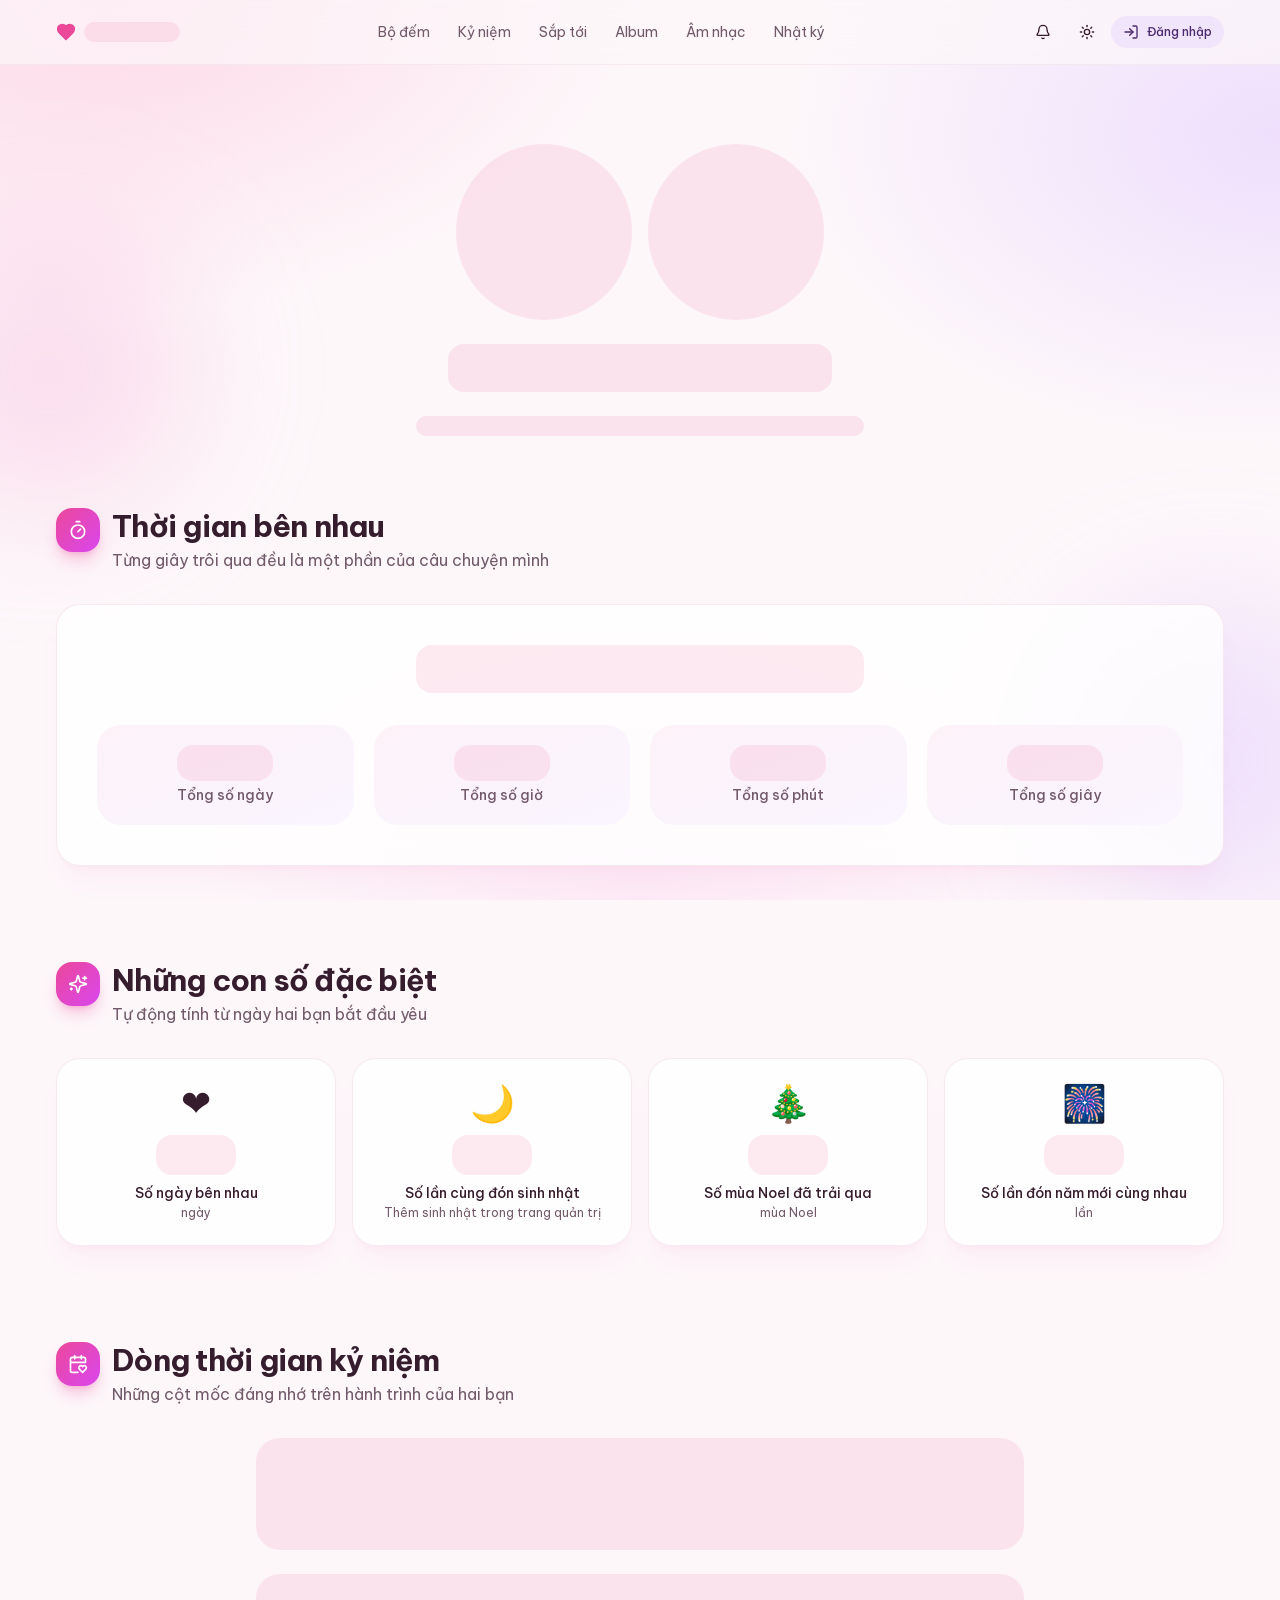
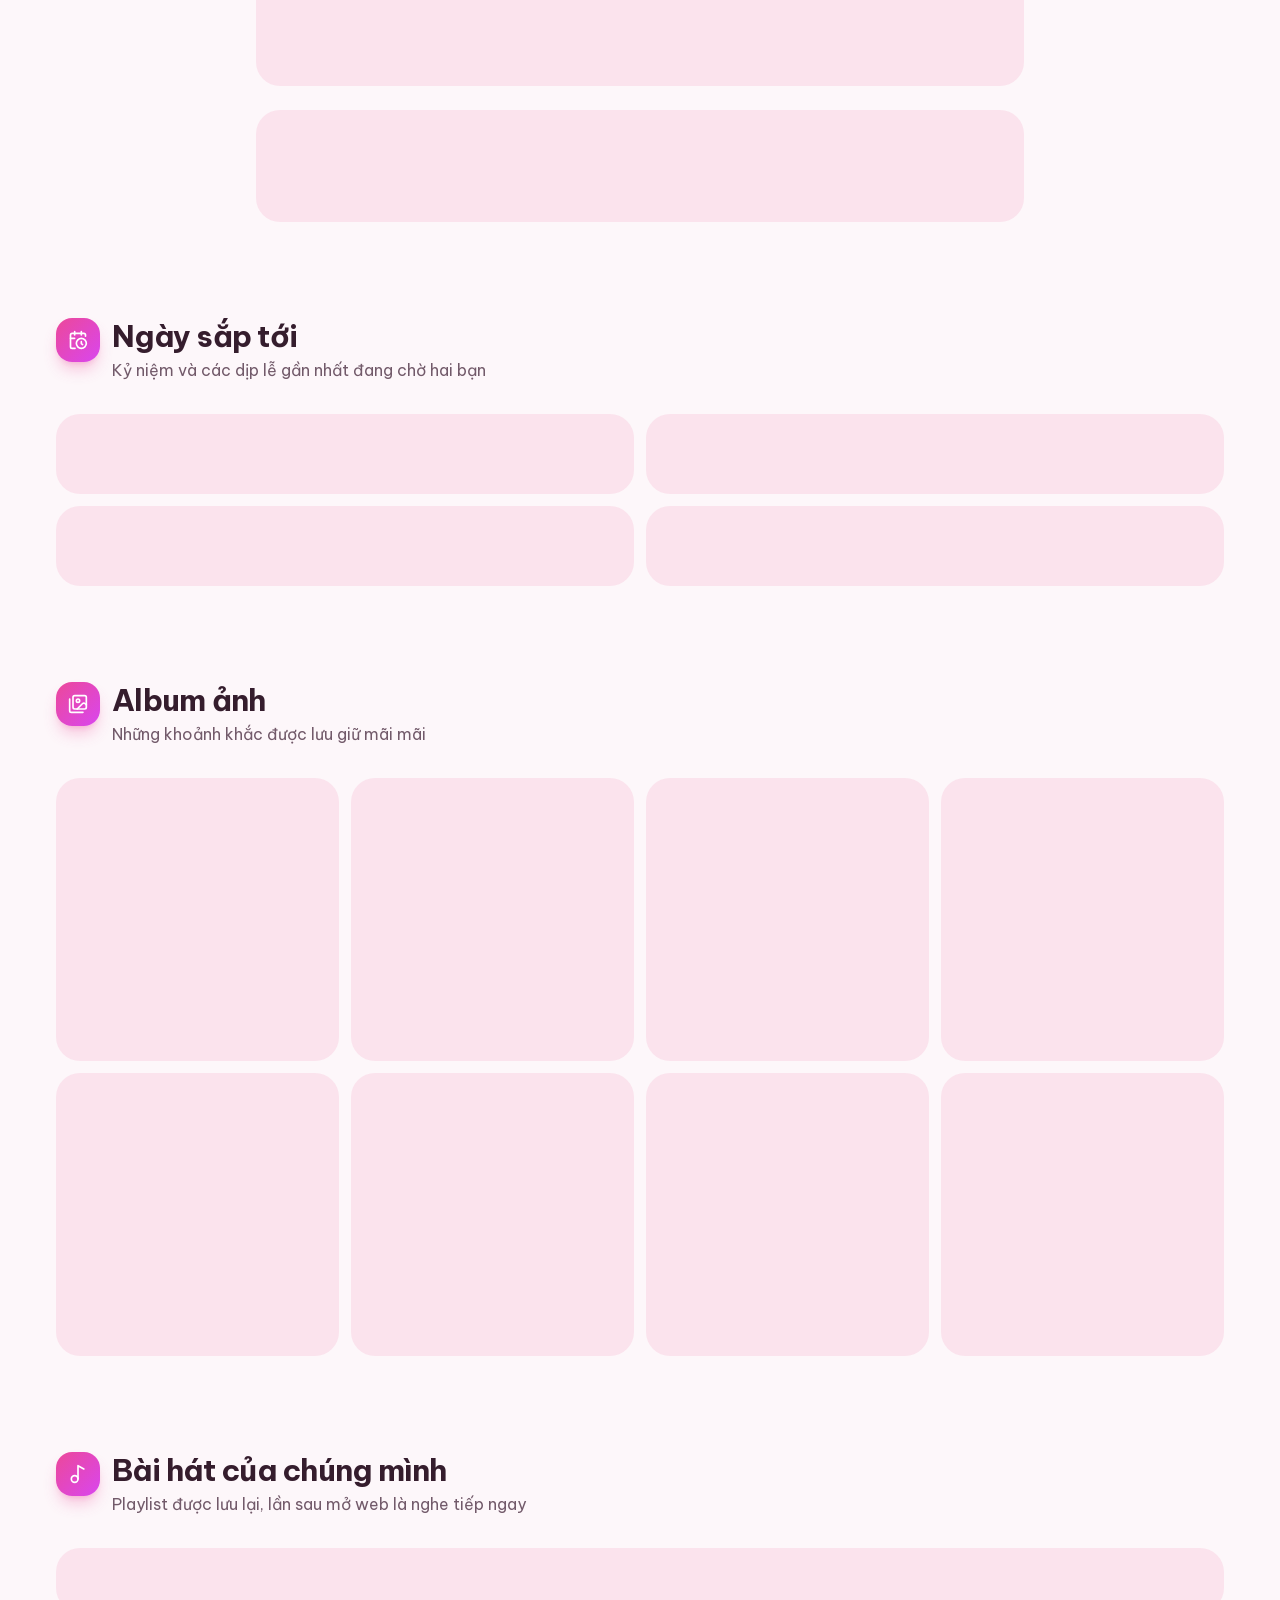
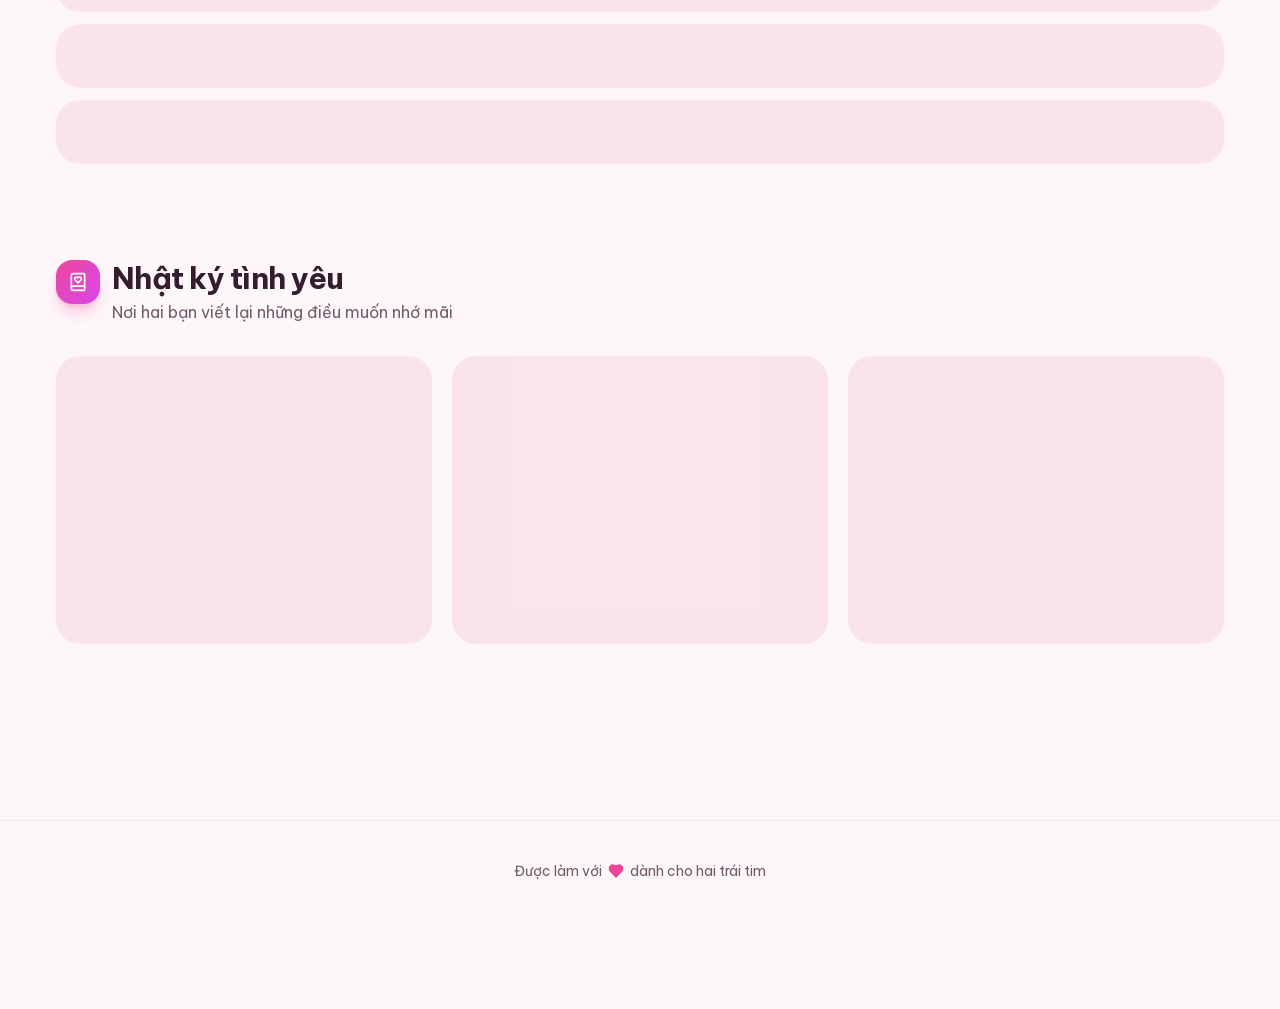
<file: index.html>
<!DOCTYPE html><!--uoDob_ZvRdjpAeoH_KGPc--><html lang="vi" class="__variable_6d0faf __variable_8149aa"><head><meta charSet="utf-8"/><meta name="viewport" content="width=device-width, initial-scale=1"/><link rel="stylesheet" href="/_next/static/css/051e83f7795ea4bc.css" data-precedence="next"/><link rel="preload" as="script" fetchPriority="low" href="/_next/static/chunks/webpack-a908bea2ae0d6012.js"/><script src="/_next/static/chunks/4bd1b696-c023c6e3521b1417.js" async=""></script><script src="/_next/static/chunks/255-09fb0d129bb12f51.js" async=""></script><script src="/_next/static/chunks/main-app-3d567fc9f764b488.js" async=""></script><script src="/_next/static/chunks/44530001-6a14ce924906b4cd.js" async=""></script><script src="/_next/static/chunks/545-3b29d9e974eccf56.js" async=""></script><script src="/_next/static/chunks/82-1ed20d29b1942eb7.js" async=""></script><script src="/_next/static/chunks/146-676a3ccfbc1ae2bc.js" async=""></script><script src="/_next/static/chunks/619-9168df9c2a29b74b.js" async=""></script><script src="/_next/static/chunks/848-14072fbcd5449dd8.js" async=""></script><script src="/_next/static/chunks/577-89d31c0e419f32e5.js" async=""></script><script src="/_next/static/chunks/531-cd89e9d6afe585ce.js" async=""></script><script src="/_next/static/chunks/app/layout-2a44fe46a2966924.js" async=""></script><script src="/_next/static/chunks/app/error-6f0ba57e7aeb6a8e.js" async=""></script><script src="/_next/static/chunks/app/not-found-c13239a4c99b8b50.js" async=""></script><script src="/_next/static/chunks/269-0a876ef532975222.js" async=""></script><script src="/_next/static/chunks/583-d622b06c8421e267.js" async=""></script><script src="/_next/static/chunks/app/page-93a877b13f9a6d4b.js" async=""></script><meta name="theme-color" media="(prefers-color-scheme: light)" content="#fdf2f8"/><meta name="theme-color" media="(prefers-color-scheme: dark)" content="#14101c"/><title>Couple Love Counter - Đếm ngày yêu nhau</title><meta name="description" content="Website dành cho các cặp đôi: đếm ngày yêu nhau theo thời gian thực, lưu giữ kỷ niệm, album ảnh, playlist và nhật ký tình yêu."/><meta name="application-name" content="Couple Love Counter"/><meta name="keywords" content="đếm ngày yêu nhau,love counter,kỷ niệm tình yêu,album ảnh cặp đôi,nhật ký tình yêu"/><meta name="robots" content="index, follow"/><link rel="canonical" href="https://khaitrang.click/"/><meta property="og:title" content="Couple Love Counter - Đếm ngày yêu nhau"/><meta property="og:description" content="Website dành cho các cặp đôi: đếm ngày yêu nhau theo thời gian thực, lưu giữ kỷ niệm, album ảnh, playlist và nhật ký tình yêu."/><meta property="og:url" content="https://khaitrang.click/"/><meta property="og:site_name" content="Couple Love Counter"/><meta property="og:locale" content="vi_VN"/><meta property="og:type" content="website"/><meta name="twitter:card" content="summary"/><meta name="twitter:title" content="Couple Love Counter - Đếm ngày yêu nhau"/><meta name="twitter:description" content="Website dành cho các cặp đôi: đếm ngày yêu nhau theo thời gian thực, lưu giữ kỷ niệm, album ảnh, playlist và nhật ký tình yêu."/><link rel="icon" href="/icon.svg?c6a1fd4ae6cc5571" type="image/svg+xml" sizes="any"/><script src="/_next/static/chunks/polyfills-42372ed130431b0a.js" noModule=""></script></head><body class="min-h-screen font-sans antialiased"><div hidden=""><!--$--><!--/$--></div><script>((a,b,c,d,e,f,g,h)=>{let i=document.documentElement,j=["light","dark"];function k(b){var c;(Array.isArray(a)?a:[a]).forEach(a=>{let c="class"===a,d=c&&f?e.map(a=>f[a]||a):e;c?(i.classList.remove(...d),i.classList.add(f&&f[b]?f[b]:b)):i.setAttribute(a,b)}),c=b,h&&j.includes(c)&&(i.style.colorScheme=c)}if(d)k(d);else try{let a=localStorage.getItem(b)||c,d=g&&"system"===a?window.matchMedia("(prefers-color-scheme: dark)").matches?"dark":"light":a;k(d)}catch(a){}})("class","theme","system",null,["light","dark"],null,true,true)</script><div class="app-bg" aria-hidden="true"></div><div class="pointer-events-none fixed inset-0 -z-10 overflow-hidden" aria-hidden="true"><div class="absolute -left-24 top-1/4 size-72 animate-float rounded-full bg-pink-300/30 blur-3xl dark:bg-pink-600/15"></div><div class="absolute -right-24 top-2/3 size-80 animate-float-slow rounded-full bg-purple-300/30 blur-3xl dark:bg-purple-600/15"></div></div><header class="fixed inset-x-0 top-0 z-50 border-b border-border/50 bg-background/70 backdrop-blur-xl"><div class="container flex h-16 items-center justify-between gap-4"><a class="flex items-center gap-2 font-semibold" aria-label="Trang chủ" href="/"><svg xmlns="http://www.w3.org/2000/svg" width="24" height="24" viewBox="0 0 24 24" fill="none" stroke="currentColor" stroke-width="2" stroke-linecap="round" stroke-linejoin="round" class="lucide lucide-heart size-5 animate-heartbeat fill-pink-500 text-pink-500"><path d="M19 14c1.49-1.46 3-3.21 3-5.5A5.5 5.5 0 0 0 16.5 3c-1.76 0-3 .5-4.5 2-1.5-1.5-2.74-2-4.5-2A5.5 5.5 0 0 0 2 8.5c0 2.3 1.5 4.05 3 5.5l7 7Z"></path></svg><div aria-hidden="true" class="animate-pulse rounded-2xl bg-primary/10 dark:bg-white/10 h-5 w-24"></div></a><nav class="hidden items-center gap-1 lg:flex" aria-label="Điều hướng chính"><a class="rounded-full px-3 py-1.5 text-sm text-muted-foreground transition-colors hover:bg-accent hover:text-accent-foreground" href="/#counter">Bộ đếm</a><a class="rounded-full px-3 py-1.5 text-sm text-muted-foreground transition-colors hover:bg-accent hover:text-accent-foreground" href="/#timeline">Kỷ niệm</a><a class="rounded-full px-3 py-1.5 text-sm text-muted-foreground transition-colors hover:bg-accent hover:text-accent-foreground" href="/#upcoming">Sắp tới</a><a class="rounded-full px-3 py-1.5 text-sm text-muted-foreground transition-colors hover:bg-accent hover:text-accent-foreground" href="/#album">Album</a><a class="rounded-full px-3 py-1.5 text-sm text-muted-foreground transition-colors hover:bg-accent hover:text-accent-foreground" href="/#music">Âm nhạc</a><a class="rounded-full px-3 py-1.5 text-sm text-muted-foreground transition-colors hover:bg-accent hover:text-accent-foreground" href="/#diary">Nhật ký</a></nav><div class="flex items-center gap-1"><button class="inline-flex items-center justify-center gap-2 whitespace-nowrap rounded-full text-sm font-medium transition-all focus-visible:outline-none focus-visible:ring-2 focus-visible:ring-ring focus-visible:ring-offset-2 focus-visible:ring-offset-background disabled:pointer-events-none disabled:opacity-50 [&amp;_svg]:pointer-events-none [&amp;_svg]:size-4 [&amp;_svg]:shrink-0 hover:bg-accent hover:text-accent-foreground size-10" aria-label="Tắt thông báo" title="Tắt thông báo"><svg xmlns="http://www.w3.org/2000/svg" width="24" height="24" viewBox="0 0 24 24" fill="none" stroke="currentColor" stroke-width="2" stroke-linecap="round" stroke-linejoin="round" class="lucide lucide-bell"><path d="M10.268 21a2 2 0 0 0 3.464 0"></path><path d="M3.262 15.326A1 1 0 0 0 4 17h16a1 1 0 0 0 .74-1.673C19.41 13.956 18 12.499 18 8A6 6 0 0 0 6 8c0 4.499-1.411 5.956-2.738 7.326"></path></svg></button><button class="inline-flex items-center justify-center gap-2 whitespace-nowrap rounded-full text-sm font-medium transition-all focus-visible:outline-none focus-visible:ring-2 focus-visible:ring-ring focus-visible:ring-offset-2 focus-visible:ring-offset-background disabled:pointer-events-none disabled:opacity-50 [&amp;_svg]:pointer-events-none [&amp;_svg]:size-4 [&amp;_svg]:shrink-0 hover:bg-accent hover:text-accent-foreground size-10" aria-label="Đổi giao diện sáng/tối" title="Đổi giao diện sáng/tối"><svg xmlns="http://www.w3.org/2000/svg" width="24" height="24" viewBox="0 0 24 24" fill="none" stroke="currentColor" stroke-width="2" stroke-linecap="round" stroke-linejoin="round" class="lucide lucide-sun dark:hidden"><circle cx="12" cy="12" r="4"></circle><path d="M12 2v2"></path><path d="M12 20v2"></path><path d="m4.93 4.93 1.41 1.41"></path><path d="m17.66 17.66 1.41 1.41"></path><path d="M2 12h2"></path><path d="M20 12h2"></path><path d="m6.34 17.66-1.41 1.41"></path><path d="m19.07 4.93-1.41 1.41"></path></svg><svg xmlns="http://www.w3.org/2000/svg" width="24" height="24" viewBox="0 0 24 24" fill="none" stroke="currentColor" stroke-width="2" stroke-linecap="round" stroke-linejoin="round" class="lucide lucide-moon hidden dark:block"><path d="M12 3a6 6 0 0 0 9 9 9 9 0 1 1-9-9Z"></path></svg></button><a class="items-center justify-center gap-2 whitespace-nowrap rounded-full font-medium transition-all focus-visible:outline-none focus-visible:ring-2 focus-visible:ring-ring focus-visible:ring-offset-2 focus-visible:ring-offset-background disabled:pointer-events-none disabled:opacity-50 [&amp;_svg]:pointer-events-none [&amp;_svg]:size-4 [&amp;_svg]:shrink-0 bg-secondary text-secondary-foreground hover:bg-secondary/70 h-8 px-3 text-xs hidden sm:inline-flex" href="/login/"><svg xmlns="http://www.w3.org/2000/svg" width="24" height="24" viewBox="0 0 24 24" fill="none" stroke="currentColor" stroke-width="2" stroke-linecap="round" stroke-linejoin="round" class="lucide lucide-log-in"><path d="M15 3h4a2 2 0 0 1 2 2v14a2 2 0 0 1-2 2h-4"></path><polyline points="10 17 15 12 10 7"></polyline><line x1="15" x2="3" y1="12" y2="12"></line></svg> Đăng nhập</a><button class="inline-flex items-center justify-center gap-2 whitespace-nowrap rounded-full text-sm font-medium transition-all focus-visible:outline-none focus-visible:ring-2 focus-visible:ring-ring focus-visible:ring-offset-2 focus-visible:ring-offset-background disabled:pointer-events-none disabled:opacity-50 [&amp;_svg]:pointer-events-none [&amp;_svg]:size-4 [&amp;_svg]:shrink-0 hover:bg-accent hover:text-accent-foreground size-10 lg:hidden" aria-label="Mở menu" aria-expanded="false"><svg xmlns="http://www.w3.org/2000/svg" width="24" height="24" viewBox="0 0 24 24" fill="none" stroke="currentColor" stroke-width="2" stroke-linecap="round" stroke-linejoin="round" class="lucide lucide-menu"><line x1="4" x2="20" y1="12" y2="12"></line><line x1="4" x2="20" y1="6" y2="6"></line><line x1="4" x2="20" y1="18" y2="18"></line></svg></button></div></div></header><main><script type="application/ld+json">{"@context":"https://schema.org","@type":"WebSite","name":"Couple Love Counter","url":"https://khaitrang.click","inLanguage":"vi-VN","description":"Đếm ngày yêu nhau, lưu giữ kỷ niệm, album ảnh và nhật ký tình yêu dành cho các cặp đôi."}</script><div class="container pb-32"><section class="relative overflow-hidden pb-6 pt-28 text-center md:pt-36" aria-labelledby="hero-title"><div class="pointer-events-none absolute inset-0" aria-hidden="true"><span class="absolute bottom-0 text-pink-400/70" style="left:8%;opacity:0;transform:none"><svg xmlns="http://www.w3.org/2000/svg" width="24" height="24" viewBox="0 0 24 24" fill="none" stroke="currentColor" stroke-width="2" stroke-linecap="round" stroke-linejoin="round" class="lucide lucide-heart fill-current" style="width:14px;height:14px"><path d="M19 14c1.49-1.46 3-3.21 3-5.5A5.5 5.5 0 0 0 16.5 3c-1.76 0-3 .5-4.5 2-1.5-1.5-2.74-2-4.5-2A5.5 5.5 0 0 0 2 8.5c0 2.3 1.5 4.05 3 5.5l7 7Z"></path></svg></span><span class="absolute bottom-0 text-pink-400/70" style="left:45%;opacity:0;transform:none"><svg xmlns="http://www.w3.org/2000/svg" width="24" height="24" viewBox="0 0 24 24" fill="none" stroke="currentColor" stroke-width="2" stroke-linecap="round" stroke-linejoin="round" class="lucide lucide-heart fill-current" style="width:20px;height:20px"><path d="M19 14c1.49-1.46 3-3.21 3-5.5A5.5 5.5 0 0 0 16.5 3c-1.76 0-3 .5-4.5 2-1.5-1.5-2.74-2-4.5-2A5.5 5.5 0 0 0 2 8.5c0 2.3 1.5 4.05 3 5.5l7 7Z"></path></svg></span><span class="absolute bottom-0 text-pink-400/70" style="left:82%;opacity:0;transform:none"><svg xmlns="http://www.w3.org/2000/svg" width="24" height="24" viewBox="0 0 24 24" fill="none" stroke="currentColor" stroke-width="2" stroke-linecap="round" stroke-linejoin="round" class="lucide lucide-heart fill-current" style="width:26px;height:26px"><path d="M19 14c1.49-1.46 3-3.21 3-5.5A5.5 5.5 0 0 0 16.5 3c-1.76 0-3 .5-4.5 2-1.5-1.5-2.74-2-4.5-2A5.5 5.5 0 0 0 2 8.5c0 2.3 1.5 4.05 3 5.5l7 7Z"></path></svg></span><span class="absolute bottom-0 text-pink-400/70" style="left:23%;opacity:0;transform:none"><svg xmlns="http://www.w3.org/2000/svg" width="24" height="24" viewBox="0 0 24 24" fill="none" stroke="currentColor" stroke-width="2" stroke-linecap="round" stroke-linejoin="round" class="lucide lucide-heart fill-current" style="width:32px;height:32px"><path d="M19 14c1.49-1.46 3-3.21 3-5.5A5.5 5.5 0 0 0 16.5 3c-1.76 0-3 .5-4.5 2-1.5-1.5-2.74-2-4.5-2A5.5 5.5 0 0 0 2 8.5c0 2.3 1.5 4.05 3 5.5l7 7Z"></path></svg></span><span class="absolute bottom-0 text-pink-400/70" style="left:60%;opacity:0;transform:none"><svg xmlns="http://www.w3.org/2000/svg" width="24" height="24" viewBox="0 0 24 24" fill="none" stroke="currentColor" stroke-width="2" stroke-linecap="round" stroke-linejoin="round" class="lucide lucide-heart fill-current" style="width:14px;height:14px"><path d="M19 14c1.49-1.46 3-3.21 3-5.5A5.5 5.5 0 0 0 16.5 3c-1.76 0-3 .5-4.5 2-1.5-1.5-2.74-2-4.5-2A5.5 5.5 0 0 0 2 8.5c0 2.3 1.5 4.05 3 5.5l7 7Z"></path></svg></span><span class="absolute bottom-0 text-pink-400/70" style="left:1%;opacity:0;transform:none"><svg xmlns="http://www.w3.org/2000/svg" width="24" height="24" viewBox="0 0 24 24" fill="none" stroke="currentColor" stroke-width="2" stroke-linecap="round" stroke-linejoin="round" class="lucide lucide-heart fill-current" style="width:20px;height:20px"><path d="M19 14c1.49-1.46 3-3.21 3-5.5A5.5 5.5 0 0 0 16.5 3c-1.76 0-3 .5-4.5 2-1.5-1.5-2.74-2-4.5-2A5.5 5.5 0 0 0 2 8.5c0 2.3 1.5 4.05 3 5.5l7 7Z"></path></svg></span><span class="absolute bottom-0 text-pink-400/70" style="left:38%;opacity:0;transform:none"><svg xmlns="http://www.w3.org/2000/svg" width="24" height="24" viewBox="0 0 24 24" fill="none" stroke="currentColor" stroke-width="2" stroke-linecap="round" stroke-linejoin="round" class="lucide lucide-heart fill-current" style="width:26px;height:26px"><path d="M19 14c1.49-1.46 3-3.21 3-5.5A5.5 5.5 0 0 0 16.5 3c-1.76 0-3 .5-4.5 2-1.5-1.5-2.74-2-4.5-2A5.5 5.5 0 0 0 2 8.5c0 2.3 1.5 4.05 3 5.5l7 7Z"></path></svg></span><span class="absolute bottom-0 text-pink-400/70" style="left:75%;opacity:0;transform:none"><svg xmlns="http://www.w3.org/2000/svg" width="24" height="24" viewBox="0 0 24 24" fill="none" stroke="currentColor" stroke-width="2" stroke-linecap="round" stroke-linejoin="round" class="lucide lucide-heart fill-current" style="width:32px;height:32px"><path d="M19 14c1.49-1.46 3-3.21 3-5.5A5.5 5.5 0 0 0 16.5 3c-1.76 0-3 .5-4.5 2-1.5-1.5-2.74-2-4.5-2A5.5 5.5 0 0 0 2 8.5c0 2.3 1.5 4.05 3 5.5l7 7Z"></path></svg></span><span class="absolute bottom-0 text-pink-400/70" style="left:16%;opacity:0;transform:none"><svg xmlns="http://www.w3.org/2000/svg" width="24" height="24" viewBox="0 0 24 24" fill="none" stroke="currentColor" stroke-width="2" stroke-linecap="round" stroke-linejoin="round" class="lucide lucide-heart fill-current" style="width:14px;height:14px"><path d="M19 14c1.49-1.46 3-3.21 3-5.5A5.5 5.5 0 0 0 16.5 3c-1.76 0-3 .5-4.5 2-1.5-1.5-2.74-2-4.5-2A5.5 5.5 0 0 0 2 8.5c0 2.3 1.5 4.05 3 5.5l7 7Z"></path></svg></span><span class="absolute bottom-0 text-pink-400/70" style="left:53%;opacity:0;transform:none"><svg xmlns="http://www.w3.org/2000/svg" width="24" height="24" viewBox="0 0 24 24" fill="none" stroke="currentColor" stroke-width="2" stroke-linecap="round" stroke-linejoin="round" class="lucide lucide-heart fill-current" style="width:20px;height:20px"><path d="M19 14c1.49-1.46 3-3.21 3-5.5A5.5 5.5 0 0 0 16.5 3c-1.76 0-3 .5-4.5 2-1.5-1.5-2.74-2-4.5-2A5.5 5.5 0 0 0 2 8.5c0 2.3 1.5 4.05 3 5.5l7 7Z"></path></svg></span></div><div class="relative"><div class="flex flex-col items-center gap-6"><div class="flex items-center gap-4"><div aria-hidden="true" class="animate-pulse bg-primary/10 dark:bg-white/10 size-32 rounded-full sm:size-44"></div><div aria-hidden="true" class="animate-pulse bg-primary/10 dark:bg-white/10 size-32 rounded-full sm:size-44"></div></div><div aria-hidden="true" class="animate-pulse rounded-2xl bg-primary/10 dark:bg-white/10 h-12 w-64 sm:w-96"></div><div aria-hidden="true" class="animate-pulse rounded-2xl bg-primary/10 dark:bg-white/10 h-5 w-72 sm:w-[28rem]"></div></div></div></section><section id="counter" class="scroll-mt-24 py-8 md:py-12" style="opacity:0;transform:translateY(24px)"><div class="mb-8 flex flex-col gap-4 sm:flex-row sm:items-end sm:justify-between"><div class="flex items-start gap-3"><span class="grid size-11 shrink-0 place-items-center rounded-2xl bg-gradient-to-br from-pink-500 to-fuchsia-500 text-white shadow-lg shadow-pink-500/30"><svg xmlns="http://www.w3.org/2000/svg" width="24" height="24" viewBox="0 0 24 24" fill="none" stroke="currentColor" stroke-width="2" stroke-linecap="round" stroke-linejoin="round" class="lucide lucide-timer size-5"><line x1="10" x2="14" y1="2" y2="2"></line><line x1="12" x2="15" y1="14" y2="11"></line><circle cx="12" cy="14" r="8"></circle></svg></span><div><h2 class="text-2xl font-bold tracking-tight md:text-3xl">Thời gian bên nhau</h2><p class="mt-1 text-sm text-muted-foreground md:text-base">Từng giây trôi qua đều là một phần của câu chuyện mình</p></div></div></div><div class="rounded-3xl border border-border/60 bg-card/80 text-card-foreground shadow-xl shadow-pink-500/5 backdrop-blur-md p-6 md:p-10"><div class="text-center"><div aria-hidden="true" class="animate-pulse rounded-2xl bg-primary/10 dark:bg-white/10 mx-auto h-12 w-72 md:w-[28rem]"></div></div><dl class="mt-8 grid grid-cols-2 gap-3 md:grid-cols-4 md:gap-5"><div class="rounded-3xl bg-gradient-to-br from-pink-50 to-purple-50 p-5 text-center dark:from-pink-950/40 dark:to-purple-950/40"><dd class="text-3xl font-bold tabular-nums text-primary md:text-4xl"><div aria-hidden="true" class="animate-pulse rounded-2xl bg-primary/10 dark:bg-white/10 mx-auto h-9 w-24"></div></dd><dt class="mt-1 text-sm font-medium text-muted-foreground">Tổng số <!-- -->ngày</dt></div><div class="rounded-3xl bg-gradient-to-br from-pink-50 to-purple-50 p-5 text-center dark:from-pink-950/40 dark:to-purple-950/40"><dd class="text-3xl font-bold tabular-nums text-primary md:text-4xl"><div aria-hidden="true" class="animate-pulse rounded-2xl bg-primary/10 dark:bg-white/10 mx-auto h-9 w-24"></div></dd><dt class="mt-1 text-sm font-medium text-muted-foreground">Tổng số <!-- -->giờ</dt></div><div class="rounded-3xl bg-gradient-to-br from-pink-50 to-purple-50 p-5 text-center dark:from-pink-950/40 dark:to-purple-950/40"><dd class="text-3xl font-bold tabular-nums text-primary md:text-4xl"><div aria-hidden="true" class="animate-pulse rounded-2xl bg-primary/10 dark:bg-white/10 mx-auto h-9 w-24"></div></dd><dt class="mt-1 text-sm font-medium text-muted-foreground">Tổng số <!-- -->phút</dt></div><div class="rounded-3xl bg-gradient-to-br from-pink-50 to-purple-50 p-5 text-center dark:from-pink-950/40 dark:to-purple-950/40"><dd class="text-3xl font-bold tabular-nums text-primary md:text-4xl"><div aria-hidden="true" class="animate-pulse rounded-2xl bg-primary/10 dark:bg-white/10 mx-auto h-9 w-24"></div></dd><dt class="mt-1 text-sm font-medium text-muted-foreground">Tổng số <!-- -->giây</dt></div></dl></div></section><section class="scroll-mt-24 py-8 md:py-12" style="opacity:0;transform:translateY(24px)"><div class="mb-8 flex flex-col gap-4 sm:flex-row sm:items-end sm:justify-between"><div class="flex items-start gap-3"><span class="grid size-11 shrink-0 place-items-center rounded-2xl bg-gradient-to-br from-pink-500 to-fuchsia-500 text-white shadow-lg shadow-pink-500/30"><svg xmlns="http://www.w3.org/2000/svg" width="24" height="24" viewBox="0 0 24 24" fill="none" stroke="currentColor" stroke-width="2" stroke-linecap="round" stroke-linejoin="round" class="lucide lucide-sparkles size-5"><path d="M9.937 15.5A2 2 0 0 0 8.5 14.063l-6.135-1.582a.5.5 0 0 1 0-.962L8.5 9.936A2 2 0 0 0 9.937 8.5l1.582-6.135a.5.5 0 0 1 .963 0L14.063 8.5A2 2 0 0 0 15.5 9.937l6.135 1.581a.5.5 0 0 1 0 .964L15.5 14.063a2 2 0 0 0-1.437 1.437l-1.582 6.135a.5.5 0 0 1-.963 0z"></path><path d="M20 3v4"></path><path d="M22 5h-4"></path><path d="M4 17v2"></path><path d="M5 18H3"></path></svg></span><div><h2 class="text-2xl font-bold tracking-tight md:text-3xl">Những con số đặc biệt</h2><p class="mt-1 text-sm text-muted-foreground md:text-base">Tự động tính từ ngày hai bạn bắt đầu yêu</p></div></div></div><div class="grid grid-cols-1 gap-4 sm:grid-cols-2 lg:grid-cols-4"><div class="rounded-3xl border border-border/60 bg-card/80 text-card-foreground shadow-xl shadow-pink-500/5 backdrop-blur-md p-6 text-center transition-transform hover:-translate-y-1"><div class="text-4xl" aria-hidden="true">❤️</div><div class="mt-3 text-4xl font-bold tabular-nums text-primary"><div aria-hidden="true" class="animate-pulse rounded-2xl bg-primary/10 dark:bg-white/10 mx-auto h-10 w-20"></div></div><p class="mt-2 text-sm font-medium">Số ngày bên nhau</p><p class="mt-0.5 text-xs text-muted-foreground">ngày</p></div><div class="rounded-3xl border border-border/60 bg-card/80 text-card-foreground shadow-xl shadow-pink-500/5 backdrop-blur-md p-6 text-center transition-transform hover:-translate-y-1"><div class="text-4xl" aria-hidden="true">🌙</div><div class="mt-3 text-4xl font-bold tabular-nums text-primary"><div aria-hidden="true" class="animate-pulse rounded-2xl bg-primary/10 dark:bg-white/10 mx-auto h-10 w-20"></div></div><p class="mt-2 text-sm font-medium">Số lần cùng đón sinh nhật</p><p class="mt-0.5 text-xs text-muted-foreground">Thêm sinh nhật trong trang quản trị</p></div><div class="rounded-3xl border border-border/60 bg-card/80 text-card-foreground shadow-xl shadow-pink-500/5 backdrop-blur-md p-6 text-center transition-transform hover:-translate-y-1"><div class="text-4xl" aria-hidden="true">🎄</div><div class="mt-3 text-4xl font-bold tabular-nums text-primary"><div aria-hidden="true" class="animate-pulse rounded-2xl bg-primary/10 dark:bg-white/10 mx-auto h-10 w-20"></div></div><p class="mt-2 text-sm font-medium">Số mùa Noel đã trải qua</p><p class="mt-0.5 text-xs text-muted-foreground">mùa Noel</p></div><div class="rounded-3xl border border-border/60 bg-card/80 text-card-foreground shadow-xl shadow-pink-500/5 backdrop-blur-md p-6 text-center transition-transform hover:-translate-y-1"><div class="text-4xl" aria-hidden="true">🎆</div><div class="mt-3 text-4xl font-bold tabular-nums text-primary"><div aria-hidden="true" class="animate-pulse rounded-2xl bg-primary/10 dark:bg-white/10 mx-auto h-10 w-20"></div></div><p class="mt-2 text-sm font-medium">Số lần đón năm mới cùng nhau</p><p class="mt-0.5 text-xs text-muted-foreground">lần</p></div></div></section><section id="timeline" class="scroll-mt-24 py-8 md:py-12" style="opacity:0;transform:translateY(24px)"><div class="mb-8 flex flex-col gap-4 sm:flex-row sm:items-end sm:justify-between"><div class="flex items-start gap-3"><span class="grid size-11 shrink-0 place-items-center rounded-2xl bg-gradient-to-br from-pink-500 to-fuchsia-500 text-white shadow-lg shadow-pink-500/30"><svg xmlns="http://www.w3.org/2000/svg" width="24" height="24" viewBox="0 0 24 24" fill="none" stroke="currentColor" stroke-width="2" stroke-linecap="round" stroke-linejoin="round" class="lucide lucide-calendar-heart size-5"><path d="M3 10h18V6a2 2 0 0 0-2-2H5a2 2 0 0 0-2 2v14a2 2 0 0 0 2 2h7"></path><path d="M8 2v4"></path><path d="M16 2v4"></path><path d="M21.29 14.7a2.43 2.43 0 0 0-2.65-.52c-.3.12-.57.3-.8.53l-.34.34-.35-.34a2.43 2.43 0 0 0-2.65-.53c-.3.12-.56.3-.79.53-.95.94-1 2.53.2 3.74L17.5 22l3.6-3.55c1.2-1.21 1.14-2.8.19-3.74Z"></path></svg></span><div><h2 class="text-2xl font-bold tracking-tight md:text-3xl">Dòng thời gian kỷ niệm</h2><p class="mt-1 text-sm text-muted-foreground md:text-base">Những cột mốc đáng nhớ trên hành trình của hai bạn</p></div></div></div><div class="mx-auto max-w-3xl space-y-6"><div aria-hidden="true" class="animate-pulse bg-primary/10 dark:bg-white/10 h-28 w-full rounded-3xl"></div><div aria-hidden="true" class="animate-pulse bg-primary/10 dark:bg-white/10 h-28 w-full rounded-3xl"></div><div aria-hidden="true" class="animate-pulse bg-primary/10 dark:bg-white/10 h-28 w-full rounded-3xl"></div></div></section><section id="upcoming" class="scroll-mt-24 py-8 md:py-12" style="opacity:0;transform:translateY(24px)"><div class="mb-8 flex flex-col gap-4 sm:flex-row sm:items-end sm:justify-between"><div class="flex items-start gap-3"><span class="grid size-11 shrink-0 place-items-center rounded-2xl bg-gradient-to-br from-pink-500 to-fuchsia-500 text-white shadow-lg shadow-pink-500/30"><svg xmlns="http://www.w3.org/2000/svg" width="24" height="24" viewBox="0 0 24 24" fill="none" stroke="currentColor" stroke-width="2" stroke-linecap="round" stroke-linejoin="round" class="lucide lucide-calendar-clock size-5"><path d="M21 7.5V6a2 2 0 0 0-2-2H5a2 2 0 0 0-2 2v14a2 2 0 0 0 2 2h3.5"></path><path d="M16 2v4"></path><path d="M8 2v4"></path><path d="M3 10h5"></path><path d="M17.5 17.5 16 16.3V14"></path><circle cx="16" cy="16" r="6"></circle></svg></span><div><h2 class="text-2xl font-bold tracking-tight md:text-3xl">Ngày sắp tới</h2><p class="mt-1 text-sm text-muted-foreground md:text-base">Kỷ niệm và các dịp lễ gần nhất đang chờ hai bạn</p></div></div></div><div class="grid gap-3 md:grid-cols-2"><div aria-hidden="true" class="animate-pulse bg-primary/10 dark:bg-white/10 h-20 rounded-3xl"></div><div aria-hidden="true" class="animate-pulse bg-primary/10 dark:bg-white/10 h-20 rounded-3xl"></div><div aria-hidden="true" class="animate-pulse bg-primary/10 dark:bg-white/10 h-20 rounded-3xl"></div><div aria-hidden="true" class="animate-pulse bg-primary/10 dark:bg-white/10 h-20 rounded-3xl"></div></div></section><section id="album" class="scroll-mt-24 py-8 md:py-12" style="opacity:0;transform:translateY(24px)"><div class="mb-8 flex flex-col gap-4 sm:flex-row sm:items-end sm:justify-between"><div class="flex items-start gap-3"><span class="grid size-11 shrink-0 place-items-center rounded-2xl bg-gradient-to-br from-pink-500 to-fuchsia-500 text-white shadow-lg shadow-pink-500/30"><svg xmlns="http://www.w3.org/2000/svg" width="24" height="24" viewBox="0 0 24 24" fill="none" stroke="currentColor" stroke-width="2" stroke-linecap="round" stroke-linejoin="round" class="lucide lucide-images size-5"><path d="M18 22H4a2 2 0 0 1-2-2V6"></path><path d="m22 13-1.296-1.296a2.41 2.41 0 0 0-3.408 0L11 18"></path><circle cx="12" cy="8" r="2"></circle><rect width="16" height="16" x="6" y="2" rx="2"></rect></svg></span><div><h2 class="text-2xl font-bold tracking-tight md:text-3xl">Album ảnh</h2><p class="mt-1 text-sm text-muted-foreground md:text-base">Những khoảnh khắc được lưu giữ mãi mãi</p></div></div></div><div class="grid grid-cols-2 gap-3 md:grid-cols-3 lg:grid-cols-4"><div aria-hidden="true" class="animate-pulse bg-primary/10 dark:bg-white/10 aspect-square rounded-3xl"></div><div aria-hidden="true" class="animate-pulse bg-primary/10 dark:bg-white/10 aspect-square rounded-3xl"></div><div aria-hidden="true" class="animate-pulse bg-primary/10 dark:bg-white/10 aspect-square rounded-3xl"></div><div aria-hidden="true" class="animate-pulse bg-primary/10 dark:bg-white/10 aspect-square rounded-3xl"></div><div aria-hidden="true" class="animate-pulse bg-primary/10 dark:bg-white/10 aspect-square rounded-3xl"></div><div aria-hidden="true" class="animate-pulse bg-primary/10 dark:bg-white/10 aspect-square rounded-3xl"></div><div aria-hidden="true" class="animate-pulse bg-primary/10 dark:bg-white/10 aspect-square rounded-3xl"></div><div aria-hidden="true" class="animate-pulse bg-primary/10 dark:bg-white/10 aspect-square rounded-3xl"></div></div></section><section id="music" class="scroll-mt-24 py-8 md:py-12" style="opacity:0;transform:translateY(24px)"><div class="mb-8 flex flex-col gap-4 sm:flex-row sm:items-end sm:justify-between"><div class="flex items-start gap-3"><span class="grid size-11 shrink-0 place-items-center rounded-2xl bg-gradient-to-br from-pink-500 to-fuchsia-500 text-white shadow-lg shadow-pink-500/30"><svg xmlns="http://www.w3.org/2000/svg" width="24" height="24" viewBox="0 0 24 24" fill="none" stroke="currentColor" stroke-width="2" stroke-linecap="round" stroke-linejoin="round" class="lucide lucide-music2 size-5"><circle cx="8" cy="18" r="4"></circle><path d="M12 18V2l7 4"></path></svg></span><div><h2 class="text-2xl font-bold tracking-tight md:text-3xl">Bài hát của chúng mình</h2><p class="mt-1 text-sm text-muted-foreground md:text-base">Playlist được lưu lại, lần sau mở web là nghe tiếp ngay</p></div></div></div><div class="space-y-3"><div aria-hidden="true" class="animate-pulse bg-primary/10 dark:bg-white/10 h-16 rounded-3xl"></div><div aria-hidden="true" class="animate-pulse bg-primary/10 dark:bg-white/10 h-16 rounded-3xl"></div><div aria-hidden="true" class="animate-pulse bg-primary/10 dark:bg-white/10 h-16 rounded-3xl"></div></div></section><section id="diary" class="scroll-mt-24 py-8 md:py-12" style="opacity:0;transform:translateY(24px)"><div class="mb-8 flex flex-col gap-4 sm:flex-row sm:items-end sm:justify-between"><div class="flex items-start gap-3"><span class="grid size-11 shrink-0 place-items-center rounded-2xl bg-gradient-to-br from-pink-500 to-fuchsia-500 text-white shadow-lg shadow-pink-500/30"><svg xmlns="http://www.w3.org/2000/svg" width="24" height="24" viewBox="0 0 24 24" fill="none" stroke="currentColor" stroke-width="2" stroke-linecap="round" stroke-linejoin="round" class="lucide lucide-book-heart size-5"><path d="M16 8.2A2.22 2.22 0 0 0 13.8 6c-.8 0-1.4.3-1.8.9-.4-.6-1-.9-1.8-.9A2.22 2.22 0 0 0 8 8.2c0 .6.3 1.2.7 1.6A226.652 226.652 0 0 0 12 13a404 404 0 0 0 3.3-3.1 2.413 2.413 0 0 0 .7-1.7"></path><path d="M4 19.5v-15A2.5 2.5 0 0 1 6.5 2H19a1 1 0 0 1 1 1v18a1 1 0 0 1-1 1H6.5a1 1 0 0 1 0-5H20"></path></svg></span><div><h2 class="text-2xl font-bold tracking-tight md:text-3xl">Nhật ký tình yêu</h2><p class="mt-1 text-sm text-muted-foreground md:text-base">Nơi hai bạn viết lại những điều muốn nhớ mãi</p></div></div></div><div class="grid gap-5 md:grid-cols-2 lg:grid-cols-3"><div aria-hidden="true" class="animate-pulse bg-primary/10 dark:bg-white/10 h-72 rounded-3xl"></div><div aria-hidden="true" class="animate-pulse bg-primary/10 dark:bg-white/10 h-72 rounded-3xl"></div><div aria-hidden="true" class="animate-pulse bg-primary/10 dark:bg-white/10 h-72 rounded-3xl"></div></div></section></div><!--$--><!--/$--></main><footer class="border-t border-border/50 py-10 pb-32 text-center text-sm text-muted-foreground"><p class="flex items-center justify-center gap-1.5">Được làm với <svg xmlns="http://www.w3.org/2000/svg" width="24" height="24" viewBox="0 0 24 24" fill="none" stroke="currentColor" stroke-width="2" stroke-linecap="round" stroke-linejoin="round" class="lucide lucide-heart size-4 fill-pink-500 text-pink-500"><path d="M19 14c1.49-1.46 3-3.21 3-5.5A5.5 5.5 0 0 0 16.5 3c-1.76 0-3 .5-4.5 2-1.5-1.5-2.74-2-4.5-2A5.5 5.5 0 0 0 2 8.5c0 2.3 1.5 4.05 3 5.5l7 7Z"></path></svg> dành cho hai trái tim</p></footer><section aria-label="Notifications alt+T" tabindex="-1" aria-live="polite" aria-relevant="additions text" aria-atomic="false"></section><audio preload="metadata"></audio><div class="fixed z-40 overflow-hidden rounded-3xl border border-border bg-card shadow-2xl pointer-events-none -left-[9999px] top-0 w-[22rem]" aria-hidden="true"><div class="aspect-video w-full hidden"></div></div><script src="/_next/static/chunks/webpack-a908bea2ae0d6012.js" id="_R_" async=""></script><script>(self.__next_f=self.__next_f||[]).push([0])</script><script>self.__next_f.push([1,"1:\"$Sreact.fragment\"\n2:I[1715,[\"730\",\"static/chunks/44530001-6a14ce924906b4cd.js\",\"545\",\"static/chunks/545-3b29d9e974eccf56.js\",\"82\",\"static/chunks/82-1ed20d29b1942eb7.js\",\"146\",\"static/chunks/146-676a3ccfbc1ae2bc.js\",\"619\",\"static/chunks/619-9168df9c2a29b74b.js\",\"848\",\"static/chunks/848-14072fbcd5449dd8.js\",\"577\",\"static/chunks/577-89d31c0e419f32e5.js\",\"531\",\"static/chunks/531-cd89e9d6afe585ce.js\",\"177\",\"static/chunks/app/layout-2a44fe46a2966924.js\"],\"ThemeProvider\"]\n3:I[4852,[\"730\",\"static/chunks/44530001-6a14ce924906b4cd.js\",\"545\",\"static/chunks/545-3b29d9e974eccf56.js\",\"82\",\"static/chunks/82-1ed20d29b1942eb7.js\",\"146\",\"static/chunks/146-676a3ccfbc1ae2bc.js\",\"619\",\"static/chunks/619-9168df9c2a29b74b.js\",\"848\",\"static/chunks/848-14072fbcd5449dd8.js\",\"577\",\"static/chunks/577-89d31c0e419f32e5.js\",\"531\",\"static/chunks/531-cd89e9d6afe585ce.js\",\"177\",\"static/chunks/app/layout-2a44fe46a2966924.js\"],\"AuthProvider\"]\n4:I[8923,[\"730\",\"static/chunks/44530001-6a14ce924906b4cd.js\",\"545\",\"static/chunks/545-3b29d9e974eccf56.js\",\"82\",\"static/chunks/82-1ed20d29b1942eb7.js\",\"146\",\"static/chunks/146-676a3ccfbc1ae2bc.js\",\"619\",\"static/chunks/619-9168df9c2a29b74b.js\",\"848\",\"static/chunks/848-14072fbcd5449dd8.js\",\"577\",\"static/chunks/577-89d31c0e419f32e5.js\",\"531\",\"static/chunks/531-cd89e9d6afe585ce.js\",\"177\",\"static/chunks/app/layout-2a44fe46a2966924.js\"],\"CoupleProvider\"]\n5:I[8129,[\"730\",\"static/chunks/44530001-6a14ce924906b4cd.js\",\"545\",\"static/chunks/545-3b29d9e974eccf56.js\",\"82\",\"static/chunks/82-1ed20d29b1942eb7.js\",\"146\",\"static/chunks/146-676a3ccfbc1ae2bc.js\",\"619\",\"static/chunks/619-9168df9c2a29b74b.js\",\"848\",\"static/chunks/848-14072fbcd5449dd8.js\",\"577\",\"static/chunks/577-89d31c0e419f32e5.js\",\"531\",\"static/chunks/531-cd89e9d6afe585ce.js\",\"177\",\"static/chunks/app/layout-2a44fe46a2966924.js\"],\"NotificationProvider\"]\n6:I[5827,[\"730\",\"static/chunks/44530001-6a14ce924906b4cd.js\",\"545\",\"static/chunks/545-3b29d9e974eccf56.js\",\"82\",\"static/chunks/82-1ed20d29b1942eb7.js\",\"146\",\"static/chunks/146-676a3ccfbc1ae2bc.js\",\"619\",\"static/c"])</script><script>self.__next_f.push([1,"hunks/619-9168df9c2a29b74b.js\",\"848\",\"static/chunks/848-14072fbcd5449dd8.js\",\"577\",\"static/chunks/577-89d31c0e419f32e5.js\",\"531\",\"static/chunks/531-cd89e9d6afe585ce.js\",\"177\",\"static/chunks/app/layout-2a44fe46a2966924.js\"],\"PlayerProvider\"]\n7:I[2938,[\"730\",\"static/chunks/44530001-6a14ce924906b4cd.js\",\"545\",\"static/chunks/545-3b29d9e974eccf56.js\",\"82\",\"static/chunks/82-1ed20d29b1942eb7.js\",\"146\",\"static/chunks/146-676a3ccfbc1ae2bc.js\",\"619\",\"static/chunks/619-9168df9c2a29b74b.js\",\"848\",\"static/chunks/848-14072fbcd5449dd8.js\",\"577\",\"static/chunks/577-89d31c0e419f32e5.js\",\"531\",\"static/chunks/531-cd89e9d6afe585ce.js\",\"177\",\"static/chunks/app/layout-2a44fe46a2966924.js\"],\"SiteHeader\"]\n8:I[9766,[],\"\"]\n9:I[9520,[\"545\",\"static/chunks/545-3b29d9e974eccf56.js\",\"39\",\"static/chunks/app/error-6f0ba57e7aeb6a8e.js\"],\"default\"]\na:I[8924,[],\"\"]\nb:I[2619,[\"619\",\"static/chunks/619-9168df9c2a29b74b.js\",\"345\",\"static/chunks/app/not-found-c13239a4c99b8b50.js\"],\"\"]\nc:I[1783,[\"730\",\"static/chunks/44530001-6a14ce924906b4cd.js\",\"545\",\"static/chunks/545-3b29d9e974eccf56.js\",\"82\",\"static/chunks/82-1ed20d29b1942eb7.js\",\"146\",\"static/chunks/146-676a3ccfbc1ae2bc.js\",\"619\",\"static/chunks/619-9168df9c2a29b74b.js\",\"848\",\"static/chunks/848-14072fbcd5449dd8.js\",\"577\",\"static/chunks/577-89d31c0e419f32e5.js\",\"531\",\"static/chunks/531-cd89e9d6afe585ce.js\",\"177\",\"static/chunks/app/layout-2a44fe46a2966924.js\"],\"MusicPlayer\"]\nd:I[5021,[\"730\",\"static/chunks/44530001-6a14ce924906b4cd.js\",\"545\",\"static/chunks/545-3b29d9e974eccf56.js\",\"82\",\"static/chunks/82-1ed20d29b1942eb7.js\",\"146\",\"static/chunks/146-676a3ccfbc1ae2bc.js\",\"619\",\"static/chunks/619-9168df9c2a29b74b.js\",\"848\",\"static/chunks/848-14072fbcd5449dd8.js\",\"577\",\"static/chunks/577-89d31c0e419f32e5.js\",\"531\",\"static/chunks/531-cd89e9d6afe585ce.js\",\"177\",\"static/chunks/app/layout-2a44fe46a2966924.js\"],\"NotificationPopup\"]\ne:I[2626,[\"730\",\"static/chunks/44530001-6a14ce924906b4cd.js\",\"545\",\"static/chunks/545-3b29d9e974eccf56.js\",\"82\",\"static/chunks/82-1ed20d29b1942eb7.js\",\"146\",\"static/chunks/146-676a3ccf"])</script><script>self.__next_f.push([1,"bc1ae2bc.js\",\"619\",\"static/chunks/619-9168df9c2a29b74b.js\",\"848\",\"static/chunks/848-14072fbcd5449dd8.js\",\"577\",\"static/chunks/577-89d31c0e419f32e5.js\",\"531\",\"static/chunks/531-cd89e9d6afe585ce.js\",\"177\",\"static/chunks/app/layout-2a44fe46a2966924.js\"],\"AppToaster\"]\nf:I[8628,[\"730\",\"static/chunks/44530001-6a14ce924906b4cd.js\",\"545\",\"static/chunks/545-3b29d9e974eccf56.js\",\"82\",\"static/chunks/82-1ed20d29b1942eb7.js\",\"146\",\"static/chunks/146-676a3ccfbc1ae2bc.js\",\"269\",\"static/chunks/269-0a876ef532975222.js\",\"531\",\"static/chunks/531-cd89e9d6afe585ce.js\",\"583\",\"static/chunks/583-d622b06c8421e267.js\",\"974\",\"static/chunks/app/page-93a877b13f9a6d4b.js\"],\"Hero\"]\n10:I[6533,[\"730\",\"static/chunks/44530001-6a14ce924906b4cd.js\",\"545\",\"static/chunks/545-3b29d9e974eccf56.js\",\"82\",\"static/chunks/82-1ed20d29b1942eb7.js\",\"146\",\"static/chunks/146-676a3ccfbc1ae2bc.js\",\"269\",\"static/chunks/269-0a876ef532975222.js\",\"531\",\"static/chunks/531-cd89e9d6afe585ce.js\",\"583\",\"static/chunks/583-d622b06c8421e267.js\",\"974\",\"static/chunks/app/page-93a877b13f9a6d4b.js\"],\"LoveTimer\"]\n11:I[5184,[\"730\",\"static/chunks/44530001-6a14ce924906b4cd.js\",\"545\",\"static/chunks/545-3b29d9e974eccf56.js\",\"82\",\"static/chunks/82-1ed20d29b1942eb7.js\",\"146\",\"static/chunks/146-676a3ccfbc1ae2bc.js\",\"269\",\"static/chunks/269-0a876ef532975222.js\",\"531\",\"static/chunks/531-cd89e9d6afe585ce.js\",\"583\",\"static/chunks/583-d622b06c8421e267.js\",\"974\",\"static/chunks/app/page-93a877b13f9a6d4b.js\"],\"SpecialCounters\"]\n12:I[3275,[\"730\",\"static/chunks/44530001-6a14ce924906b4cd.js\",\"545\",\"static/chunks/545-3b29d9e974eccf56.js\",\"82\",\"static/chunks/82-1ed20d29b1942eb7.js\",\"146\",\"static/chunks/146-676a3ccfbc1ae2bc.js\",\"269\",\"static/chunks/269-0a876ef532975222.js\",\"531\",\"static/chunks/531-cd89e9d6afe585ce.js\",\"583\",\"static/chunks/583-d622b06c8421e267.js\",\"974\",\"static/chunks/app/page-93a877b13f9a6d4b.js\"],\"TimelineSection\"]\n13:I[3355,[\"730\",\"static/chunks/44530001-6a14ce924906b4cd.js\",\"545\",\"static/chunks/545-3b29d9e974eccf56.js\",\"82\",\"static/chunks/82-1ed20d29b1942eb7.js\",\"146\",\"static/chunks/"])</script><script>self.__next_f.push([1,"146-676a3ccfbc1ae2bc.js\",\"269\",\"static/chunks/269-0a876ef532975222.js\",\"531\",\"static/chunks/531-cd89e9d6afe585ce.js\",\"583\",\"static/chunks/583-d622b06c8421e267.js\",\"974\",\"static/chunks/app/page-93a877b13f9a6d4b.js\"],\"UpcomingSection\"]\n14:I[9486,[\"730\",\"static/chunks/44530001-6a14ce924906b4cd.js\",\"545\",\"static/chunks/545-3b29d9e974eccf56.js\",\"82\",\"static/chunks/82-1ed20d29b1942eb7.js\",\"146\",\"static/chunks/146-676a3ccfbc1ae2bc.js\",\"269\",\"static/chunks/269-0a876ef532975222.js\",\"531\",\"static/chunks/531-cd89e9d6afe585ce.js\",\"583\",\"static/chunks/583-d622b06c8421e267.js\",\"974\",\"static/chunks/app/page-93a877b13f9a6d4b.js\"],\"GallerySection\"]\n15:I[9117,[\"730\",\"static/chunks/44530001-6a14ce924906b4cd.js\",\"545\",\"static/chunks/545-3b29d9e974eccf56.js\",\"82\",\"static/chunks/82-1ed20d29b1942eb7.js\",\"146\",\"static/chunks/146-676a3ccfbc1ae2bc.js\",\"269\",\"static/chunks/269-0a876ef532975222.js\",\"531\",\"static/chunks/531-cd89e9d6afe585ce.js\",\"583\",\"static/chunks/583-d622b06c8421e267.js\",\"974\",\"static/chunks/app/page-93a877b13f9a6d4b.js\"],\"MusicSection\"]\n16:I[3244,[\"730\",\"static/chunks/44530001-6a14ce924906b4cd.js\",\"545\",\"static/chunks/545-3b29d9e974eccf56.js\",\"82\",\"static/chunks/82-1ed20d29b1942eb7.js\",\"146\",\"static/chunks/146-676a3ccfbc1ae2bc.js\",\"269\",\"static/chunks/269-0a876ef532975222.js\",\"531\",\"static/chunks/531-cd89e9d6afe585ce.js\",\"583\",\"static/chunks/583-d622b06c8421e267.js\",\"974\",\"static/chunks/app/page-93a877b13f9a6d4b.js\"],\"DiarySection\"]\n17:I[4431,[],\"OutletBoundary\"]\n1b:I[7150,[],\"\"]\n:HL[\"/_next/static/css/051e83f7795ea4bc.css\",\"style\"]\n"])</script><script>self.__next_f.push([1,"0:{\"P\":null,\"b\":\"uoDob_ZvRdjpAeoH_KGPc\",\"p\":\"\",\"c\":[\"\",\"\"],\"i\":false,\"f\":[[[\"\",{\"children\":[\"__PAGE__\",{}]},\"$undefined\",\"$undefined\",true],[\"\",[\"$\",\"$1\",\"c\",{\"children\":[[[\"$\",\"link\",\"0\",{\"rel\":\"stylesheet\",\"href\":\"/_next/static/css/051e83f7795ea4bc.css\",\"precedence\":\"next\",\"crossOrigin\":\"$undefined\",\"nonce\":\"$undefined\"}]],[\"$\",\"html\",null,{\"lang\":\"vi\",\"suppressHydrationWarning\":true,\"className\":\"__variable_6d0faf __variable_8149aa\",\"children\":[\"$\",\"body\",null,{\"className\":\"min-h-screen font-sans antialiased\",\"children\":[\"$\",\"$L2\",null,{\"attribute\":\"class\",\"defaultTheme\":\"system\",\"enableSystem\":true,\"disableTransitionOnChange\":true,\"children\":[\"$\",\"$L3\",null,{\"children\":[\"$\",\"$L4\",null,{\"children\":[\"$\",\"$L5\",null,{\"children\":[\"$\",\"$L6\",null,{\"children\":[[\"$\",\"div\",null,{\"className\":\"app-bg\",\"aria-hidden\":\"true\"}],[\"$\",\"div\",null,{\"className\":\"pointer-events-none fixed inset-0 -z-10 overflow-hidden\",\"aria-hidden\":\"true\",\"children\":[[\"$\",\"div\",null,{\"className\":\"absolute -left-24 top-1/4 size-72 animate-float rounded-full bg-pink-300/30 blur-3xl dark:bg-pink-600/15\"}],[\"$\",\"div\",null,{\"className\":\"absolute -right-24 top-2/3 size-80 animate-float-slow rounded-full bg-purple-300/30 blur-3xl dark:bg-purple-600/15\"}]]}],[\"$\",\"$L7\",null,{}],[\"$\",\"main\",null,{\"children\":[\"$\",\"$L8\",null,{\"parallelRouterKey\":\"children\",\"error\":\"$9\",\"errorStyles\":[],\"errorScripts\":[],\"template\":[\"$\",\"$La\",null,{}],\"templateStyles\":\"$undefined\",\"templateScripts\":\"$undefined\",\"notFound\":[[\"$\",\"div\",null,{\"className\":\"container flex min-h-screen flex-col items-center justify-center gap-4 text-center\",\"children\":[[\"$\",\"svg\",null,{\"ref\":\"$undefined\",\"xmlns\":\"http://www.w3.org/2000/svg\",\"width\":24,\"height\":24,\"viewBox\":\"0 0 24 24\",\"fill\":\"none\",\"stroke\":\"currentColor\",\"strokeWidth\":2,\"strokeLinecap\":\"round\",\"strokeLinejoin\":\"round\",\"className\":\"lucide lucide-heart size-14 animate-heartbeat fill-pink-500 text-pink-500\",\"children\":[[\"$\",\"path\",\"c3ymky\",{\"d\":\"M19 14c1.49-1.46 3-3.21 3-5.5A5.5 5.5 0 0 0 16.5 3c-1.76 0-3 .5-4.5 2-1.5-1.5-2.74-2-4.5-2A5.5 5.5 0 0 0 2 8.5c0 2.3 1.5 4.05 3 5.5l7 7Z\"}],\"$undefined\"]}],[\"$\",\"h1\",null,{\"className\":\"text-3xl font-bold\",\"children\":\"Không tìm thấy trang\"}],[\"$\",\"p\",null,{\"className\":\"text-muted-foreground\",\"children\":\"Có vẻ như trang bạn tìm không tồn tại.\"}],[\"$\",\"$Lb\",null,{\"href\":\"/\",\"children\":\"Về trang chủ\",\"className\":\"inline-flex items-center justify-center gap-2 whitespace-nowrap rounded-full text-sm font-medium transition-all focus-visible:outline-none focus-visible:ring-2 focus-visible:ring-ring focus-visible:ring-offset-2 focus-visible:ring-offset-background disabled:pointer-events-none disabled:opacity-50 [\u0026_svg]:pointer-events-none [\u0026_svg]:size-4 [\u0026_svg]:shrink-0 bg-gradient-to-r from-pink-500 to-fuchsia-500 text-primary-foreground shadow-lg shadow-pink-500/25 hover:shadow-pink-500/40 hover:brightness-105 active:scale-[0.98] h-10 px-5 py-2\",\"ref\":null}]]}],[]],\"forbidden\":\"$undefined\",\"unauthorized\":\"$undefined\"}]}],[\"$\",\"footer\",null,{\"className\":\"border-t border-border/50 py-10 pb-32 text-center text-sm text-muted-foreground\",\"children\":[\"$\",\"p\",null,{\"className\":\"flex items-center justify-center gap-1.5\",\"children\":[\"Được làm với \",[\"$\",\"svg\",null,{\"ref\":\"$undefined\",\"xmlns\":\"http://www.w3.org/2000/svg\",\"width\":24,\"height\":24,\"viewBox\":\"0 0 24 24\",\"fill\":\"none\",\"stroke\":\"currentColor\",\"strokeWidth\":2,\"strokeLinecap\":\"round\",\"strokeLinejoin\":\"round\",\"className\":\"lucide lucide-heart size-4 fill-pink-500 text-pink-500\",\"children\":[[\"$\",\"path\",\"c3ymky\",{\"d\":\"M19 14c1.49-1.46 3-3.21 3-5.5A5.5 5.5 0 0 0 16.5 3c-1.76 0-3 .5-4.5 2-1.5-1.5-2.74-2-4.5-2A5.5 5.5 0 0 0 2 8.5c0 2.3 1.5 4.05 3 5.5l7 7Z\"}],\"$undefined\"]}],\" dành cho hai trái tim\"]}]}],[\"$\",\"$Lc\",null,{}],[\"$\",\"$Ld\",null,{}],[\"$\",\"$Le\",null,{}]]}]}]}]}]}]}]}]]}],{\"children\":[\"__PAGE__\",[\"$\",\"$1\",\"c\",{\"children\":[[[\"$\",\"script\",null,{\"type\":\"application/ld+json\",\"dangerouslySetInnerHTML\":{\"__html\":\"{\\\"@context\\\":\\\"https://schema.org\\\",\\\"@type\\\":\\\"WebSite\\\",\\\"name\\\":\\\"Couple Love Counter\\\",\\\"url\\\":\\\"https://khaitrang.click\\\",\\\"inLanguage\\\":\\\"vi-VN\\\",\\\"description\\\":\\\"Đếm ngày yêu nhau, lưu giữ kỷ niệm, album ảnh và nhật ký tình yêu dành cho các cặp đôi.\\\"}\"}}],[\"$\",\"div\",null,{\"className\":\"container pb-32\",\"children\":[null,[\"$\",\"$Lf\",null,{}],[\"$\",\"$L10\",null,{}],[\"$\",\"$L11\",null,{}],[\"$\",\"$L12\",null,{}],[\"$\",\"$L13\",null,{}],[\"$\",\"$L14\",null,{}],[\"$\",\"$L15\",null,{}],[\"$\",\"$L16\",null,{}]]}]],null,[\"$\",\"$L17\",null,{\"children\":[\"$L18\",\"$L19\"]}]]}],{},null,false]},null,false],\"$L1a\",false]],\"m\":\"$undefined\",\"G\":[\"$1b\",[]],\"s\":false,\"S\":true}\n"])</script><script>self.__next_f.push([1,"1c:I[5278,[],\"AsyncMetadataOutlet\"]\n1e:I[4431,[],\"ViewportBoundary\"]\n20:I[4431,[],\"MetadataBoundary\"]\n21:\"$Sreact.suspense\"\n19:[\"$\",\"$L1c\",null,{\"promise\":\"$@1d\"}]\n1a:[\"$\",\"$1\",\"h\",{\"children\":[null,[[\"$\",\"$L1e\",null,{\"children\":\"$L1f\"}],null],[\"$\",\"$L20\",null,{\"children\":[\"$\",\"div\",null,{\"hidden\":true,\"children\":[\"$\",\"$21\",null,{\"fallback\":null,\"children\":\"$L22\"}]}]}]]}]\n"])</script><script>self.__next_f.push([1,"1f:[[\"$\",\"meta\",\"0\",{\"charSet\":\"utf-8\"}],[\"$\",\"meta\",\"1\",{\"name\":\"viewport\",\"content\":\"width=device-width, initial-scale=1\"}],[\"$\",\"meta\",\"2\",{\"name\":\"theme-color\",\"media\":\"(prefers-color-scheme: light)\",\"content\":\"#fdf2f8\"}],[\"$\",\"meta\",\"3\",{\"name\":\"theme-color\",\"media\":\"(prefers-color-scheme: dark)\",\"content\":\"#14101c\"}]]\n18:null\n"])</script><script>self.__next_f.push([1,"23:I[622,[],\"IconMark\"]\n"])</script><script>self.__next_f.push([1,"1d:{\"metadata\":[[\"$\",\"title\",\"0\",{\"children\":\"Couple Love Counter - Đếm ngày yêu nhau\"}],[\"$\",\"meta\",\"1\",{\"name\":\"description\",\"content\":\"Website dành cho các cặp đôi: đếm ngày yêu nhau theo thời gian thực, lưu giữ kỷ niệm, album ảnh, playlist và nhật ký tình yêu.\"}],[\"$\",\"meta\",\"2\",{\"name\":\"application-name\",\"content\":\"Couple Love Counter\"}],[\"$\",\"meta\",\"3\",{\"name\":\"keywords\",\"content\":\"đếm ngày yêu nhau,love counter,kỷ niệm tình yêu,album ảnh cặp đôi,nhật ký tình yêu\"}],[\"$\",\"meta\",\"4\",{\"name\":\"robots\",\"content\":\"index, follow\"}],[\"$\",\"link\",\"5\",{\"rel\":\"canonical\",\"href\":\"https://khaitrang.click/\"}],[\"$\",\"meta\",\"6\",{\"property\":\"og:title\",\"content\":\"Couple Love Counter - Đếm ngày yêu nhau\"}],[\"$\",\"meta\",\"7\",{\"property\":\"og:description\",\"content\":\"Website dành cho các cặp đôi: đếm ngày yêu nhau theo thời gian thực, lưu giữ kỷ niệm, album ảnh, playlist và nhật ký tình yêu.\"}],[\"$\",\"meta\",\"8\",{\"property\":\"og:url\",\"content\":\"https://khaitrang.click/\"}],[\"$\",\"meta\",\"9\",{\"property\":\"og:site_name\",\"content\":\"Couple Love Counter\"}],[\"$\",\"meta\",\"10\",{\"property\":\"og:locale\",\"content\":\"vi_VN\"}],[\"$\",\"meta\",\"11\",{\"property\":\"og:type\",\"content\":\"website\"}],[\"$\",\"meta\",\"12\",{\"name\":\"twitter:card\",\"content\":\"summary\"}],[\"$\",\"meta\",\"13\",{\"name\":\"twitter:title\",\"content\":\"Couple Love Counter - Đếm ngày yêu nhau\"}],[\"$\",\"meta\",\"14\",{\"name\":\"twitter:description\",\"content\":\"Website dành cho các cặp đôi: đếm ngày yêu nhau theo thời gian thực, lưu giữ kỷ niệm, album ảnh, playlist và nhật ký tình yêu.\"}],[\"$\",\"link\",\"15\",{\"rel\":\"icon\",\"href\":\"/icon.svg?c6a1fd4ae6cc5571\",\"type\":\"image/svg+xml\",\"sizes\":\"any\"}],[\"$\",\"$L23\",\"16\",{}]],\"error\":null,\"digest\":\"$undefined\"}\n"])</script><script>self.__next_f.push([1,"22:\"$1d:metadata\"\n"])</script></body></html>
</file>
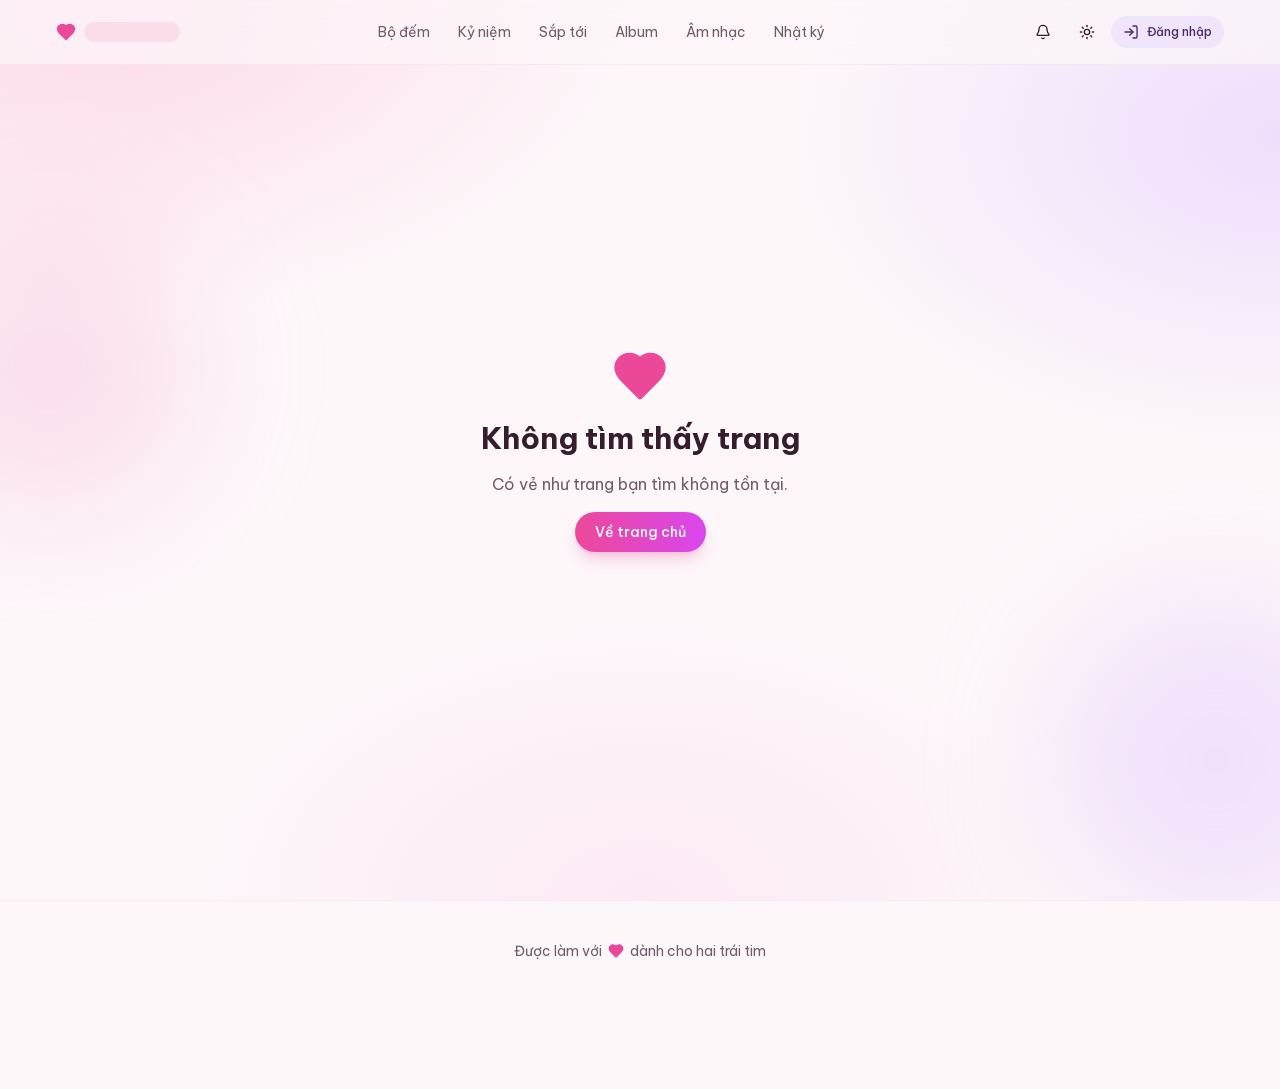
<file: 404/index.html>
<!DOCTYPE html><!--uoDob_ZvRdjpAeoH_KGPc--><html lang="vi" class="__variable_6d0faf __variable_8149aa"><head><meta charSet="utf-8"/><meta name="viewport" content="width=device-width, initial-scale=1"/><link rel="stylesheet" href="/_next/static/css/051e83f7795ea4bc.css" data-precedence="next"/><link rel="preload" as="script" fetchPriority="low" href="/_next/static/chunks/webpack-a908bea2ae0d6012.js"/><script src="/_next/static/chunks/4bd1b696-c023c6e3521b1417.js" async=""></script><script src="/_next/static/chunks/255-09fb0d129bb12f51.js" async=""></script><script src="/_next/static/chunks/main-app-3d567fc9f764b488.js" async=""></script><script src="/_next/static/chunks/44530001-6a14ce924906b4cd.js" async=""></script><script src="/_next/static/chunks/545-3b29d9e974eccf56.js" async=""></script><script src="/_next/static/chunks/82-1ed20d29b1942eb7.js" async=""></script><script src="/_next/static/chunks/146-676a3ccfbc1ae2bc.js" async=""></script><script src="/_next/static/chunks/619-9168df9c2a29b74b.js" async=""></script><script src="/_next/static/chunks/848-14072fbcd5449dd8.js" async=""></script><script src="/_next/static/chunks/577-89d31c0e419f32e5.js" async=""></script><script src="/_next/static/chunks/531-cd89e9d6afe585ce.js" async=""></script><script src="/_next/static/chunks/app/layout-2a44fe46a2966924.js" async=""></script><script src="/_next/static/chunks/app/error-6f0ba57e7aeb6a8e.js" async=""></script><script src="/_next/static/chunks/app/not-found-c13239a4c99b8b50.js" async=""></script><meta name="robots" content="noindex"/><meta name="theme-color" media="(prefers-color-scheme: light)" content="#fdf2f8"/><meta name="theme-color" media="(prefers-color-scheme: dark)" content="#14101c"/><title>Couple Love Counter - Đếm ngày yêu nhau</title><meta name="description" content="Website dành cho các cặp đôi: đếm ngày yêu nhau theo thời gian thực, lưu giữ kỷ niệm, album ảnh, playlist và nhật ký tình yêu."/><meta name="application-name" content="Couple Love Counter"/><meta name="keywords" content="đếm ngày yêu nhau,love counter,kỷ niệm tình yêu,album ảnh cặp đôi,nhật ký tình yêu"/><meta name="robots" content="index, follow"/><link rel="canonical" href="https://khaitrang.click/"/><meta property="og:title" content="Couple Love Counter - Đếm ngày yêu nhau"/><meta property="og:description" content="Website dành cho các cặp đôi: đếm ngày yêu nhau theo thời gian thực, lưu giữ kỷ niệm, album ảnh, playlist và nhật ký tình yêu."/><meta property="og:url" content="https://khaitrang.click/"/><meta property="og:site_name" content="Couple Love Counter"/><meta property="og:locale" content="vi_VN"/><meta property="og:type" content="website"/><meta name="twitter:card" content="summary"/><meta name="twitter:title" content="Couple Love Counter - Đếm ngày yêu nhau"/><meta name="twitter:description" content="Website dành cho các cặp đôi: đếm ngày yêu nhau theo thời gian thực, lưu giữ kỷ niệm, album ảnh, playlist và nhật ký tình yêu."/><link rel="icon" href="/icon.svg?c6a1fd4ae6cc5571" type="image/svg+xml" sizes="any"/><script src="/_next/static/chunks/polyfills-42372ed130431b0a.js" noModule=""></script></head><body class="min-h-screen font-sans antialiased"><div hidden=""><!--$--><!--/$--></div><script>((a,b,c,d,e,f,g,h)=>{let i=document.documentElement,j=["light","dark"];function k(b){var c;(Array.isArray(a)?a:[a]).forEach(a=>{let c="class"===a,d=c&&f?e.map(a=>f[a]||a):e;c?(i.classList.remove(...d),i.classList.add(f&&f[b]?f[b]:b)):i.setAttribute(a,b)}),c=b,h&&j.includes(c)&&(i.style.colorScheme=c)}if(d)k(d);else try{let a=localStorage.getItem(b)||c,d=g&&"system"===a?window.matchMedia("(prefers-color-scheme: dark)").matches?"dark":"light":a;k(d)}catch(a){}})("class","theme","system",null,["light","dark"],null,true,true)</script><div class="app-bg" aria-hidden="true"></div><div class="pointer-events-none fixed inset-0 -z-10 overflow-hidden" aria-hidden="true"><div class="absolute -left-24 top-1/4 size-72 animate-float rounded-full bg-pink-300/30 blur-3xl dark:bg-pink-600/15"></div><div class="absolute -right-24 top-2/3 size-80 animate-float-slow rounded-full bg-purple-300/30 blur-3xl dark:bg-purple-600/15"></div></div><header class="fixed inset-x-0 top-0 z-50 border-b border-border/50 bg-background/70 backdrop-blur-xl"><div class="container flex h-16 items-center justify-between gap-4"><a class="flex items-center gap-2 font-semibold" aria-label="Trang chủ" href="/"><svg xmlns="http://www.w3.org/2000/svg" width="24" height="24" viewBox="0 0 24 24" fill="none" stroke="currentColor" stroke-width="2" stroke-linecap="round" stroke-linejoin="round" class="lucide lucide-heart size-5 animate-heartbeat fill-pink-500 text-pink-500"><path d="M19 14c1.49-1.46 3-3.21 3-5.5A5.5 5.5 0 0 0 16.5 3c-1.76 0-3 .5-4.5 2-1.5-1.5-2.74-2-4.5-2A5.5 5.5 0 0 0 2 8.5c0 2.3 1.5 4.05 3 5.5l7 7Z"></path></svg><div aria-hidden="true" class="animate-pulse rounded-2xl bg-primary/10 dark:bg-white/10 h-5 w-24"></div></a><nav class="hidden items-center gap-1 lg:flex" aria-label="Điều hướng chính"><a class="rounded-full px-3 py-1.5 text-sm text-muted-foreground transition-colors hover:bg-accent hover:text-accent-foreground" href="/#counter">Bộ đếm</a><a class="rounded-full px-3 py-1.5 text-sm text-muted-foreground transition-colors hover:bg-accent hover:text-accent-foreground" href="/#timeline">Kỷ niệm</a><a class="rounded-full px-3 py-1.5 text-sm text-muted-foreground transition-colors hover:bg-accent hover:text-accent-foreground" href="/#upcoming">Sắp tới</a><a class="rounded-full px-3 py-1.5 text-sm text-muted-foreground transition-colors hover:bg-accent hover:text-accent-foreground" href="/#album">Album</a><a class="rounded-full px-3 py-1.5 text-sm text-muted-foreground transition-colors hover:bg-accent hover:text-accent-foreground" href="/#music">Âm nhạc</a><a class="rounded-full px-3 py-1.5 text-sm text-muted-foreground transition-colors hover:bg-accent hover:text-accent-foreground" href="/#diary">Nhật ký</a></nav><div class="flex items-center gap-1"><button class="inline-flex items-center justify-center gap-2 whitespace-nowrap rounded-full text-sm font-medium transition-all focus-visible:outline-none focus-visible:ring-2 focus-visible:ring-ring focus-visible:ring-offset-2 focus-visible:ring-offset-background disabled:pointer-events-none disabled:opacity-50 [&amp;_svg]:pointer-events-none [&amp;_svg]:size-4 [&amp;_svg]:shrink-0 hover:bg-accent hover:text-accent-foreground size-10" aria-label="Tắt thông báo" title="Tắt thông báo"><svg xmlns="http://www.w3.org/2000/svg" width="24" height="24" viewBox="0 0 24 24" fill="none" stroke="currentColor" stroke-width="2" stroke-linecap="round" stroke-linejoin="round" class="lucide lucide-bell"><path d="M10.268 21a2 2 0 0 0 3.464 0"></path><path d="M3.262 15.326A1 1 0 0 0 4 17h16a1 1 0 0 0 .74-1.673C19.41 13.956 18 12.499 18 8A6 6 0 0 0 6 8c0 4.499-1.411 5.956-2.738 7.326"></path></svg></button><button class="inline-flex items-center justify-center gap-2 whitespace-nowrap rounded-full text-sm font-medium transition-all focus-visible:outline-none focus-visible:ring-2 focus-visible:ring-ring focus-visible:ring-offset-2 focus-visible:ring-offset-background disabled:pointer-events-none disabled:opacity-50 [&amp;_svg]:pointer-events-none [&amp;_svg]:size-4 [&amp;_svg]:shrink-0 hover:bg-accent hover:text-accent-foreground size-10" aria-label="Đổi giao diện sáng/tối" title="Đổi giao diện sáng/tối"><svg xmlns="http://www.w3.org/2000/svg" width="24" height="24" viewBox="0 0 24 24" fill="none" stroke="currentColor" stroke-width="2" stroke-linecap="round" stroke-linejoin="round" class="lucide lucide-sun dark:hidden"><circle cx="12" cy="12" r="4"></circle><path d="M12 2v2"></path><path d="M12 20v2"></path><path d="m4.93 4.93 1.41 1.41"></path><path d="m17.66 17.66 1.41 1.41"></path><path d="M2 12h2"></path><path d="M20 12h2"></path><path d="m6.34 17.66-1.41 1.41"></path><path d="m19.07 4.93-1.41 1.41"></path></svg><svg xmlns="http://www.w3.org/2000/svg" width="24" height="24" viewBox="0 0 24 24" fill="none" stroke="currentColor" stroke-width="2" stroke-linecap="round" stroke-linejoin="round" class="lucide lucide-moon hidden dark:block"><path d="M12 3a6 6 0 0 0 9 9 9 9 0 1 1-9-9Z"></path></svg></button><a class="items-center justify-center gap-2 whitespace-nowrap rounded-full font-medium transition-all focus-visible:outline-none focus-visible:ring-2 focus-visible:ring-ring focus-visible:ring-offset-2 focus-visible:ring-offset-background disabled:pointer-events-none disabled:opacity-50 [&amp;_svg]:pointer-events-none [&amp;_svg]:size-4 [&amp;_svg]:shrink-0 bg-secondary text-secondary-foreground hover:bg-secondary/70 h-8 px-3 text-xs hidden sm:inline-flex" href="/login/"><svg xmlns="http://www.w3.org/2000/svg" width="24" height="24" viewBox="0 0 24 24" fill="none" stroke="currentColor" stroke-width="2" stroke-linecap="round" stroke-linejoin="round" class="lucide lucide-log-in"><path d="M15 3h4a2 2 0 0 1 2 2v14a2 2 0 0 1-2 2h-4"></path><polyline points="10 17 15 12 10 7"></polyline><line x1="15" x2="3" y1="12" y2="12"></line></svg> Đăng nhập</a><button class="inline-flex items-center justify-center gap-2 whitespace-nowrap rounded-full text-sm font-medium transition-all focus-visible:outline-none focus-visible:ring-2 focus-visible:ring-ring focus-visible:ring-offset-2 focus-visible:ring-offset-background disabled:pointer-events-none disabled:opacity-50 [&amp;_svg]:pointer-events-none [&amp;_svg]:size-4 [&amp;_svg]:shrink-0 hover:bg-accent hover:text-accent-foreground size-10 lg:hidden" aria-label="Mở menu" aria-expanded="false"><svg xmlns="http://www.w3.org/2000/svg" width="24" height="24" viewBox="0 0 24 24" fill="none" stroke="currentColor" stroke-width="2" stroke-linecap="round" stroke-linejoin="round" class="lucide lucide-menu"><line x1="4" x2="20" y1="12" y2="12"></line><line x1="4" x2="20" y1="6" y2="6"></line><line x1="4" x2="20" y1="18" y2="18"></line></svg></button></div></div></header><main><div class="container flex min-h-screen flex-col items-center justify-center gap-4 text-center"><svg xmlns="http://www.w3.org/2000/svg" width="24" height="24" viewBox="0 0 24 24" fill="none" stroke="currentColor" stroke-width="2" stroke-linecap="round" stroke-linejoin="round" class="lucide lucide-heart size-14 animate-heartbeat fill-pink-500 text-pink-500"><path d="M19 14c1.49-1.46 3-3.21 3-5.5A5.5 5.5 0 0 0 16.5 3c-1.76 0-3 .5-4.5 2-1.5-1.5-2.74-2-4.5-2A5.5 5.5 0 0 0 2 8.5c0 2.3 1.5 4.05 3 5.5l7 7Z"></path></svg><h1 class="text-3xl font-bold">Không tìm thấy trang</h1><p class="text-muted-foreground">Có vẻ như trang bạn tìm không tồn tại.</p><a class="inline-flex items-center justify-center gap-2 whitespace-nowrap rounded-full text-sm font-medium transition-all focus-visible:outline-none focus-visible:ring-2 focus-visible:ring-ring focus-visible:ring-offset-2 focus-visible:ring-offset-background disabled:pointer-events-none disabled:opacity-50 [&amp;_svg]:pointer-events-none [&amp;_svg]:size-4 [&amp;_svg]:shrink-0 bg-gradient-to-r from-pink-500 to-fuchsia-500 text-primary-foreground shadow-lg shadow-pink-500/25 hover:shadow-pink-500/40 hover:brightness-105 active:scale-[0.98] h-10 px-5 py-2" href="/">Về trang chủ</a></div><!--$--><!--/$--></main><footer class="border-t border-border/50 py-10 pb-32 text-center text-sm text-muted-foreground"><p class="flex items-center justify-center gap-1.5">Được làm với <svg xmlns="http://www.w3.org/2000/svg" width="24" height="24" viewBox="0 0 24 24" fill="none" stroke="currentColor" stroke-width="2" stroke-linecap="round" stroke-linejoin="round" class="lucide lucide-heart size-4 fill-pink-500 text-pink-500"><path d="M19 14c1.49-1.46 3-3.21 3-5.5A5.5 5.5 0 0 0 16.5 3c-1.76 0-3 .5-4.5 2-1.5-1.5-2.74-2-4.5-2A5.5 5.5 0 0 0 2 8.5c0 2.3 1.5 4.05 3 5.5l7 7Z"></path></svg> dành cho hai trái tim</p></footer><section aria-label="Notifications alt+T" tabindex="-1" aria-live="polite" aria-relevant="additions text" aria-atomic="false"></section><audio preload="metadata"></audio><div class="fixed z-40 overflow-hidden rounded-3xl border border-border bg-card shadow-2xl pointer-events-none -left-[9999px] top-0 w-[22rem]" aria-hidden="true"><div class="aspect-video w-full hidden"></div></div><script src="/_next/static/chunks/webpack-a908bea2ae0d6012.js" id="_R_" async=""></script><script>(self.__next_f=self.__next_f||[]).push([0])</script><script>self.__next_f.push([1,"1:\"$Sreact.fragment\"\n2:I[1715,[\"730\",\"static/chunks/44530001-6a14ce924906b4cd.js\",\"545\",\"static/chunks/545-3b29d9e974eccf56.js\",\"82\",\"static/chunks/82-1ed20d29b1942eb7.js\",\"146\",\"static/chunks/146-676a3ccfbc1ae2bc.js\",\"619\",\"static/chunks/619-9168df9c2a29b74b.js\",\"848\",\"static/chunks/848-14072fbcd5449dd8.js\",\"577\",\"static/chunks/577-89d31c0e419f32e5.js\",\"531\",\"static/chunks/531-cd89e9d6afe585ce.js\",\"177\",\"static/chunks/app/layout-2a44fe46a2966924.js\"],\"ThemeProvider\"]\n3:I[4852,[\"730\",\"static/chunks/44530001-6a14ce924906b4cd.js\",\"545\",\"static/chunks/545-3b29d9e974eccf56.js\",\"82\",\"static/chunks/82-1ed20d29b1942eb7.js\",\"146\",\"static/chunks/146-676a3ccfbc1ae2bc.js\",\"619\",\"static/chunks/619-9168df9c2a29b74b.js\",\"848\",\"static/chunks/848-14072fbcd5449dd8.js\",\"577\",\"static/chunks/577-89d31c0e419f32e5.js\",\"531\",\"static/chunks/531-cd89e9d6afe585ce.js\",\"177\",\"static/chunks/app/layout-2a44fe46a2966924.js\"],\"AuthProvider\"]\n4:I[8923,[\"730\",\"static/chunks/44530001-6a14ce924906b4cd.js\",\"545\",\"static/chunks/545-3b29d9e974eccf56.js\",\"82\",\"static/chunks/82-1ed20d29b1942eb7.js\",\"146\",\"static/chunks/146-676a3ccfbc1ae2bc.js\",\"619\",\"static/chunks/619-9168df9c2a29b74b.js\",\"848\",\"static/chunks/848-14072fbcd5449dd8.js\",\"577\",\"static/chunks/577-89d31c0e419f32e5.js\",\"531\",\"static/chunks/531-cd89e9d6afe585ce.js\",\"177\",\"static/chunks/app/layout-2a44fe46a2966924.js\"],\"CoupleProvider\"]\n5:I[8129,[\"730\",\"static/chunks/44530001-6a14ce924906b4cd.js\",\"545\",\"static/chunks/545-3b29d9e974eccf56.js\",\"82\",\"static/chunks/82-1ed20d29b1942eb7.js\",\"146\",\"static/chunks/146-676a3ccfbc1ae2bc.js\",\"619\",\"static/chunks/619-9168df9c2a29b74b.js\",\"848\",\"static/chunks/848-14072fbcd5449dd8.js\",\"577\",\"static/chunks/577-89d31c0e419f32e5.js\",\"531\",\"static/chunks/531-cd89e9d6afe585ce.js\",\"177\",\"static/chunks/app/layout-2a44fe46a2966924.js\"],\"NotificationProvider\"]\n6:I[5827,[\"730\",\"static/chunks/44530001-6a14ce924906b4cd.js\",\"545\",\"static/chunks/545-3b29d9e974eccf56.js\",\"82\",\"static/chunks/82-1ed20d29b1942eb7.js\",\"146\",\"static/chunks/146-676a3ccfbc1ae2bc.js\",\"619\",\"static/c"])</script><script>self.__next_f.push([1,"hunks/619-9168df9c2a29b74b.js\",\"848\",\"static/chunks/848-14072fbcd5449dd8.js\",\"577\",\"static/chunks/577-89d31c0e419f32e5.js\",\"531\",\"static/chunks/531-cd89e9d6afe585ce.js\",\"177\",\"static/chunks/app/layout-2a44fe46a2966924.js\"],\"PlayerProvider\"]\n7:I[2938,[\"730\",\"static/chunks/44530001-6a14ce924906b4cd.js\",\"545\",\"static/chunks/545-3b29d9e974eccf56.js\",\"82\",\"static/chunks/82-1ed20d29b1942eb7.js\",\"146\",\"static/chunks/146-676a3ccfbc1ae2bc.js\",\"619\",\"static/chunks/619-9168df9c2a29b74b.js\",\"848\",\"static/chunks/848-14072fbcd5449dd8.js\",\"577\",\"static/chunks/577-89d31c0e419f32e5.js\",\"531\",\"static/chunks/531-cd89e9d6afe585ce.js\",\"177\",\"static/chunks/app/layout-2a44fe46a2966924.js\"],\"SiteHeader\"]\n8:I[9766,[],\"\"]\n9:I[9520,[\"545\",\"static/chunks/545-3b29d9e974eccf56.js\",\"39\",\"static/chunks/app/error-6f0ba57e7aeb6a8e.js\"],\"default\"]\na:I[8924,[],\"\"]\nb:I[2619,[\"619\",\"static/chunks/619-9168df9c2a29b74b.js\",\"345\",\"static/chunks/app/not-found-c13239a4c99b8b50.js\"],\"\"]\nc:I[1783,[\"730\",\"static/chunks/44530001-6a14ce924906b4cd.js\",\"545\",\"static/chunks/545-3b29d9e974eccf56.js\",\"82\",\"static/chunks/82-1ed20d29b1942eb7.js\",\"146\",\"static/chunks/146-676a3ccfbc1ae2bc.js\",\"619\",\"static/chunks/619-9168df9c2a29b74b.js\",\"848\",\"static/chunks/848-14072fbcd5449dd8.js\",\"577\",\"static/chunks/577-89d31c0e419f32e5.js\",\"531\",\"static/chunks/531-cd89e9d6afe585ce.js\",\"177\",\"static/chunks/app/layout-2a44fe46a2966924.js\"],\"MusicPlayer\"]\nd:I[5021,[\"730\",\"static/chunks/44530001-6a14ce924906b4cd.js\",\"545\",\"static/chunks/545-3b29d9e974eccf56.js\",\"82\",\"static/chunks/82-1ed20d29b1942eb7.js\",\"146\",\"static/chunks/146-676a3ccfbc1ae2bc.js\",\"619\",\"static/chunks/619-9168df9c2a29b74b.js\",\"848\",\"static/chunks/848-14072fbcd5449dd8.js\",\"577\",\"static/chunks/577-89d31c0e419f32e5.js\",\"531\",\"static/chunks/531-cd89e9d6afe585ce.js\",\"177\",\"static/chunks/app/layout-2a44fe46a2966924.js\"],\"NotificationPopup\"]\ne:I[2626,[\"730\",\"static/chunks/44530001-6a14ce924906b4cd.js\",\"545\",\"static/chunks/545-3b29d9e974eccf56.js\",\"82\",\"static/chunks/82-1ed20d29b1942eb7.js\",\"146\",\"static/chunks/146-676a3ccf"])</script><script>self.__next_f.push([1,"bc1ae2bc.js\",\"619\",\"static/chunks/619-9168df9c2a29b74b.js\",\"848\",\"static/chunks/848-14072fbcd5449dd8.js\",\"577\",\"static/chunks/577-89d31c0e419f32e5.js\",\"531\",\"static/chunks/531-cd89e9d6afe585ce.js\",\"177\",\"static/chunks/app/layout-2a44fe46a2966924.js\"],\"AppToaster\"]\n15:I[7150,[],\"\"]\n:HL[\"/_next/static/css/051e83f7795ea4bc.css\",\"style\"]\n"])</script><script>self.__next_f.push([1,"0:{\"P\":null,\"b\":\"uoDob_ZvRdjpAeoH_KGPc\",\"p\":\"\",\"c\":[\"\",\"_not-found\",\"\"],\"i\":false,\"f\":[[[\"\",{\"children\":[\"/_not-found\",{\"children\":[\"__PAGE__\",{}]}]},\"$undefined\",\"$undefined\",true],[\"\",[\"$\",\"$1\",\"c\",{\"children\":[[[\"$\",\"link\",\"0\",{\"rel\":\"stylesheet\",\"href\":\"/_next/static/css/051e83f7795ea4bc.css\",\"precedence\":\"next\",\"crossOrigin\":\"$undefined\",\"nonce\":\"$undefined\"}]],[\"$\",\"html\",null,{\"lang\":\"vi\",\"suppressHydrationWarning\":true,\"className\":\"__variable_6d0faf __variable_8149aa\",\"children\":[\"$\",\"body\",null,{\"className\":\"min-h-screen font-sans antialiased\",\"children\":[\"$\",\"$L2\",null,{\"attribute\":\"class\",\"defaultTheme\":\"system\",\"enableSystem\":true,\"disableTransitionOnChange\":true,\"children\":[\"$\",\"$L3\",null,{\"children\":[\"$\",\"$L4\",null,{\"children\":[\"$\",\"$L5\",null,{\"children\":[\"$\",\"$L6\",null,{\"children\":[[\"$\",\"div\",null,{\"className\":\"app-bg\",\"aria-hidden\":\"true\"}],[\"$\",\"div\",null,{\"className\":\"pointer-events-none fixed inset-0 -z-10 overflow-hidden\",\"aria-hidden\":\"true\",\"children\":[[\"$\",\"div\",null,{\"className\":\"absolute -left-24 top-1/4 size-72 animate-float rounded-full bg-pink-300/30 blur-3xl dark:bg-pink-600/15\"}],[\"$\",\"div\",null,{\"className\":\"absolute -right-24 top-2/3 size-80 animate-float-slow rounded-full bg-purple-300/30 blur-3xl dark:bg-purple-600/15\"}]]}],[\"$\",\"$L7\",null,{}],[\"$\",\"main\",null,{\"children\":[\"$\",\"$L8\",null,{\"parallelRouterKey\":\"children\",\"error\":\"$9\",\"errorStyles\":[],\"errorScripts\":[],\"template\":[\"$\",\"$La\",null,{}],\"templateStyles\":\"$undefined\",\"templateScripts\":\"$undefined\",\"notFound\":[[\"$\",\"div\",null,{\"className\":\"container flex min-h-screen flex-col items-center justify-center gap-4 text-center\",\"children\":[[\"$\",\"svg\",null,{\"ref\":\"$undefined\",\"xmlns\":\"http://www.w3.org/2000/svg\",\"width\":24,\"height\":24,\"viewBox\":\"0 0 24 24\",\"fill\":\"none\",\"stroke\":\"currentColor\",\"strokeWidth\":2,\"strokeLinecap\":\"round\",\"strokeLinejoin\":\"round\",\"className\":\"lucide lucide-heart size-14 animate-heartbeat fill-pink-500 text-pink-500\",\"children\":[[\"$\",\"path\",\"c3ymky\",{\"d\":\"M19 14c1.49-1.46 3-3.21 3-5.5A5.5 5.5 0 0 0 16.5 3c-1.76 0-3 .5-4.5 2-1.5-1.5-2.74-2-4.5-2A5.5 5.5 0 0 0 2 8.5c0 2.3 1.5 4.05 3 5.5l7 7Z\"}],\"$undefined\"]}],[\"$\",\"h1\",null,{\"className\":\"text-3xl font-bold\",\"children\":\"Không tìm thấy trang\"}],[\"$\",\"p\",null,{\"className\":\"text-muted-foreground\",\"children\":\"Có vẻ như trang bạn tìm không tồn tại.\"}],[\"$\",\"$Lb\",null,{\"href\":\"/\",\"children\":\"Về trang chủ\",\"className\":\"inline-flex items-center justify-center gap-2 whitespace-nowrap rounded-full text-sm font-medium transition-all focus-visible:outline-none focus-visible:ring-2 focus-visible:ring-ring focus-visible:ring-offset-2 focus-visible:ring-offset-background disabled:pointer-events-none disabled:opacity-50 [\u0026_svg]:pointer-events-none [\u0026_svg]:size-4 [\u0026_svg]:shrink-0 bg-gradient-to-r from-pink-500 to-fuchsia-500 text-primary-foreground shadow-lg shadow-pink-500/25 hover:shadow-pink-500/40 hover:brightness-105 active:scale-[0.98] h-10 px-5 py-2\",\"ref\":null}]]}],[]],\"forbidden\":\"$undefined\",\"unauthorized\":\"$undefined\"}]}],[\"$\",\"footer\",null,{\"className\":\"border-t border-border/50 py-10 pb-32 text-center text-sm text-muted-foreground\",\"children\":[\"$\",\"p\",null,{\"className\":\"flex items-center justify-center gap-1.5\",\"children\":[\"Được làm với \",[\"$\",\"svg\",null,{\"ref\":\"$undefined\",\"xmlns\":\"http://www.w3.org/2000/svg\",\"width\":24,\"height\":24,\"viewBox\":\"0 0 24 24\",\"fill\":\"none\",\"stroke\":\"currentColor\",\"strokeWidth\":2,\"strokeLinecap\":\"round\",\"strokeLinejoin\":\"round\",\"className\":\"lucide lucide-heart size-4 fill-pink-500 text-pink-500\",\"children\":[[\"$\",\"path\",\"c3ymky\",{\"d\":\"M19 14c1.49-1.46 3-3.21 3-5.5A5.5 5.5 0 0 0 16.5 3c-1.76 0-3 .5-4.5 2-1.5-1.5-2.74-2-4.5-2A5.5 5.5 0 0 0 2 8.5c0 2.3 1.5 4.05 3 5.5l7 7Z\"}],\"$undefined\"]}],\" dành cho hai trái tim\"]}]}],[\"$\",\"$Lc\",null,{}],[\"$\",\"$Ld\",null,{}],[\"$\",\"$Le\",null,{}]]}]}]}]}]}]}]}]]}],{\"children\":[\"/_not-found\",[\"$\",\"$1\",\"c\",{\"children\":[null,[\"$\",\"$L8\",null,{\"parallelRouterKey\":\"children\",\"error\":\"$undefined\",\"errorStyles\":\"$undefined\",\"errorScripts\":\"$undefined\",\"template\":[\"$\",\"$La\",null,{}],\"templateStyles\":\"$undefined\",\"templateScripts\":\"$undefined\",\"notFound\":\"$undefined\",\"forbidden\":\"$undefined\",\"unauthorized\":\"$undefined\"}]]}],{\"children\":[\"__PAGE__\",[\"$\",\"$1\",\"c\",{\"children\":[[\"$\",\"div\",null,{\"className\":\"container flex min-h-screen flex-col items-center justify-center gap-4 text-center\",\"children\":[[\"$\",\"svg\",null,{\"ref\":\"$undefined\",\"xmlns\":\"http://www.w3.org/2000/svg\",\"width\":24,\"height\":24,\"viewBox\":\"0 0 24 24\",\"fill\":\"none\",\"stroke\":\"currentColor\",\"strokeWidth\":2,\"strokeLinecap\":\"round\",\"strokeLinejoin\":\"round\",\"className\":\"lucide lucide-heart size-14 animate-heartbeat fill-pink-500 text-pink-500\",\"children\":[\"$Lf\",\"$undefined\"]}],\"$L10\",\"$L11\",\"$L12\"]}],null,\"$L13\"]}],{},null,false]},null,false]},null,false],\"$L14\",false]],\"m\":\"$undefined\",\"G\":[\"$15\",[]],\"s\":false,\"S\":true}\n"])</script><script>self.__next_f.push([1,"16:I[4431,[],\"OutletBoundary\"]\n18:I[5278,[],\"AsyncMetadataOutlet\"]\n1a:I[4431,[],\"ViewportBoundary\"]\n1c:I[4431,[],\"MetadataBoundary\"]\n1d:\"$Sreact.suspense\"\nf:[\"$\",\"path\",\"c3ymky\",{\"d\":\"M19 14c1.49-1.46 3-3.21 3-5.5A5.5 5.5 0 0 0 16.5 3c-1.76 0-3 .5-4.5 2-1.5-1.5-2.74-2-4.5-2A5.5 5.5 0 0 0 2 8.5c0 2.3 1.5 4.05 3 5.5l7 7Z\"}]\n10:[\"$\",\"h1\",null,{\"className\":\"text-3xl font-bold\",\"children\":\"Không tìm thấy trang\"}]\n11:[\"$\",\"p\",null,{\"className\":\"text-muted-foreground\",\"children\":\"Có vẻ như trang bạn tìm không tồn tại.\"}]\n12:[\"$\",\"$Lb\",null,{\"href\":\"/\",\"children\":\"Về trang chủ\",\"className\":\"inline-flex items-center justify-center gap-2 whitespace-nowrap rounded-full text-sm font-medium transition-all focus-visible:outline-none focus-visible:ring-2 focus-visible:ring-ring focus-visible:ring-offset-2 focus-visible:ring-offset-background disabled:pointer-events-none disabled:opacity-50 [\u0026_svg]:pointer-events-none [\u0026_svg]:size-4 [\u0026_svg]:shrink-0 bg-gradient-to-r from-pink-500 to-fuchsia-500 text-primary-foreground shadow-lg shadow-pink-500/25 hover:shadow-pink-500/40 hover:brightness-105 active:scale-[0.98] h-10 px-5 py-2\",\"ref\":null}]\n13:[\"$\",\"$L16\",null,{\"children\":[\"$L17\",[\"$\",\"$L18\",null,{\"promise\":\"$@19\"}]]}]\n14:[\"$\",\"$1\",\"h\",{\"children\":[[\"$\",\"meta\",null,{\"name\":\"robots\",\"content\":\"noindex\"}],[[\"$\",\"$L1a\",null,{\"children\":\"$L1b\"}],null],[\"$\",\"$L1c\",null,{\"children\":[\"$\",\"div\",null,{\"hidden\":true,\"children\":[\"$\",\"$1d\",null,{\"fallback\":null,\"children\":\"$L1e\"}]}]}]]}]\n"])</script><script>self.__next_f.push([1,"1b:[[\"$\",\"meta\",\"0\",{\"charSet\":\"utf-8\"}],[\"$\",\"meta\",\"1\",{\"name\":\"viewport\",\"content\":\"width=device-width, initial-scale=1\"}],[\"$\",\"meta\",\"2\",{\"name\":\"theme-color\",\"media\":\"(prefers-color-scheme: light)\",\"content\":\"#fdf2f8\"}],[\"$\",\"meta\",\"3\",{\"name\":\"theme-color\",\"media\":\"(prefers-color-scheme: dark)\",\"content\":\"#14101c\"}]]\n17:null\n"])</script><script>self.__next_f.push([1,"1f:I[622,[],\"IconMark\"]\n"])</script><script>self.__next_f.push([1,"19:{\"metadata\":[[\"$\",\"title\",\"0\",{\"children\":\"Couple Love Counter - Đếm ngày yêu nhau\"}],[\"$\",\"meta\",\"1\",{\"name\":\"description\",\"content\":\"Website dành cho các cặp đôi: đếm ngày yêu nhau theo thời gian thực, lưu giữ kỷ niệm, album ảnh, playlist và nhật ký tình yêu.\"}],[\"$\",\"meta\",\"2\",{\"name\":\"application-name\",\"content\":\"Couple Love Counter\"}],[\"$\",\"meta\",\"3\",{\"name\":\"keywords\",\"content\":\"đếm ngày yêu nhau,love counter,kỷ niệm tình yêu,album ảnh cặp đôi,nhật ký tình yêu\"}],[\"$\",\"meta\",\"4\",{\"name\":\"robots\",\"content\":\"index, follow\"}],[\"$\",\"link\",\"5\",{\"rel\":\"canonical\",\"href\":\"https://khaitrang.click/\"}],[\"$\",\"meta\",\"6\",{\"property\":\"og:title\",\"content\":\"Couple Love Counter - Đếm ngày yêu nhau\"}],[\"$\",\"meta\",\"7\",{\"property\":\"og:description\",\"content\":\"Website dành cho các cặp đôi: đếm ngày yêu nhau theo thời gian thực, lưu giữ kỷ niệm, album ảnh, playlist và nhật ký tình yêu.\"}],[\"$\",\"meta\",\"8\",{\"property\":\"og:url\",\"content\":\"https://khaitrang.click/\"}],[\"$\",\"meta\",\"9\",{\"property\":\"og:site_name\",\"content\":\"Couple Love Counter\"}],[\"$\",\"meta\",\"10\",{\"property\":\"og:locale\",\"content\":\"vi_VN\"}],[\"$\",\"meta\",\"11\",{\"property\":\"og:type\",\"content\":\"website\"}],[\"$\",\"meta\",\"12\",{\"name\":\"twitter:card\",\"content\":\"summary\"}],[\"$\",\"meta\",\"13\",{\"name\":\"twitter:title\",\"content\":\"Couple Love Counter - Đếm ngày yêu nhau\"}],[\"$\",\"meta\",\"14\",{\"name\":\"twitter:description\",\"content\":\"Website dành cho các cặp đôi: đếm ngày yêu nhau theo thời gian thực, lưu giữ kỷ niệm, album ảnh, playlist và nhật ký tình yêu.\"}],[\"$\",\"link\",\"15\",{\"rel\":\"icon\",\"href\":\"/icon.svg?c6a1fd4ae6cc5571\",\"type\":\"image/svg+xml\",\"sizes\":\"any\"}],[\"$\",\"$L1f\",\"16\",{}]],\"error\":null,\"digest\":\"$undefined\"}\n"])</script><script>self.__next_f.push([1,"1e:\"$19:metadata\"\n"])</script></body></html>
</file>
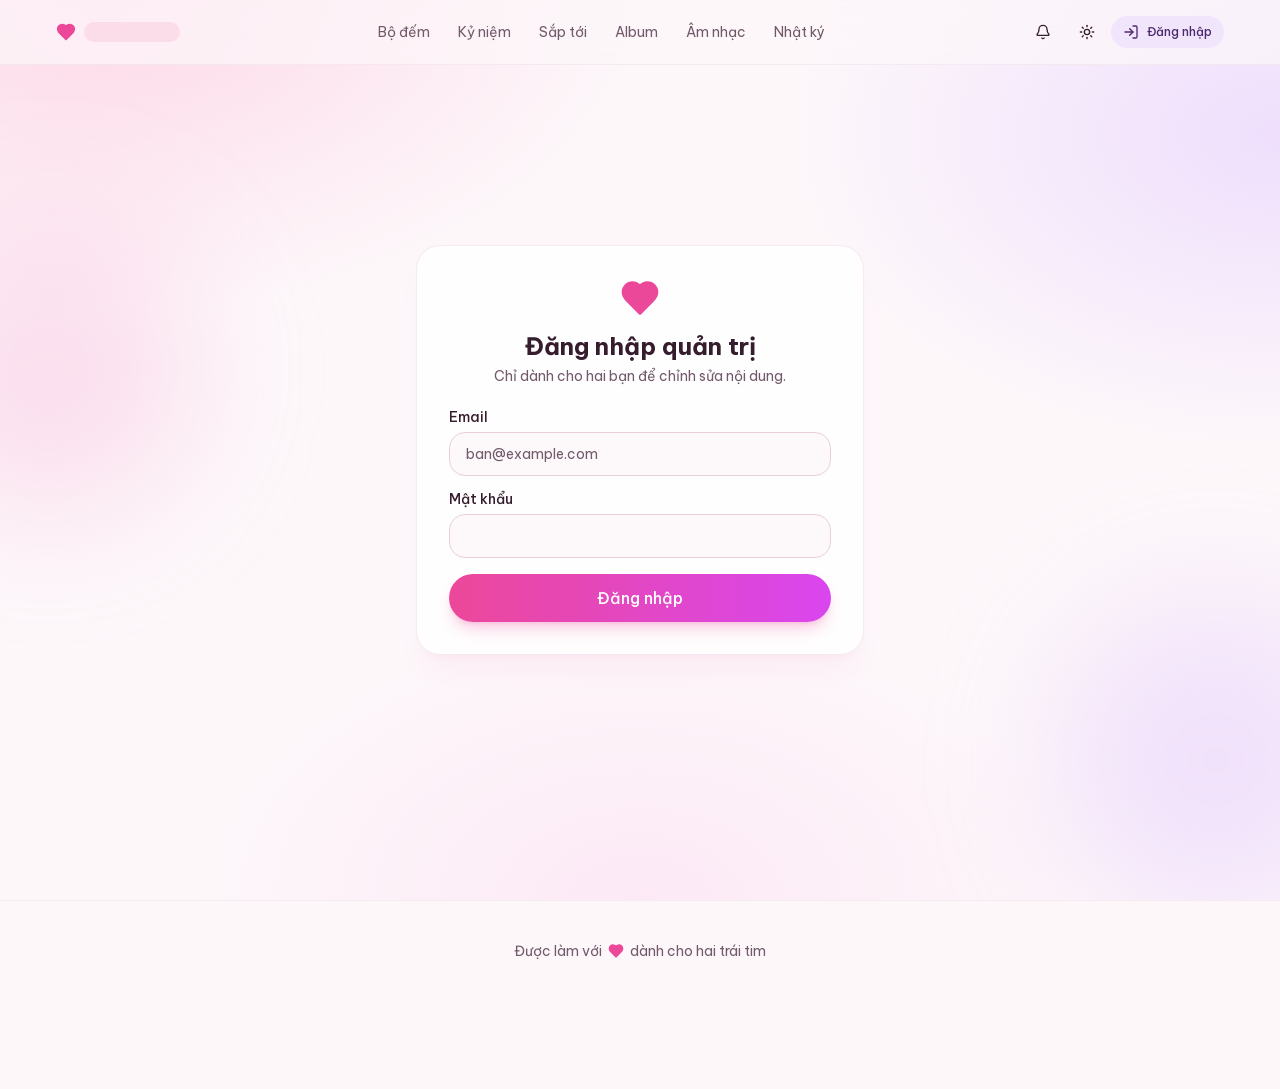
<file: admin/index.html>
<!DOCTYPE html><!--uoDob_ZvRdjpAeoH_KGPc--><html lang="vi" class="__variable_6d0faf __variable_8149aa"><head><meta charSet="utf-8"/><meta name="viewport" content="width=device-width, initial-scale=1"/><link rel="stylesheet" href="/_next/static/css/051e83f7795ea4bc.css" data-precedence="next"/><link rel="preload" as="script" fetchPriority="low" href="/_next/static/chunks/webpack-a908bea2ae0d6012.js"/><script src="/_next/static/chunks/4bd1b696-c023c6e3521b1417.js" async=""></script><script src="/_next/static/chunks/255-09fb0d129bb12f51.js" async=""></script><script src="/_next/static/chunks/main-app-3d567fc9f764b488.js" async=""></script><script src="/_next/static/chunks/44530001-6a14ce924906b4cd.js" async=""></script><script src="/_next/static/chunks/545-3b29d9e974eccf56.js" async=""></script><script src="/_next/static/chunks/82-1ed20d29b1942eb7.js" async=""></script><script src="/_next/static/chunks/146-676a3ccfbc1ae2bc.js" async=""></script><script src="/_next/static/chunks/619-9168df9c2a29b74b.js" async=""></script><script src="/_next/static/chunks/848-14072fbcd5449dd8.js" async=""></script><script src="/_next/static/chunks/577-89d31c0e419f32e5.js" async=""></script><script src="/_next/static/chunks/531-cd89e9d6afe585ce.js" async=""></script><script src="/_next/static/chunks/app/layout-2a44fe46a2966924.js" async=""></script><script src="/_next/static/chunks/app/error-6f0ba57e7aeb6a8e.js" async=""></script><script src="/_next/static/chunks/app/not-found-c13239a4c99b8b50.js" async=""></script><script src="/_next/static/chunks/269-0a876ef532975222.js" async=""></script><script src="/_next/static/chunks/646-1ad20550df2e4db2.js" async=""></script><script src="/_next/static/chunks/583-d622b06c8421e267.js" async=""></script><script src="/_next/static/chunks/app/admin/page-4e3545d0a46c21af.js" async=""></script><meta name="theme-color" media="(prefers-color-scheme: light)" content="#fdf2f8"/><meta name="theme-color" media="(prefers-color-scheme: dark)" content="#14101c"/><title>Quản trị | Couple Love Counter</title><meta name="description" content="Website dành cho các cặp đôi: đếm ngày yêu nhau theo thời gian thực, lưu giữ kỷ niệm, album ảnh, playlist và nhật ký tình yêu."/><meta name="application-name" content="Couple Love Counter"/><meta name="keywords" content="đếm ngày yêu nhau,love counter,kỷ niệm tình yêu,album ảnh cặp đôi,nhật ký tình yêu"/><meta name="robots" content="noindex, nofollow"/><link rel="canonical" href="https://khaitrang.click/"/><meta property="og:title" content="Couple Love Counter - Đếm ngày yêu nhau"/><meta property="og:description" content="Website dành cho các cặp đôi: đếm ngày yêu nhau theo thời gian thực, lưu giữ kỷ niệm, album ảnh, playlist và nhật ký tình yêu."/><meta property="og:url" content="https://khaitrang.click/"/><meta property="og:site_name" content="Couple Love Counter"/><meta property="og:locale" content="vi_VN"/><meta property="og:type" content="website"/><meta name="twitter:card" content="summary"/><meta name="twitter:title" content="Couple Love Counter - Đếm ngày yêu nhau"/><meta name="twitter:description" content="Website dành cho các cặp đôi: đếm ngày yêu nhau theo thời gian thực, lưu giữ kỷ niệm, album ảnh, playlist và nhật ký tình yêu."/><link rel="icon" href="/icon.svg?c6a1fd4ae6cc5571" type="image/svg+xml" sizes="any"/><script src="/_next/static/chunks/polyfills-42372ed130431b0a.js" noModule=""></script></head><body class="min-h-screen font-sans antialiased"><div hidden=""><!--$--><!--/$--></div><script>((a,b,c,d,e,f,g,h)=>{let i=document.documentElement,j=["light","dark"];function k(b){var c;(Array.isArray(a)?a:[a]).forEach(a=>{let c="class"===a,d=c&&f?e.map(a=>f[a]||a):e;c?(i.classList.remove(...d),i.classList.add(f&&f[b]?f[b]:b)):i.setAttribute(a,b)}),c=b,h&&j.includes(c)&&(i.style.colorScheme=c)}if(d)k(d);else try{let a=localStorage.getItem(b)||c,d=g&&"system"===a?window.matchMedia("(prefers-color-scheme: dark)").matches?"dark":"light":a;k(d)}catch(a){}})("class","theme","system",null,["light","dark"],null,true,true)</script><div class="app-bg" aria-hidden="true"></div><div class="pointer-events-none fixed inset-0 -z-10 overflow-hidden" aria-hidden="true"><div class="absolute -left-24 top-1/4 size-72 animate-float rounded-full bg-pink-300/30 blur-3xl dark:bg-pink-600/15"></div><div class="absolute -right-24 top-2/3 size-80 animate-float-slow rounded-full bg-purple-300/30 blur-3xl dark:bg-purple-600/15"></div></div><header class="fixed inset-x-0 top-0 z-50 border-b border-border/50 bg-background/70 backdrop-blur-xl"><div class="container flex h-16 items-center justify-between gap-4"><a class="flex items-center gap-2 font-semibold" aria-label="Trang chủ" href="/"><svg xmlns="http://www.w3.org/2000/svg" width="24" height="24" viewBox="0 0 24 24" fill="none" stroke="currentColor" stroke-width="2" stroke-linecap="round" stroke-linejoin="round" class="lucide lucide-heart size-5 animate-heartbeat fill-pink-500 text-pink-500"><path d="M19 14c1.49-1.46 3-3.21 3-5.5A5.5 5.5 0 0 0 16.5 3c-1.76 0-3 .5-4.5 2-1.5-1.5-2.74-2-4.5-2A5.5 5.5 0 0 0 2 8.5c0 2.3 1.5 4.05 3 5.5l7 7Z"></path></svg><div aria-hidden="true" class="animate-pulse rounded-2xl bg-primary/10 dark:bg-white/10 h-5 w-24"></div></a><nav class="hidden items-center gap-1 lg:flex" aria-label="Điều hướng chính"><a class="rounded-full px-3 py-1.5 text-sm text-muted-foreground transition-colors hover:bg-accent hover:text-accent-foreground" href="/#counter">Bộ đếm</a><a class="rounded-full px-3 py-1.5 text-sm text-muted-foreground transition-colors hover:bg-accent hover:text-accent-foreground" href="/#timeline">Kỷ niệm</a><a class="rounded-full px-3 py-1.5 text-sm text-muted-foreground transition-colors hover:bg-accent hover:text-accent-foreground" href="/#upcoming">Sắp tới</a><a class="rounded-full px-3 py-1.5 text-sm text-muted-foreground transition-colors hover:bg-accent hover:text-accent-foreground" href="/#album">Album</a><a class="rounded-full px-3 py-1.5 text-sm text-muted-foreground transition-colors hover:bg-accent hover:text-accent-foreground" href="/#music">Âm nhạc</a><a class="rounded-full px-3 py-1.5 text-sm text-muted-foreground transition-colors hover:bg-accent hover:text-accent-foreground" href="/#diary">Nhật ký</a></nav><div class="flex items-center gap-1"><button class="inline-flex items-center justify-center gap-2 whitespace-nowrap rounded-full text-sm font-medium transition-all focus-visible:outline-none focus-visible:ring-2 focus-visible:ring-ring focus-visible:ring-offset-2 focus-visible:ring-offset-background disabled:pointer-events-none disabled:opacity-50 [&amp;_svg]:pointer-events-none [&amp;_svg]:size-4 [&amp;_svg]:shrink-0 hover:bg-accent hover:text-accent-foreground size-10" aria-label="Tắt thông báo" title="Tắt thông báo"><svg xmlns="http://www.w3.org/2000/svg" width="24" height="24" viewBox="0 0 24 24" fill="none" stroke="currentColor" stroke-width="2" stroke-linecap="round" stroke-linejoin="round" class="lucide lucide-bell"><path d="M10.268 21a2 2 0 0 0 3.464 0"></path><path d="M3.262 15.326A1 1 0 0 0 4 17h16a1 1 0 0 0 .74-1.673C19.41 13.956 18 12.499 18 8A6 6 0 0 0 6 8c0 4.499-1.411 5.956-2.738 7.326"></path></svg></button><button class="inline-flex items-center justify-center gap-2 whitespace-nowrap rounded-full text-sm font-medium transition-all focus-visible:outline-none focus-visible:ring-2 focus-visible:ring-ring focus-visible:ring-offset-2 focus-visible:ring-offset-background disabled:pointer-events-none disabled:opacity-50 [&amp;_svg]:pointer-events-none [&amp;_svg]:size-4 [&amp;_svg]:shrink-0 hover:bg-accent hover:text-accent-foreground size-10" aria-label="Đổi giao diện sáng/tối" title="Đổi giao diện sáng/tối"><svg xmlns="http://www.w3.org/2000/svg" width="24" height="24" viewBox="0 0 24 24" fill="none" stroke="currentColor" stroke-width="2" stroke-linecap="round" stroke-linejoin="round" class="lucide lucide-sun dark:hidden"><circle cx="12" cy="12" r="4"></circle><path d="M12 2v2"></path><path d="M12 20v2"></path><path d="m4.93 4.93 1.41 1.41"></path><path d="m17.66 17.66 1.41 1.41"></path><path d="M2 12h2"></path><path d="M20 12h2"></path><path d="m6.34 17.66-1.41 1.41"></path><path d="m19.07 4.93-1.41 1.41"></path></svg><svg xmlns="http://www.w3.org/2000/svg" width="24" height="24" viewBox="0 0 24 24" fill="none" stroke="currentColor" stroke-width="2" stroke-linecap="round" stroke-linejoin="round" class="lucide lucide-moon hidden dark:block"><path d="M12 3a6 6 0 0 0 9 9 9 9 0 1 1-9-9Z"></path></svg></button><a class="items-center justify-center gap-2 whitespace-nowrap rounded-full font-medium transition-all focus-visible:outline-none focus-visible:ring-2 focus-visible:ring-ring focus-visible:ring-offset-2 focus-visible:ring-offset-background disabled:pointer-events-none disabled:opacity-50 [&amp;_svg]:pointer-events-none [&amp;_svg]:size-4 [&amp;_svg]:shrink-0 bg-secondary text-secondary-foreground hover:bg-secondary/70 h-8 px-3 text-xs hidden sm:inline-flex" href="/login/"><svg xmlns="http://www.w3.org/2000/svg" width="24" height="24" viewBox="0 0 24 24" fill="none" stroke="currentColor" stroke-width="2" stroke-linecap="round" stroke-linejoin="round" class="lucide lucide-log-in"><path d="M15 3h4a2 2 0 0 1 2 2v14a2 2 0 0 1-2 2h-4"></path><polyline points="10 17 15 12 10 7"></polyline><line x1="15" x2="3" y1="12" y2="12"></line></svg> Đăng nhập</a><button class="inline-flex items-center justify-center gap-2 whitespace-nowrap rounded-full text-sm font-medium transition-all focus-visible:outline-none focus-visible:ring-2 focus-visible:ring-ring focus-visible:ring-offset-2 focus-visible:ring-offset-background disabled:pointer-events-none disabled:opacity-50 [&amp;_svg]:pointer-events-none [&amp;_svg]:size-4 [&amp;_svg]:shrink-0 hover:bg-accent hover:text-accent-foreground size-10 lg:hidden" aria-label="Mở menu" aria-expanded="false"><svg xmlns="http://www.w3.org/2000/svg" width="24" height="24" viewBox="0 0 24 24" fill="none" stroke="currentColor" stroke-width="2" stroke-linecap="round" stroke-linejoin="round" class="lucide lucide-menu"><line x1="4" x2="20" y1="12" y2="12"></line><line x1="4" x2="20" y1="6" y2="6"></line><line x1="4" x2="20" y1="18" y2="18"></line></svg></button></div></div></header><main><div class="container space-y-4 pb-32 pt-28"><div aria-hidden="true" class="animate-pulse rounded-2xl bg-primary/10 dark:bg-white/10 h-10 w-64"></div><div aria-hidden="true" class="animate-pulse bg-primary/10 dark:bg-white/10 h-14 w-full max-w-xl rounded-full"></div><div aria-hidden="true" class="animate-pulse bg-primary/10 dark:bg-white/10 h-96 w-full rounded-3xl"></div></div><!--$--><!--/$--></main><footer class="border-t border-border/50 py-10 pb-32 text-center text-sm text-muted-foreground"><p class="flex items-center justify-center gap-1.5">Được làm với <svg xmlns="http://www.w3.org/2000/svg" width="24" height="24" viewBox="0 0 24 24" fill="none" stroke="currentColor" stroke-width="2" stroke-linecap="round" stroke-linejoin="round" class="lucide lucide-heart size-4 fill-pink-500 text-pink-500"><path d="M19 14c1.49-1.46 3-3.21 3-5.5A5.5 5.5 0 0 0 16.5 3c-1.76 0-3 .5-4.5 2-1.5-1.5-2.74-2-4.5-2A5.5 5.5 0 0 0 2 8.5c0 2.3 1.5 4.05 3 5.5l7 7Z"></path></svg> dành cho hai trái tim</p></footer><section aria-label="Notifications alt+T" tabindex="-1" aria-live="polite" aria-relevant="additions text" aria-atomic="false"></section><audio preload="metadata"></audio><div class="fixed z-40 overflow-hidden rounded-3xl border border-border bg-card shadow-2xl pointer-events-none -left-[9999px] top-0 w-[22rem]" aria-hidden="true"><div class="aspect-video w-full hidden"></div></div><script src="/_next/static/chunks/webpack-a908bea2ae0d6012.js" id="_R_" async=""></script><script>(self.__next_f=self.__next_f||[]).push([0])</script><script>self.__next_f.push([1,"1:\"$Sreact.fragment\"\n2:I[1715,[\"730\",\"static/chunks/44530001-6a14ce924906b4cd.js\",\"545\",\"static/chunks/545-3b29d9e974eccf56.js\",\"82\",\"static/chunks/82-1ed20d29b1942eb7.js\",\"146\",\"static/chunks/146-676a3ccfbc1ae2bc.js\",\"619\",\"static/chunks/619-9168df9c2a29b74b.js\",\"848\",\"static/chunks/848-14072fbcd5449dd8.js\",\"577\",\"static/chunks/577-89d31c0e419f32e5.js\",\"531\",\"static/chunks/531-cd89e9d6afe585ce.js\",\"177\",\"static/chunks/app/layout-2a44fe46a2966924.js\"],\"ThemeProvider\"]\n3:I[4852,[\"730\",\"static/chunks/44530001-6a14ce924906b4cd.js\",\"545\",\"static/chunks/545-3b29d9e974eccf56.js\",\"82\",\"static/chunks/82-1ed20d29b1942eb7.js\",\"146\",\"static/chunks/146-676a3ccfbc1ae2bc.js\",\"619\",\"static/chunks/619-9168df9c2a29b74b.js\",\"848\",\"static/chunks/848-14072fbcd5449dd8.js\",\"577\",\"static/chunks/577-89d31c0e419f32e5.js\",\"531\",\"static/chunks/531-cd89e9d6afe585ce.js\",\"177\",\"static/chunks/app/layout-2a44fe46a2966924.js\"],\"AuthProvider\"]\n4:I[8923,[\"730\",\"static/chunks/44530001-6a14ce924906b4cd.js\",\"545\",\"static/chunks/545-3b29d9e974eccf56.js\",\"82\",\"static/chunks/82-1ed20d29b1942eb7.js\",\"146\",\"static/chunks/146-676a3ccfbc1ae2bc.js\",\"619\",\"static/chunks/619-9168df9c2a29b74b.js\",\"848\",\"static/chunks/848-14072fbcd5449dd8.js\",\"577\",\"static/chunks/577-89d31c0e419f32e5.js\",\"531\",\"static/chunks/531-cd89e9d6afe585ce.js\",\"177\",\"static/chunks/app/layout-2a44fe46a2966924.js\"],\"CoupleProvider\"]\n5:I[8129,[\"730\",\"static/chunks/44530001-6a14ce924906b4cd.js\",\"545\",\"static/chunks/545-3b29d9e974eccf56.js\",\"82\",\"static/chunks/82-1ed20d29b1942eb7.js\",\"146\",\"static/chunks/146-676a3ccfbc1ae2bc.js\",\"619\",\"static/chunks/619-9168df9c2a29b74b.js\",\"848\",\"static/chunks/848-14072fbcd5449dd8.js\",\"577\",\"static/chunks/577-89d31c0e419f32e5.js\",\"531\",\"static/chunks/531-cd89e9d6afe585ce.js\",\"177\",\"static/chunks/app/layout-2a44fe46a2966924.js\"],\"NotificationProvider\"]\n6:I[5827,[\"730\",\"static/chunks/44530001-6a14ce924906b4cd.js\",\"545\",\"static/chunks/545-3b29d9e974eccf56.js\",\"82\",\"static/chunks/82-1ed20d29b1942eb7.js\",\"146\",\"static/chunks/146-676a3ccfbc1ae2bc.js\",\"619\",\"static/c"])</script><script>self.__next_f.push([1,"hunks/619-9168df9c2a29b74b.js\",\"848\",\"static/chunks/848-14072fbcd5449dd8.js\",\"577\",\"static/chunks/577-89d31c0e419f32e5.js\",\"531\",\"static/chunks/531-cd89e9d6afe585ce.js\",\"177\",\"static/chunks/app/layout-2a44fe46a2966924.js\"],\"PlayerProvider\"]\n7:I[2938,[\"730\",\"static/chunks/44530001-6a14ce924906b4cd.js\",\"545\",\"static/chunks/545-3b29d9e974eccf56.js\",\"82\",\"static/chunks/82-1ed20d29b1942eb7.js\",\"146\",\"static/chunks/146-676a3ccfbc1ae2bc.js\",\"619\",\"static/chunks/619-9168df9c2a29b74b.js\",\"848\",\"static/chunks/848-14072fbcd5449dd8.js\",\"577\",\"static/chunks/577-89d31c0e419f32e5.js\",\"531\",\"static/chunks/531-cd89e9d6afe585ce.js\",\"177\",\"static/chunks/app/layout-2a44fe46a2966924.js\"],\"SiteHeader\"]\n8:I[9766,[],\"\"]\n9:I[9520,[\"545\",\"static/chunks/545-3b29d9e974eccf56.js\",\"39\",\"static/chunks/app/error-6f0ba57e7aeb6a8e.js\"],\"default\"]\na:I[8924,[],\"\"]\nb:I[2619,[\"619\",\"static/chunks/619-9168df9c2a29b74b.js\",\"345\",\"static/chunks/app/not-found-c13239a4c99b8b50.js\"],\"\"]\nc:I[1783,[\"730\",\"static/chunks/44530001-6a14ce924906b4cd.js\",\"545\",\"static/chunks/545-3b29d9e974eccf56.js\",\"82\",\"static/chunks/82-1ed20d29b1942eb7.js\",\"146\",\"static/chunks/146-676a3ccfbc1ae2bc.js\",\"619\",\"static/chunks/619-9168df9c2a29b74b.js\",\"848\",\"static/chunks/848-14072fbcd5449dd8.js\",\"577\",\"static/chunks/577-89d31c0e419f32e5.js\",\"531\",\"static/chunks/531-cd89e9d6afe585ce.js\",\"177\",\"static/chunks/app/layout-2a44fe46a2966924.js\"],\"MusicPlayer\"]\nd:I[5021,[\"730\",\"static/chunks/44530001-6a14ce924906b4cd.js\",\"545\",\"static/chunks/545-3b29d9e974eccf56.js\",\"82\",\"static/chunks/82-1ed20d29b1942eb7.js\",\"146\",\"static/chunks/146-676a3ccfbc1ae2bc.js\",\"619\",\"static/chunks/619-9168df9c2a29b74b.js\",\"848\",\"static/chunks/848-14072fbcd5449dd8.js\",\"577\",\"static/chunks/577-89d31c0e419f32e5.js\",\"531\",\"static/chunks/531-cd89e9d6afe585ce.js\",\"177\",\"static/chunks/app/layout-2a44fe46a2966924.js\"],\"NotificationPopup\"]\ne:I[2626,[\"730\",\"static/chunks/44530001-6a14ce924906b4cd.js\",\"545\",\"static/chunks/545-3b29d9e974eccf56.js\",\"82\",\"static/chunks/82-1ed20d29b1942eb7.js\",\"146\",\"static/chunks/146-676a3ccf"])</script><script>self.__next_f.push([1,"bc1ae2bc.js\",\"619\",\"static/chunks/619-9168df9c2a29b74b.js\",\"848\",\"static/chunks/848-14072fbcd5449dd8.js\",\"577\",\"static/chunks/577-89d31c0e419f32e5.js\",\"531\",\"static/chunks/531-cd89e9d6afe585ce.js\",\"177\",\"static/chunks/app/layout-2a44fe46a2966924.js\"],\"AppToaster\"]\nf:I[1959,[],\"ClientPageRoot\"]\n10:I[1561,[\"730\",\"static/chunks/44530001-6a14ce924906b4cd.js\",\"545\",\"static/chunks/545-3b29d9e974eccf56.js\",\"82\",\"static/chunks/82-1ed20d29b1942eb7.js\",\"146\",\"static/chunks/146-676a3ccfbc1ae2bc.js\",\"269\",\"static/chunks/269-0a876ef532975222.js\",\"848\",\"static/chunks/848-14072fbcd5449dd8.js\",\"646\",\"static/chunks/646-1ad20550df2e4db2.js\",\"531\",\"static/chunks/531-cd89e9d6afe585ce.js\",\"583\",\"static/chunks/583-d622b06c8421e267.js\",\"698\",\"static/chunks/app/admin/page-4e3545d0a46c21af.js\"],\"default\"]\n13:I[4431,[],\"OutletBoundary\"]\n15:I[5278,[],\"AsyncMetadataOutlet\"]\n17:I[4431,[],\"ViewportBoundary\"]\n19:I[4431,[],\"MetadataBoundary\"]\n1a:\"$Sreact.suspense\"\n1c:I[7150,[],\"\"]\n:HL[\"/_next/static/css/051e83f7795ea4bc.css\",\"style\"]\n"])</script><script>self.__next_f.push([1,"0:{\"P\":null,\"b\":\"uoDob_ZvRdjpAeoH_KGPc\",\"p\":\"\",\"c\":[\"\",\"admin\",\"\"],\"i\":false,\"f\":[[[\"\",{\"children\":[\"admin\",{\"children\":[\"__PAGE__\",{}]}]},\"$undefined\",\"$undefined\",true],[\"\",[\"$\",\"$1\",\"c\",{\"children\":[[[\"$\",\"link\",\"0\",{\"rel\":\"stylesheet\",\"href\":\"/_next/static/css/051e83f7795ea4bc.css\",\"precedence\":\"next\",\"crossOrigin\":\"$undefined\",\"nonce\":\"$undefined\"}]],[\"$\",\"html\",null,{\"lang\":\"vi\",\"suppressHydrationWarning\":true,\"className\":\"__variable_6d0faf __variable_8149aa\",\"children\":[\"$\",\"body\",null,{\"className\":\"min-h-screen font-sans antialiased\",\"children\":[\"$\",\"$L2\",null,{\"attribute\":\"class\",\"defaultTheme\":\"system\",\"enableSystem\":true,\"disableTransitionOnChange\":true,\"children\":[\"$\",\"$L3\",null,{\"children\":[\"$\",\"$L4\",null,{\"children\":[\"$\",\"$L5\",null,{\"children\":[\"$\",\"$L6\",null,{\"children\":[[\"$\",\"div\",null,{\"className\":\"app-bg\",\"aria-hidden\":\"true\"}],[\"$\",\"div\",null,{\"className\":\"pointer-events-none fixed inset-0 -z-10 overflow-hidden\",\"aria-hidden\":\"true\",\"children\":[[\"$\",\"div\",null,{\"className\":\"absolute -left-24 top-1/4 size-72 animate-float rounded-full bg-pink-300/30 blur-3xl dark:bg-pink-600/15\"}],[\"$\",\"div\",null,{\"className\":\"absolute -right-24 top-2/3 size-80 animate-float-slow rounded-full bg-purple-300/30 blur-3xl dark:bg-purple-600/15\"}]]}],[\"$\",\"$L7\",null,{}],[\"$\",\"main\",null,{\"children\":[\"$\",\"$L8\",null,{\"parallelRouterKey\":\"children\",\"error\":\"$9\",\"errorStyles\":[],\"errorScripts\":[],\"template\":[\"$\",\"$La\",null,{}],\"templateStyles\":\"$undefined\",\"templateScripts\":\"$undefined\",\"notFound\":[[\"$\",\"div\",null,{\"className\":\"container flex min-h-screen flex-col items-center justify-center gap-4 text-center\",\"children\":[[\"$\",\"svg\",null,{\"ref\":\"$undefined\",\"xmlns\":\"http://www.w3.org/2000/svg\",\"width\":24,\"height\":24,\"viewBox\":\"0 0 24 24\",\"fill\":\"none\",\"stroke\":\"currentColor\",\"strokeWidth\":2,\"strokeLinecap\":\"round\",\"strokeLinejoin\":\"round\",\"className\":\"lucide lucide-heart size-14 animate-heartbeat fill-pink-500 text-pink-500\",\"children\":[[\"$\",\"path\",\"c3ymky\",{\"d\":\"M19 14c1.49-1.46 3-3.21 3-5.5A5.5 5.5 0 0 0 16.5 3c-1.76 0-3 .5-4.5 2-1.5-1.5-2.74-2-4.5-2A5.5 5.5 0 0 0 2 8.5c0 2.3 1.5 4.05 3 5.5l7 7Z\"}],\"$undefined\"]}],[\"$\",\"h1\",null,{\"className\":\"text-3xl font-bold\",\"children\":\"Không tìm thấy trang\"}],[\"$\",\"p\",null,{\"className\":\"text-muted-foreground\",\"children\":\"Có vẻ như trang bạn tìm không tồn tại.\"}],[\"$\",\"$Lb\",null,{\"href\":\"/\",\"children\":\"Về trang chủ\",\"className\":\"inline-flex items-center justify-center gap-2 whitespace-nowrap rounded-full text-sm font-medium transition-all focus-visible:outline-none focus-visible:ring-2 focus-visible:ring-ring focus-visible:ring-offset-2 focus-visible:ring-offset-background disabled:pointer-events-none disabled:opacity-50 [\u0026_svg]:pointer-events-none [\u0026_svg]:size-4 [\u0026_svg]:shrink-0 bg-gradient-to-r from-pink-500 to-fuchsia-500 text-primary-foreground shadow-lg shadow-pink-500/25 hover:shadow-pink-500/40 hover:brightness-105 active:scale-[0.98] h-10 px-5 py-2\",\"ref\":null}]]}],[]],\"forbidden\":\"$undefined\",\"unauthorized\":\"$undefined\"}]}],[\"$\",\"footer\",null,{\"className\":\"border-t border-border/50 py-10 pb-32 text-center text-sm text-muted-foreground\",\"children\":[\"$\",\"p\",null,{\"className\":\"flex items-center justify-center gap-1.5\",\"children\":[\"Được làm với \",[\"$\",\"svg\",null,{\"ref\":\"$undefined\",\"xmlns\":\"http://www.w3.org/2000/svg\",\"width\":24,\"height\":24,\"viewBox\":\"0 0 24 24\",\"fill\":\"none\",\"stroke\":\"currentColor\",\"strokeWidth\":2,\"strokeLinecap\":\"round\",\"strokeLinejoin\":\"round\",\"className\":\"lucide lucide-heart size-4 fill-pink-500 text-pink-500\",\"children\":[[\"$\",\"path\",\"c3ymky\",{\"d\":\"M19 14c1.49-1.46 3-3.21 3-5.5A5.5 5.5 0 0 0 16.5 3c-1.76 0-3 .5-4.5 2-1.5-1.5-2.74-2-4.5-2A5.5 5.5 0 0 0 2 8.5c0 2.3 1.5 4.05 3 5.5l7 7Z\"}],\"$undefined\"]}],\" dành cho hai trái tim\"]}]}],[\"$\",\"$Lc\",null,{}],[\"$\",\"$Ld\",null,{}],[\"$\",\"$Le\",null,{}]]}]}]}]}]}]}]}]]}],{\"children\":[\"admin\",[\"$\",\"$1\",\"c\",{\"children\":[null,[\"$\",\"$L8\",null,{\"parallelRouterKey\":\"children\",\"error\":\"$undefined\",\"errorStyles\":\"$undefined\",\"errorScripts\":\"$undefined\",\"template\":[\"$\",\"$La\",null,{}],\"templateStyles\":\"$undefined\",\"templateScripts\":\"$undefined\",\"notFound\":\"$undefined\",\"forbidden\":\"$undefined\",\"unauthorized\":\"$undefined\"}]]}],{\"children\":[\"__PAGE__\",[\"$\",\"$1\",\"c\",{\"children\":[[\"$\",\"$Lf\",null,{\"Component\":\"$10\",\"searchParams\":{},\"params\":{},\"promises\":[\"$@11\",\"$@12\"]}],null,[\"$\",\"$L13\",null,{\"children\":[\"$L14\",[\"$\",\"$L15\",null,{\"promise\":\"$@16\"}]]}]]}],{},null,false]},null,false]},null,false],[\"$\",\"$1\",\"h\",{\"children\":[null,[[\"$\",\"$L17\",null,{\"children\":\"$L18\"}],null],[\"$\",\"$L19\",null,{\"children\":[\"$\",\"div\",null,{\"hidden\":true,\"children\":[\"$\",\"$1a\",null,{\"fallback\":null,\"children\":\"$L1b\"}]}]}]]}],false]],\"m\":\"$undefined\",\"G\":[\"$1c\",[]],\"s\":false,\"S\":true}\n"])</script><script>self.__next_f.push([1,"11:{}\n12:\"$0:f:0:1:2:children:2:children:1:props:children:0:props:params\"\n"])</script><script>self.__next_f.push([1,"18:[[\"$\",\"meta\",\"0\",{\"charSet\":\"utf-8\"}],[\"$\",\"meta\",\"1\",{\"name\":\"viewport\",\"content\":\"width=device-width, initial-scale=1\"}],[\"$\",\"meta\",\"2\",{\"name\":\"theme-color\",\"media\":\"(prefers-color-scheme: light)\",\"content\":\"#fdf2f8\"}],[\"$\",\"meta\",\"3\",{\"name\":\"theme-color\",\"media\":\"(prefers-color-scheme: dark)\",\"content\":\"#14101c\"}]]\n14:null\n"])</script><script>self.__next_f.push([1,"1d:I[622,[],\"IconMark\"]\n"])</script><script>self.__next_f.push([1,"16:{\"metadata\":[[\"$\",\"title\",\"0\",{\"children\":\"Quản trị | Couple Love Counter\"}],[\"$\",\"meta\",\"1\",{\"name\":\"description\",\"content\":\"Website dành cho các cặp đôi: đếm ngày yêu nhau theo thời gian thực, lưu giữ kỷ niệm, album ảnh, playlist và nhật ký tình yêu.\"}],[\"$\",\"meta\",\"2\",{\"name\":\"application-name\",\"content\":\"Couple Love Counter\"}],[\"$\",\"meta\",\"3\",{\"name\":\"keywords\",\"content\":\"đếm ngày yêu nhau,love counter,kỷ niệm tình yêu,album ảnh cặp đôi,nhật ký tình yêu\"}],[\"$\",\"meta\",\"4\",{\"name\":\"robots\",\"content\":\"noindex, nofollow\"}],[\"$\",\"link\",\"5\",{\"rel\":\"canonical\",\"href\":\"https://khaitrang.click/\"}],[\"$\",\"meta\",\"6\",{\"property\":\"og:title\",\"content\":\"Couple Love Counter - Đếm ngày yêu nhau\"}],[\"$\",\"meta\",\"7\",{\"property\":\"og:description\",\"content\":\"Website dành cho các cặp đôi: đếm ngày yêu nhau theo thời gian thực, lưu giữ kỷ niệm, album ảnh, playlist và nhật ký tình yêu.\"}],[\"$\",\"meta\",\"8\",{\"property\":\"og:url\",\"content\":\"https://khaitrang.click/\"}],[\"$\",\"meta\",\"9\",{\"property\":\"og:site_name\",\"content\":\"Couple Love Counter\"}],[\"$\",\"meta\",\"10\",{\"property\":\"og:locale\",\"content\":\"vi_VN\"}],[\"$\",\"meta\",\"11\",{\"property\":\"og:type\",\"content\":\"website\"}],[\"$\",\"meta\",\"12\",{\"name\":\"twitter:card\",\"content\":\"summary\"}],[\"$\",\"meta\",\"13\",{\"name\":\"twitter:title\",\"content\":\"Couple Love Counter - Đếm ngày yêu nhau\"}],[\"$\",\"meta\",\"14\",{\"name\":\"twitter:description\",\"content\":\"Website dành cho các cặp đôi: đếm ngày yêu nhau theo thời gian thực, lưu giữ kỷ niệm, album ảnh, playlist và nhật ký tình yêu.\"}],[\"$\",\"link\",\"15\",{\"rel\":\"icon\",\"href\":\"/icon.svg?c6a1fd4ae6cc5571\",\"type\":\"image/svg+xml\",\"sizes\":\"any\"}],[\"$\",\"$L1d\",\"16\",{}]],\"error\":null,\"digest\":\"$undefined\"}\n"])</script><script>self.__next_f.push([1,"1b:\"$16:metadata\"\n"])</script></body></html>
</file>
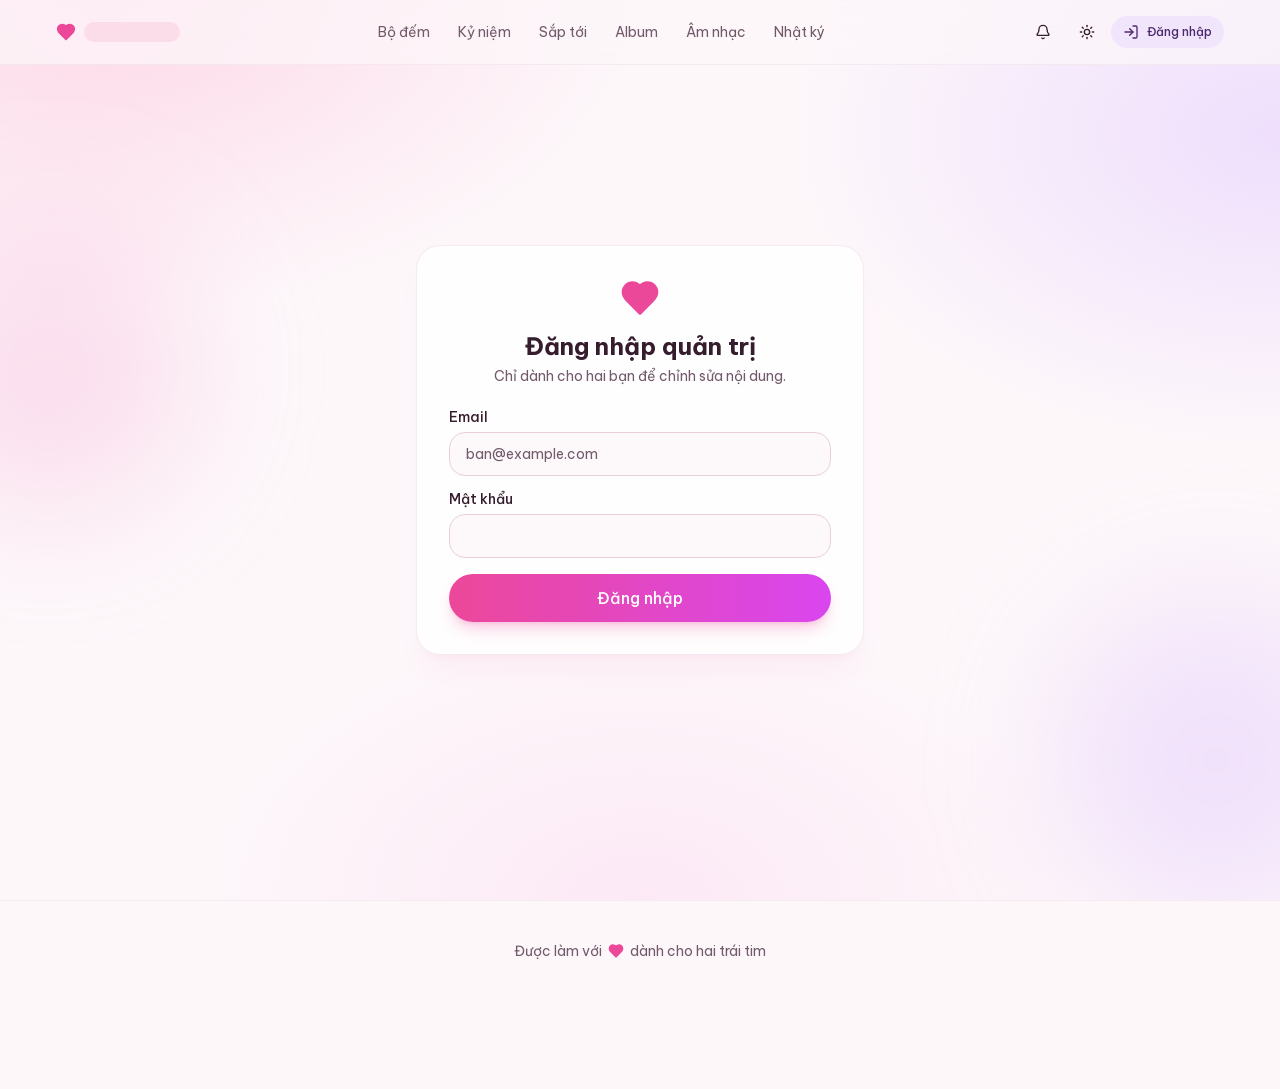
<file: login/index.html>
<!DOCTYPE html><!--uoDob_ZvRdjpAeoH_KGPc--><html lang="vi" class="__variable_6d0faf __variable_8149aa"><head><meta charSet="utf-8"/><meta name="viewport" content="width=device-width, initial-scale=1"/><link rel="stylesheet" href="/_next/static/css/051e83f7795ea4bc.css" data-precedence="next"/><link rel="preload" as="script" fetchPriority="low" href="/_next/static/chunks/webpack-a908bea2ae0d6012.js"/><script src="/_next/static/chunks/4bd1b696-c023c6e3521b1417.js" async=""></script><script src="/_next/static/chunks/255-09fb0d129bb12f51.js" async=""></script><script src="/_next/static/chunks/main-app-3d567fc9f764b488.js" async=""></script><script src="/_next/static/chunks/44530001-6a14ce924906b4cd.js" async=""></script><script src="/_next/static/chunks/545-3b29d9e974eccf56.js" async=""></script><script src="/_next/static/chunks/82-1ed20d29b1942eb7.js" async=""></script><script src="/_next/static/chunks/146-676a3ccfbc1ae2bc.js" async=""></script><script src="/_next/static/chunks/619-9168df9c2a29b74b.js" async=""></script><script src="/_next/static/chunks/848-14072fbcd5449dd8.js" async=""></script><script src="/_next/static/chunks/577-89d31c0e419f32e5.js" async=""></script><script src="/_next/static/chunks/531-cd89e9d6afe585ce.js" async=""></script><script src="/_next/static/chunks/app/layout-2a44fe46a2966924.js" async=""></script><script src="/_next/static/chunks/app/error-6f0ba57e7aeb6a8e.js" async=""></script><script src="/_next/static/chunks/app/not-found-c13239a4c99b8b50.js" async=""></script><script src="/_next/static/chunks/app/login/page-918d0c19fa81d6be.js" async=""></script><meta name="theme-color" media="(prefers-color-scheme: light)" content="#fdf2f8"/><meta name="theme-color" media="(prefers-color-scheme: dark)" content="#14101c"/><title>Đăng nhập | Couple Love Counter</title><meta name="description" content="Website dành cho các cặp đôi: đếm ngày yêu nhau theo thời gian thực, lưu giữ kỷ niệm, album ảnh, playlist và nhật ký tình yêu."/><meta name="application-name" content="Couple Love Counter"/><meta name="keywords" content="đếm ngày yêu nhau,love counter,kỷ niệm tình yêu,album ảnh cặp đôi,nhật ký tình yêu"/><meta name="robots" content="noindex, nofollow"/><link rel="canonical" href="https://khaitrang.click/"/><meta property="og:title" content="Couple Love Counter - Đếm ngày yêu nhau"/><meta property="og:description" content="Website dành cho các cặp đôi: đếm ngày yêu nhau theo thời gian thực, lưu giữ kỷ niệm, album ảnh, playlist và nhật ký tình yêu."/><meta property="og:url" content="https://khaitrang.click/"/><meta property="og:site_name" content="Couple Love Counter"/><meta property="og:locale" content="vi_VN"/><meta property="og:type" content="website"/><meta name="twitter:card" content="summary"/><meta name="twitter:title" content="Couple Love Counter - Đếm ngày yêu nhau"/><meta name="twitter:description" content="Website dành cho các cặp đôi: đếm ngày yêu nhau theo thời gian thực, lưu giữ kỷ niệm, album ảnh, playlist và nhật ký tình yêu."/><link rel="icon" href="/icon.svg?c6a1fd4ae6cc5571" type="image/svg+xml" sizes="any"/><script src="/_next/static/chunks/polyfills-42372ed130431b0a.js" noModule=""></script></head><body class="min-h-screen font-sans antialiased"><div hidden=""><!--$--><!--/$--></div><script>((a,b,c,d,e,f,g,h)=>{let i=document.documentElement,j=["light","dark"];function k(b){var c;(Array.isArray(a)?a:[a]).forEach(a=>{let c="class"===a,d=c&&f?e.map(a=>f[a]||a):e;c?(i.classList.remove(...d),i.classList.add(f&&f[b]?f[b]:b)):i.setAttribute(a,b)}),c=b,h&&j.includes(c)&&(i.style.colorScheme=c)}if(d)k(d);else try{let a=localStorage.getItem(b)||c,d=g&&"system"===a?window.matchMedia("(prefers-color-scheme: dark)").matches?"dark":"light":a;k(d)}catch(a){}})("class","theme","system",null,["light","dark"],null,true,true)</script><div class="app-bg" aria-hidden="true"></div><div class="pointer-events-none fixed inset-0 -z-10 overflow-hidden" aria-hidden="true"><div class="absolute -left-24 top-1/4 size-72 animate-float rounded-full bg-pink-300/30 blur-3xl dark:bg-pink-600/15"></div><div class="absolute -right-24 top-2/3 size-80 animate-float-slow rounded-full bg-purple-300/30 blur-3xl dark:bg-purple-600/15"></div></div><header class="fixed inset-x-0 top-0 z-50 border-b border-border/50 bg-background/70 backdrop-blur-xl"><div class="container flex h-16 items-center justify-between gap-4"><a class="flex items-center gap-2 font-semibold" aria-label="Trang chủ" href="/"><svg xmlns="http://www.w3.org/2000/svg" width="24" height="24" viewBox="0 0 24 24" fill="none" stroke="currentColor" stroke-width="2" stroke-linecap="round" stroke-linejoin="round" class="lucide lucide-heart size-5 animate-heartbeat fill-pink-500 text-pink-500"><path d="M19 14c1.49-1.46 3-3.21 3-5.5A5.5 5.5 0 0 0 16.5 3c-1.76 0-3 .5-4.5 2-1.5-1.5-2.74-2-4.5-2A5.5 5.5 0 0 0 2 8.5c0 2.3 1.5 4.05 3 5.5l7 7Z"></path></svg><div aria-hidden="true" class="animate-pulse rounded-2xl bg-primary/10 dark:bg-white/10 h-5 w-24"></div></a><nav class="hidden items-center gap-1 lg:flex" aria-label="Điều hướng chính"><a class="rounded-full px-3 py-1.5 text-sm text-muted-foreground transition-colors hover:bg-accent hover:text-accent-foreground" href="/#counter">Bộ đếm</a><a class="rounded-full px-3 py-1.5 text-sm text-muted-foreground transition-colors hover:bg-accent hover:text-accent-foreground" href="/#timeline">Kỷ niệm</a><a class="rounded-full px-3 py-1.5 text-sm text-muted-foreground transition-colors hover:bg-accent hover:text-accent-foreground" href="/#upcoming">Sắp tới</a><a class="rounded-full px-3 py-1.5 text-sm text-muted-foreground transition-colors hover:bg-accent hover:text-accent-foreground" href="/#album">Album</a><a class="rounded-full px-3 py-1.5 text-sm text-muted-foreground transition-colors hover:bg-accent hover:text-accent-foreground" href="/#music">Âm nhạc</a><a class="rounded-full px-3 py-1.5 text-sm text-muted-foreground transition-colors hover:bg-accent hover:text-accent-foreground" href="/#diary">Nhật ký</a></nav><div class="flex items-center gap-1"><button class="inline-flex items-center justify-center gap-2 whitespace-nowrap rounded-full text-sm font-medium transition-all focus-visible:outline-none focus-visible:ring-2 focus-visible:ring-ring focus-visible:ring-offset-2 focus-visible:ring-offset-background disabled:pointer-events-none disabled:opacity-50 [&amp;_svg]:pointer-events-none [&amp;_svg]:size-4 [&amp;_svg]:shrink-0 hover:bg-accent hover:text-accent-foreground size-10" aria-label="Tắt thông báo" title="Tắt thông báo"><svg xmlns="http://www.w3.org/2000/svg" width="24" height="24" viewBox="0 0 24 24" fill="none" stroke="currentColor" stroke-width="2" stroke-linecap="round" stroke-linejoin="round" class="lucide lucide-bell"><path d="M10.268 21a2 2 0 0 0 3.464 0"></path><path d="M3.262 15.326A1 1 0 0 0 4 17h16a1 1 0 0 0 .74-1.673C19.41 13.956 18 12.499 18 8A6 6 0 0 0 6 8c0 4.499-1.411 5.956-2.738 7.326"></path></svg></button><button class="inline-flex items-center justify-center gap-2 whitespace-nowrap rounded-full text-sm font-medium transition-all focus-visible:outline-none focus-visible:ring-2 focus-visible:ring-ring focus-visible:ring-offset-2 focus-visible:ring-offset-background disabled:pointer-events-none disabled:opacity-50 [&amp;_svg]:pointer-events-none [&amp;_svg]:size-4 [&amp;_svg]:shrink-0 hover:bg-accent hover:text-accent-foreground size-10" aria-label="Đổi giao diện sáng/tối" title="Đổi giao diện sáng/tối"><svg xmlns="http://www.w3.org/2000/svg" width="24" height="24" viewBox="0 0 24 24" fill="none" stroke="currentColor" stroke-width="2" stroke-linecap="round" stroke-linejoin="round" class="lucide lucide-sun dark:hidden"><circle cx="12" cy="12" r="4"></circle><path d="M12 2v2"></path><path d="M12 20v2"></path><path d="m4.93 4.93 1.41 1.41"></path><path d="m17.66 17.66 1.41 1.41"></path><path d="M2 12h2"></path><path d="M20 12h2"></path><path d="m6.34 17.66-1.41 1.41"></path><path d="m19.07 4.93-1.41 1.41"></path></svg><svg xmlns="http://www.w3.org/2000/svg" width="24" height="24" viewBox="0 0 24 24" fill="none" stroke="currentColor" stroke-width="2" stroke-linecap="round" stroke-linejoin="round" class="lucide lucide-moon hidden dark:block"><path d="M12 3a6 6 0 0 0 9 9 9 9 0 1 1-9-9Z"></path></svg></button><a class="items-center justify-center gap-2 whitespace-nowrap rounded-full font-medium transition-all focus-visible:outline-none focus-visible:ring-2 focus-visible:ring-ring focus-visible:ring-offset-2 focus-visible:ring-offset-background disabled:pointer-events-none disabled:opacity-50 [&amp;_svg]:pointer-events-none [&amp;_svg]:size-4 [&amp;_svg]:shrink-0 bg-secondary text-secondary-foreground hover:bg-secondary/70 h-8 px-3 text-xs hidden sm:inline-flex" href="/login/"><svg xmlns="http://www.w3.org/2000/svg" width="24" height="24" viewBox="0 0 24 24" fill="none" stroke="currentColor" stroke-width="2" stroke-linecap="round" stroke-linejoin="round" class="lucide lucide-log-in"><path d="M15 3h4a2 2 0 0 1 2 2v14a2 2 0 0 1-2 2h-4"></path><polyline points="10 17 15 12 10 7"></polyline><line x1="15" x2="3" y1="12" y2="12"></line></svg> Đăng nhập</a><button class="inline-flex items-center justify-center gap-2 whitespace-nowrap rounded-full text-sm font-medium transition-all focus-visible:outline-none focus-visible:ring-2 focus-visible:ring-ring focus-visible:ring-offset-2 focus-visible:ring-offset-background disabled:pointer-events-none disabled:opacity-50 [&amp;_svg]:pointer-events-none [&amp;_svg]:size-4 [&amp;_svg]:shrink-0 hover:bg-accent hover:text-accent-foreground size-10 lg:hidden" aria-label="Mở menu" aria-expanded="false"><svg xmlns="http://www.w3.org/2000/svg" width="24" height="24" viewBox="0 0 24 24" fill="none" stroke="currentColor" stroke-width="2" stroke-linecap="round" stroke-linejoin="round" class="lucide lucide-menu"><line x1="4" x2="20" y1="12" y2="12"></line><line x1="4" x2="20" y1="6" y2="6"></line><line x1="4" x2="20" y1="18" y2="18"></line></svg></button></div></div></header><main><div class="container flex min-h-screen flex-col items-center justify-center py-24"><div class="rounded-3xl border border-border/60 bg-card/80 text-card-foreground shadow-xl shadow-pink-500/5 backdrop-blur-md w-full max-w-md p-8"><div class="mb-6 text-center"><svg xmlns="http://www.w3.org/2000/svg" width="24" height="24" viewBox="0 0 24 24" fill="none" stroke="currentColor" stroke-width="2" stroke-linecap="round" stroke-linejoin="round" class="lucide lucide-heart mx-auto size-10 animate-heartbeat fill-pink-500 text-pink-500"><path d="M19 14c1.49-1.46 3-3.21 3-5.5A5.5 5.5 0 0 0 16.5 3c-1.76 0-3 .5-4.5 2-1.5-1.5-2.74-2-4.5-2A5.5 5.5 0 0 0 2 8.5c0 2.3 1.5 4.05 3 5.5l7 7Z"></path></svg><h1 class="mt-3 text-2xl font-bold">Đăng nhập quản trị</h1><p class="mt-1 text-sm text-muted-foreground">Chỉ dành cho hai bạn để chỉnh sửa nội dung.</p></div><form class="grid gap-4"><div class="grid gap-2"><label class="text-sm font-medium leading-none peer-disabled:cursor-not-allowed peer-disabled:opacity-70" for="email">Email</label><input type="email" class="flex h-11 w-full rounded-2xl border border-input bg-background/70 px-4 py-2 text-sm transition-colors file:border-0 file:bg-transparent file:text-sm file:font-medium placeholder:text-muted-foreground focus-visible:outline-none focus-visible:ring-2 focus-visible:ring-ring disabled:cursor-not-allowed disabled:opacity-50" id="email" autoComplete="email" required="" placeholder="ban@example.com" value=""/></div><div class="grid gap-2"><label class="text-sm font-medium leading-none peer-disabled:cursor-not-allowed peer-disabled:opacity-70" for="password">Mật khẩu</label><input type="password" class="flex h-11 w-full rounded-2xl border border-input bg-background/70 px-4 py-2 text-sm transition-colors file:border-0 file:bg-transparent file:text-sm file:font-medium placeholder:text-muted-foreground focus-visible:outline-none focus-visible:ring-2 focus-visible:ring-ring disabled:cursor-not-allowed disabled:opacity-50" id="password" autoComplete="current-password" required="" value=""/></div><button class="inline-flex items-center justify-center gap-2 whitespace-nowrap rounded-full font-medium transition-all focus-visible:outline-none focus-visible:ring-2 focus-visible:ring-ring focus-visible:ring-offset-2 focus-visible:ring-offset-background disabled:pointer-events-none disabled:opacity-50 [&amp;_svg]:pointer-events-none [&amp;_svg]:size-4 [&amp;_svg]:shrink-0 bg-gradient-to-r from-pink-500 to-fuchsia-500 text-primary-foreground shadow-lg shadow-pink-500/25 hover:shadow-pink-500/40 hover:brightness-105 active:scale-[0.98] h-12 px-8 text-base" type="submit">Đăng nhập</button></form></div></div><!--$--><!--/$--></main><footer class="border-t border-border/50 py-10 pb-32 text-center text-sm text-muted-foreground"><p class="flex items-center justify-center gap-1.5">Được làm với <svg xmlns="http://www.w3.org/2000/svg" width="24" height="24" viewBox="0 0 24 24" fill="none" stroke="currentColor" stroke-width="2" stroke-linecap="round" stroke-linejoin="round" class="lucide lucide-heart size-4 fill-pink-500 text-pink-500"><path d="M19 14c1.49-1.46 3-3.21 3-5.5A5.5 5.5 0 0 0 16.5 3c-1.76 0-3 .5-4.5 2-1.5-1.5-2.74-2-4.5-2A5.5 5.5 0 0 0 2 8.5c0 2.3 1.5 4.05 3 5.5l7 7Z"></path></svg> dành cho hai trái tim</p></footer><section aria-label="Notifications alt+T" tabindex="-1" aria-live="polite" aria-relevant="additions text" aria-atomic="false"></section><audio preload="metadata"></audio><div class="fixed z-40 overflow-hidden rounded-3xl border border-border bg-card shadow-2xl pointer-events-none -left-[9999px] top-0 w-[22rem]" aria-hidden="true"><div class="aspect-video w-full hidden"></div></div><script src="/_next/static/chunks/webpack-a908bea2ae0d6012.js" id="_R_" async=""></script><script>(self.__next_f=self.__next_f||[]).push([0])</script><script>self.__next_f.push([1,"1:\"$Sreact.fragment\"\n2:I[1715,[\"730\",\"static/chunks/44530001-6a14ce924906b4cd.js\",\"545\",\"static/chunks/545-3b29d9e974eccf56.js\",\"82\",\"static/chunks/82-1ed20d29b1942eb7.js\",\"146\",\"static/chunks/146-676a3ccfbc1ae2bc.js\",\"619\",\"static/chunks/619-9168df9c2a29b74b.js\",\"848\",\"static/chunks/848-14072fbcd5449dd8.js\",\"577\",\"static/chunks/577-89d31c0e419f32e5.js\",\"531\",\"static/chunks/531-cd89e9d6afe585ce.js\",\"177\",\"static/chunks/app/layout-2a44fe46a2966924.js\"],\"ThemeProvider\"]\n3:I[4852,[\"730\",\"static/chunks/44530001-6a14ce924906b4cd.js\",\"545\",\"static/chunks/545-3b29d9e974eccf56.js\",\"82\",\"static/chunks/82-1ed20d29b1942eb7.js\",\"146\",\"static/chunks/146-676a3ccfbc1ae2bc.js\",\"619\",\"static/chunks/619-9168df9c2a29b74b.js\",\"848\",\"static/chunks/848-14072fbcd5449dd8.js\",\"577\",\"static/chunks/577-89d31c0e419f32e5.js\",\"531\",\"static/chunks/531-cd89e9d6afe585ce.js\",\"177\",\"static/chunks/app/layout-2a44fe46a2966924.js\"],\"AuthProvider\"]\n4:I[8923,[\"730\",\"static/chunks/44530001-6a14ce924906b4cd.js\",\"545\",\"static/chunks/545-3b29d9e974eccf56.js\",\"82\",\"static/chunks/82-1ed20d29b1942eb7.js\",\"146\",\"static/chunks/146-676a3ccfbc1ae2bc.js\",\"619\",\"static/chunks/619-9168df9c2a29b74b.js\",\"848\",\"static/chunks/848-14072fbcd5449dd8.js\",\"577\",\"static/chunks/577-89d31c0e419f32e5.js\",\"531\",\"static/chunks/531-cd89e9d6afe585ce.js\",\"177\",\"static/chunks/app/layout-2a44fe46a2966924.js\"],\"CoupleProvider\"]\n5:I[8129,[\"730\",\"static/chunks/44530001-6a14ce924906b4cd.js\",\"545\",\"static/chunks/545-3b29d9e974eccf56.js\",\"82\",\"static/chunks/82-1ed20d29b1942eb7.js\",\"146\",\"static/chunks/146-676a3ccfbc1ae2bc.js\",\"619\",\"static/chunks/619-9168df9c2a29b74b.js\",\"848\",\"static/chunks/848-14072fbcd5449dd8.js\",\"577\",\"static/chunks/577-89d31c0e419f32e5.js\",\"531\",\"static/chunks/531-cd89e9d6afe585ce.js\",\"177\",\"static/chunks/app/layout-2a44fe46a2966924.js\"],\"NotificationProvider\"]\n6:I[5827,[\"730\",\"static/chunks/44530001-6a14ce924906b4cd.js\",\"545\",\"static/chunks/545-3b29d9e974eccf56.js\",\"82\",\"static/chunks/82-1ed20d29b1942eb7.js\",\"146\",\"static/chunks/146-676a3ccfbc1ae2bc.js\",\"619\",\"static/c"])</script><script>self.__next_f.push([1,"hunks/619-9168df9c2a29b74b.js\",\"848\",\"static/chunks/848-14072fbcd5449dd8.js\",\"577\",\"static/chunks/577-89d31c0e419f32e5.js\",\"531\",\"static/chunks/531-cd89e9d6afe585ce.js\",\"177\",\"static/chunks/app/layout-2a44fe46a2966924.js\"],\"PlayerProvider\"]\n7:I[2938,[\"730\",\"static/chunks/44530001-6a14ce924906b4cd.js\",\"545\",\"static/chunks/545-3b29d9e974eccf56.js\",\"82\",\"static/chunks/82-1ed20d29b1942eb7.js\",\"146\",\"static/chunks/146-676a3ccfbc1ae2bc.js\",\"619\",\"static/chunks/619-9168df9c2a29b74b.js\",\"848\",\"static/chunks/848-14072fbcd5449dd8.js\",\"577\",\"static/chunks/577-89d31c0e419f32e5.js\",\"531\",\"static/chunks/531-cd89e9d6afe585ce.js\",\"177\",\"static/chunks/app/layout-2a44fe46a2966924.js\"],\"SiteHeader\"]\n8:I[9766,[],\"\"]\n9:I[9520,[\"545\",\"static/chunks/545-3b29d9e974eccf56.js\",\"39\",\"static/chunks/app/error-6f0ba57e7aeb6a8e.js\"],\"default\"]\na:I[8924,[],\"\"]\nb:I[2619,[\"619\",\"static/chunks/619-9168df9c2a29b74b.js\",\"345\",\"static/chunks/app/not-found-c13239a4c99b8b50.js\"],\"\"]\nc:I[1783,[\"730\",\"static/chunks/44530001-6a14ce924906b4cd.js\",\"545\",\"static/chunks/545-3b29d9e974eccf56.js\",\"82\",\"static/chunks/82-1ed20d29b1942eb7.js\",\"146\",\"static/chunks/146-676a3ccfbc1ae2bc.js\",\"619\",\"static/chunks/619-9168df9c2a29b74b.js\",\"848\",\"static/chunks/848-14072fbcd5449dd8.js\",\"577\",\"static/chunks/577-89d31c0e419f32e5.js\",\"531\",\"static/chunks/531-cd89e9d6afe585ce.js\",\"177\",\"static/chunks/app/layout-2a44fe46a2966924.js\"],\"MusicPlayer\"]\nd:I[5021,[\"730\",\"static/chunks/44530001-6a14ce924906b4cd.js\",\"545\",\"static/chunks/545-3b29d9e974eccf56.js\",\"82\",\"static/chunks/82-1ed20d29b1942eb7.js\",\"146\",\"static/chunks/146-676a3ccfbc1ae2bc.js\",\"619\",\"static/chunks/619-9168df9c2a29b74b.js\",\"848\",\"static/chunks/848-14072fbcd5449dd8.js\",\"577\",\"static/chunks/577-89d31c0e419f32e5.js\",\"531\",\"static/chunks/531-cd89e9d6afe585ce.js\",\"177\",\"static/chunks/app/layout-2a44fe46a2966924.js\"],\"NotificationPopup\"]\ne:I[2626,[\"730\",\"static/chunks/44530001-6a14ce924906b4cd.js\",\"545\",\"static/chunks/545-3b29d9e974eccf56.js\",\"82\",\"static/chunks/82-1ed20d29b1942eb7.js\",\"146\",\"static/chunks/146-676a3ccf"])</script><script>self.__next_f.push([1,"bc1ae2bc.js\",\"619\",\"static/chunks/619-9168df9c2a29b74b.js\",\"848\",\"static/chunks/848-14072fbcd5449dd8.js\",\"577\",\"static/chunks/577-89d31c0e419f32e5.js\",\"531\",\"static/chunks/531-cd89e9d6afe585ce.js\",\"177\",\"static/chunks/app/layout-2a44fe46a2966924.js\"],\"AppToaster\"]\nf:I[1959,[],\"ClientPageRoot\"]\n10:I[9453,[\"730\",\"static/chunks/44530001-6a14ce924906b4cd.js\",\"545\",\"static/chunks/545-3b29d9e974eccf56.js\",\"82\",\"static/chunks/82-1ed20d29b1942eb7.js\",\"520\",\"static/chunks/app/login/page-918d0c19fa81d6be.js\"],\"default\"]\n13:I[4431,[],\"OutletBoundary\"]\n15:I[5278,[],\"AsyncMetadataOutlet\"]\n17:I[4431,[],\"ViewportBoundary\"]\n19:I[4431,[],\"MetadataBoundary\"]\n1a:\"$Sreact.suspense\"\n1c:I[7150,[],\"\"]\n:HL[\"/_next/static/css/051e83f7795ea4bc.css\",\"style\"]\n"])</script><script>self.__next_f.push([1,"0:{\"P\":null,\"b\":\"uoDob_ZvRdjpAeoH_KGPc\",\"p\":\"\",\"c\":[\"\",\"login\",\"\"],\"i\":false,\"f\":[[[\"\",{\"children\":[\"login\",{\"children\":[\"__PAGE__\",{}]}]},\"$undefined\",\"$undefined\",true],[\"\",[\"$\",\"$1\",\"c\",{\"children\":[[[\"$\",\"link\",\"0\",{\"rel\":\"stylesheet\",\"href\":\"/_next/static/css/051e83f7795ea4bc.css\",\"precedence\":\"next\",\"crossOrigin\":\"$undefined\",\"nonce\":\"$undefined\"}]],[\"$\",\"html\",null,{\"lang\":\"vi\",\"suppressHydrationWarning\":true,\"className\":\"__variable_6d0faf __variable_8149aa\",\"children\":[\"$\",\"body\",null,{\"className\":\"min-h-screen font-sans antialiased\",\"children\":[\"$\",\"$L2\",null,{\"attribute\":\"class\",\"defaultTheme\":\"system\",\"enableSystem\":true,\"disableTransitionOnChange\":true,\"children\":[\"$\",\"$L3\",null,{\"children\":[\"$\",\"$L4\",null,{\"children\":[\"$\",\"$L5\",null,{\"children\":[\"$\",\"$L6\",null,{\"children\":[[\"$\",\"div\",null,{\"className\":\"app-bg\",\"aria-hidden\":\"true\"}],[\"$\",\"div\",null,{\"className\":\"pointer-events-none fixed inset-0 -z-10 overflow-hidden\",\"aria-hidden\":\"true\",\"children\":[[\"$\",\"div\",null,{\"className\":\"absolute -left-24 top-1/4 size-72 animate-float rounded-full bg-pink-300/30 blur-3xl dark:bg-pink-600/15\"}],[\"$\",\"div\",null,{\"className\":\"absolute -right-24 top-2/3 size-80 animate-float-slow rounded-full bg-purple-300/30 blur-3xl dark:bg-purple-600/15\"}]]}],[\"$\",\"$L7\",null,{}],[\"$\",\"main\",null,{\"children\":[\"$\",\"$L8\",null,{\"parallelRouterKey\":\"children\",\"error\":\"$9\",\"errorStyles\":[],\"errorScripts\":[],\"template\":[\"$\",\"$La\",null,{}],\"templateStyles\":\"$undefined\",\"templateScripts\":\"$undefined\",\"notFound\":[[\"$\",\"div\",null,{\"className\":\"container flex min-h-screen flex-col items-center justify-center gap-4 text-center\",\"children\":[[\"$\",\"svg\",null,{\"ref\":\"$undefined\",\"xmlns\":\"http://www.w3.org/2000/svg\",\"width\":24,\"height\":24,\"viewBox\":\"0 0 24 24\",\"fill\":\"none\",\"stroke\":\"currentColor\",\"strokeWidth\":2,\"strokeLinecap\":\"round\",\"strokeLinejoin\":\"round\",\"className\":\"lucide lucide-heart size-14 animate-heartbeat fill-pink-500 text-pink-500\",\"children\":[[\"$\",\"path\",\"c3ymky\",{\"d\":\"M19 14c1.49-1.46 3-3.21 3-5.5A5.5 5.5 0 0 0 16.5 3c-1.76 0-3 .5-4.5 2-1.5-1.5-2.74-2-4.5-2A5.5 5.5 0 0 0 2 8.5c0 2.3 1.5 4.05 3 5.5l7 7Z\"}],\"$undefined\"]}],[\"$\",\"h1\",null,{\"className\":\"text-3xl font-bold\",\"children\":\"Không tìm thấy trang\"}],[\"$\",\"p\",null,{\"className\":\"text-muted-foreground\",\"children\":\"Có vẻ như trang bạn tìm không tồn tại.\"}],[\"$\",\"$Lb\",null,{\"href\":\"/\",\"children\":\"Về trang chủ\",\"className\":\"inline-flex items-center justify-center gap-2 whitespace-nowrap rounded-full text-sm font-medium transition-all focus-visible:outline-none focus-visible:ring-2 focus-visible:ring-ring focus-visible:ring-offset-2 focus-visible:ring-offset-background disabled:pointer-events-none disabled:opacity-50 [\u0026_svg]:pointer-events-none [\u0026_svg]:size-4 [\u0026_svg]:shrink-0 bg-gradient-to-r from-pink-500 to-fuchsia-500 text-primary-foreground shadow-lg shadow-pink-500/25 hover:shadow-pink-500/40 hover:brightness-105 active:scale-[0.98] h-10 px-5 py-2\",\"ref\":null}]]}],[]],\"forbidden\":\"$undefined\",\"unauthorized\":\"$undefined\"}]}],[\"$\",\"footer\",null,{\"className\":\"border-t border-border/50 py-10 pb-32 text-center text-sm text-muted-foreground\",\"children\":[\"$\",\"p\",null,{\"className\":\"flex items-center justify-center gap-1.5\",\"children\":[\"Được làm với \",[\"$\",\"svg\",null,{\"ref\":\"$undefined\",\"xmlns\":\"http://www.w3.org/2000/svg\",\"width\":24,\"height\":24,\"viewBox\":\"0 0 24 24\",\"fill\":\"none\",\"stroke\":\"currentColor\",\"strokeWidth\":2,\"strokeLinecap\":\"round\",\"strokeLinejoin\":\"round\",\"className\":\"lucide lucide-heart size-4 fill-pink-500 text-pink-500\",\"children\":[[\"$\",\"path\",\"c3ymky\",{\"d\":\"M19 14c1.49-1.46 3-3.21 3-5.5A5.5 5.5 0 0 0 16.5 3c-1.76 0-3 .5-4.5 2-1.5-1.5-2.74-2-4.5-2A5.5 5.5 0 0 0 2 8.5c0 2.3 1.5 4.05 3 5.5l7 7Z\"}],\"$undefined\"]}],\" dành cho hai trái tim\"]}]}],[\"$\",\"$Lc\",null,{}],[\"$\",\"$Ld\",null,{}],[\"$\",\"$Le\",null,{}]]}]}]}]}]}]}]}]]}],{\"children\":[\"login\",[\"$\",\"$1\",\"c\",{\"children\":[null,[\"$\",\"$L8\",null,{\"parallelRouterKey\":\"children\",\"error\":\"$undefined\",\"errorStyles\":\"$undefined\",\"errorScripts\":\"$undefined\",\"template\":[\"$\",\"$La\",null,{}],\"templateStyles\":\"$undefined\",\"templateScripts\":\"$undefined\",\"notFound\":\"$undefined\",\"forbidden\":\"$undefined\",\"unauthorized\":\"$undefined\"}]]}],{\"children\":[\"__PAGE__\",[\"$\",\"$1\",\"c\",{\"children\":[[\"$\",\"$Lf\",null,{\"Component\":\"$10\",\"searchParams\":{},\"params\":{},\"promises\":[\"$@11\",\"$@12\"]}],null,[\"$\",\"$L13\",null,{\"children\":[\"$L14\",[\"$\",\"$L15\",null,{\"promise\":\"$@16\"}]]}]]}],{},null,false]},null,false]},null,false],[\"$\",\"$1\",\"h\",{\"children\":[null,[[\"$\",\"$L17\",null,{\"children\":\"$L18\"}],null],[\"$\",\"$L19\",null,{\"children\":[\"$\",\"div\",null,{\"hidden\":true,\"children\":[\"$\",\"$1a\",null,{\"fallback\":null,\"children\":\"$L1b\"}]}]}]]}],false]],\"m\":\"$undefined\",\"G\":[\"$1c\",[]],\"s\":false,\"S\":true}\n"])</script><script>self.__next_f.push([1,"11:{}\n12:\"$0:f:0:1:2:children:2:children:1:props:children:0:props:params\"\n"])</script><script>self.__next_f.push([1,"18:[[\"$\",\"meta\",\"0\",{\"charSet\":\"utf-8\"}],[\"$\",\"meta\",\"1\",{\"name\":\"viewport\",\"content\":\"width=device-width, initial-scale=1\"}],[\"$\",\"meta\",\"2\",{\"name\":\"theme-color\",\"media\":\"(prefers-color-scheme: light)\",\"content\":\"#fdf2f8\"}],[\"$\",\"meta\",\"3\",{\"name\":\"theme-color\",\"media\":\"(prefers-color-scheme: dark)\",\"content\":\"#14101c\"}]]\n14:null\n"])</script><script>self.__next_f.push([1,"1d:I[622,[],\"IconMark\"]\n"])</script><script>self.__next_f.push([1,"16:{\"metadata\":[[\"$\",\"title\",\"0\",{\"children\":\"Đăng nhập | Couple Love Counter\"}],[\"$\",\"meta\",\"1\",{\"name\":\"description\",\"content\":\"Website dành cho các cặp đôi: đếm ngày yêu nhau theo thời gian thực, lưu giữ kỷ niệm, album ảnh, playlist và nhật ký tình yêu.\"}],[\"$\",\"meta\",\"2\",{\"name\":\"application-name\",\"content\":\"Couple Love Counter\"}],[\"$\",\"meta\",\"3\",{\"name\":\"keywords\",\"content\":\"đếm ngày yêu nhau,love counter,kỷ niệm tình yêu,album ảnh cặp đôi,nhật ký tình yêu\"}],[\"$\",\"meta\",\"4\",{\"name\":\"robots\",\"content\":\"noindex, nofollow\"}],[\"$\",\"link\",\"5\",{\"rel\":\"canonical\",\"href\":\"https://khaitrang.click/\"}],[\"$\",\"meta\",\"6\",{\"property\":\"og:title\",\"content\":\"Couple Love Counter - Đếm ngày yêu nhau\"}],[\"$\",\"meta\",\"7\",{\"property\":\"og:description\",\"content\":\"Website dành cho các cặp đôi: đếm ngày yêu nhau theo thời gian thực, lưu giữ kỷ niệm, album ảnh, playlist và nhật ký tình yêu.\"}],[\"$\",\"meta\",\"8\",{\"property\":\"og:url\",\"content\":\"https://khaitrang.click/\"}],[\"$\",\"meta\",\"9\",{\"property\":\"og:site_name\",\"content\":\"Couple Love Counter\"}],[\"$\",\"meta\",\"10\",{\"property\":\"og:locale\",\"content\":\"vi_VN\"}],[\"$\",\"meta\",\"11\",{\"property\":\"og:type\",\"content\":\"website\"}],[\"$\",\"meta\",\"12\",{\"name\":\"twitter:card\",\"content\":\"summary\"}],[\"$\",\"meta\",\"13\",{\"name\":\"twitter:title\",\"content\":\"Couple Love Counter - Đếm ngày yêu nhau\"}],[\"$\",\"meta\",\"14\",{\"name\":\"twitter:description\",\"content\":\"Website dành cho các cặp đôi: đếm ngày yêu nhau theo thời gian thực, lưu giữ kỷ niệm, album ảnh, playlist và nhật ký tình yêu.\"}],[\"$\",\"link\",\"15\",{\"rel\":\"icon\",\"href\":\"/icon.svg?c6a1fd4ae6cc5571\",\"type\":\"image/svg+xml\",\"sizes\":\"any\"}],[\"$\",\"$L1d\",\"16\",{}]],\"error\":null,\"digest\":\"$undefined\"}\n"])</script><script>self.__next_f.push([1,"1b:\"$16:metadata\"\n"])</script></body></html>
</file>
<file: _next/static/css/051e83f7795ea4bc.css>
@font-face{font-family:Be Vietnam Pro;font-style:normal;font-weight:300;font-display:swap;src:url(/_next/static/media/5662512df8b0ccdf-s.p.woff2) format("woff2");unicode-range:u+0102-0103,u+0110-0111,u+0128-0129,u+0168-0169,u+01a0-01a1,u+01af-01b0,u+0300-0301,u+0303-0304,u+0308-0309,u+0323,u+0329,u+1ea0-1ef9,u+20ab}@font-face{font-family:Be Vietnam Pro;font-style:normal;font-weight:300;font-display:swap;src:url(/_next/static/media/07ef58f5f6014a87-s.woff2) format("woff2");unicode-range:u+0100-02ba,u+02bd-02c5,u+02c7-02cc,u+02ce-02d7,u+02dd-02ff,u+0304,u+0308,u+0329,u+1d00-1dbf,u+1e00-1e9f,u+1ef2-1eff,u+2020,u+20a0-20ab,u+20ad-20c4,u+2113,u+2c60-2c7f,u+a720-a7ff}@font-face{font-family:Be Vietnam Pro;font-style:normal;font-weight:300;font-display:swap;src:url(/_next/static/media/5ab5267d02dae909-s.p.woff2) format("woff2");unicode-range:u+00??,u+0131,u+0152-0153,u+02bb-02bc,u+02c6,u+02da,u+02dc,u+0304,u+0308,u+0329,u+2000-206f,u+20ac,u+2122,u+2191,u+2193,u+2212,u+2215,u+feff,u+fffd}@font-face{font-family:Be Vietnam Pro;font-style:normal;font-weight:400;font-display:swap;src:url(/_next/static/media/cd79e1ff94fa521b-s.p.woff2) format("woff2");unicode-range:u+0102-0103,u+0110-0111,u+0128-0129,u+0168-0169,u+01a0-01a1,u+01af-01b0,u+0300-0301,u+0303-0304,u+0308-0309,u+0323,u+0329,u+1ea0-1ef9,u+20ab}@font-face{font-family:Be Vietnam Pro;font-style:normal;font-weight:400;font-display:swap;src:url(/_next/static/media/89362aa296165c6d-s.woff2) format("woff2");unicode-range:u+0100-02ba,u+02bd-02c5,u+02c7-02cc,u+02ce-02d7,u+02dd-02ff,u+0304,u+0308,u+0329,u+1d00-1dbf,u+1e00-1e9f,u+1ef2-1eff,u+2020,u+20a0-20ab,u+20ad-20c4,u+2113,u+2c60-2c7f,u+a720-a7ff}@font-face{font-family:Be Vietnam Pro;font-style:normal;font-weight:400;font-display:swap;src:url(/_next/static/media/e11f95d95ac59fa4-s.p.woff2) format("woff2");unicode-range:u+00??,u+0131,u+0152-0153,u+02bb-02bc,u+02c6,u+02da,u+02dc,u+0304,u+0308,u+0329,u+2000-206f,u+20ac,u+2122,u+2191,u+2193,u+2212,u+2215,u+feff,u+fffd}@font-face{font-family:Be Vietnam Pro;font-style:normal;font-weight:500;font-display:swap;src:url(/_next/static/media/00f4982f357db61e-s.p.woff2) format("woff2");unicode-range:u+0102-0103,u+0110-0111,u+0128-0129,u+0168-0169,u+01a0-01a1,u+01af-01b0,u+0300-0301,u+0303-0304,u+0308-0309,u+0323,u+0329,u+1ea0-1ef9,u+20ab}@font-face{font-family:Be Vietnam Pro;font-style:normal;font-weight:500;font-display:swap;src:url(/_next/static/media/62a3c74fa0e47362-s.woff2) format("woff2");unicode-range:u+0100-02ba,u+02bd-02c5,u+02c7-02cc,u+02ce-02d7,u+02dd-02ff,u+0304,u+0308,u+0329,u+1d00-1dbf,u+1e00-1e9f,u+1ef2-1eff,u+2020,u+20a0-20ab,u+20ad-20c4,u+2113,u+2c60-2c7f,u+a720-a7ff}@font-face{font-family:Be Vietnam Pro;font-style:normal;font-weight:500;font-display:swap;src:url(/_next/static/media/8201559e247ad180-s.p.woff2) format("woff2");unicode-range:u+00??,u+0131,u+0152-0153,u+02bb-02bc,u+02c6,u+02da,u+02dc,u+0304,u+0308,u+0329,u+2000-206f,u+20ac,u+2122,u+2191,u+2193,u+2212,u+2215,u+feff,u+fffd}@font-face{font-family:Be Vietnam Pro;font-style:normal;font-weight:600;font-display:swap;src:url(/_next/static/media/2173e4bb28c315da-s.p.woff2) format("woff2");unicode-range:u+0102-0103,u+0110-0111,u+0128-0129,u+0168-0169,u+01a0-01a1,u+01af-01b0,u+0300-0301,u+0303-0304,u+0308-0309,u+0323,u+0329,u+1ea0-1ef9,u+20ab}@font-face{font-family:Be Vietnam Pro;font-style:normal;font-weight:600;font-display:swap;src:url(/_next/static/media/c6f81e539d11fc99-s.woff2) format("woff2");unicode-range:u+0100-02ba,u+02bd-02c5,u+02c7-02cc,u+02ce-02d7,u+02dd-02ff,u+0304,u+0308,u+0329,u+1d00-1dbf,u+1e00-1e9f,u+1ef2-1eff,u+2020,u+20a0-20ab,u+20ad-20c4,u+2113,u+2c60-2c7f,u+a720-a7ff}@font-face{font-family:Be Vietnam Pro;font-style:normal;font-weight:600;font-display:swap;src:url(/_next/static/media/25ab8995c98996d7-s.p.woff2) format("woff2");unicode-range:u+00??,u+0131,u+0152-0153,u+02bb-02bc,u+02c6,u+02da,u+02dc,u+0304,u+0308,u+0329,u+2000-206f,u+20ac,u+2122,u+2191,u+2193,u+2212,u+2215,u+feff,u+fffd}@font-face{font-family:Be Vietnam Pro;font-style:normal;font-weight:700;font-display:swap;src:url(/_next/static/media/9ddf1512dbee9c99-s.p.woff2) format("woff2");unicode-range:u+0102-0103,u+0110-0111,u+0128-0129,u+0168-0169,u+01a0-01a1,u+01af-01b0,u+0300-0301,u+0303-0304,u+0308-0309,u+0323,u+0329,u+1ea0-1ef9,u+20ab}@font-face{font-family:Be Vietnam Pro;font-style:normal;font-weight:700;font-display:swap;src:url(/_next/static/media/8247d8d2a376ae43-s.woff2) format("woff2");unicode-range:u+0100-02ba,u+02bd-02c5,u+02c7-02cc,u+02ce-02d7,u+02dd-02ff,u+0304,u+0308,u+0329,u+1d00-1dbf,u+1e00-1e9f,u+1ef2-1eff,u+2020,u+20a0-20ab,u+20ad-20c4,u+2113,u+2c60-2c7f,u+a720-a7ff}@font-face{font-family:Be Vietnam Pro;font-style:normal;font-weight:700;font-display:swap;src:url(/_next/static/media/e270c9fc4fe96f5a-s.p.woff2) format("woff2");unicode-range:u+00??,u+0131,u+0152-0153,u+02bb-02bc,u+02c6,u+02da,u+02dc,u+0304,u+0308,u+0329,u+2000-206f,u+20ac,u+2122,u+2191,u+2193,u+2212,u+2215,u+feff,u+fffd}@font-face{font-family:Be Vietnam Pro Fallback;src:local("Arial");ascent-override:90.61%;descent-override:24.01%;line-gap-override:0.00%;size-adjust:110.36%}.__className_6d0faf{font-family:Be Vietnam Pro,Be Vietnam Pro Fallback;font-style:normal}.__variable_6d0faf{--font-sans:"Be Vietnam Pro","Be Vietnam Pro Fallback"}@font-face{font-family:Dancing Script;font-style:normal;font-weight:400 700;font-display:swap;src:url(/_next/static/media/325259dae461ae2a-s.p.woff2) format("woff2");unicode-range:u+0102-0103,u+0110-0111,u+0128-0129,u+0168-0169,u+01a0-01a1,u+01af-01b0,u+0300-0301,u+0303-0304,u+0308-0309,u+0323,u+0329,u+1ea0-1ef9,u+20ab}@font-face{font-family:Dancing Script;font-style:normal;font-weight:400 700;font-display:swap;src:url(/_next/static/media/d8f3713f2c4f699b-s.woff2) format("woff2");unicode-range:u+0100-02ba,u+02bd-02c5,u+02c7-02cc,u+02ce-02d7,u+02dd-02ff,u+0304,u+0308,u+0329,u+1d00-1dbf,u+1e00-1e9f,u+1ef2-1eff,u+2020,u+20a0-20ab,u+20ad-20c4,u+2113,u+2c60-2c7f,u+a720-a7ff}@font-face{font-family:Dancing Script;font-style:normal;font-weight:400 700;font-display:swap;src:url(/_next/static/media/0e9d289c6eb42bf7-s.p.woff2) format("woff2");unicode-range:u+00??,u+0131,u+0152-0153,u+02bb-02bc,u+02c6,u+02da,u+02dc,u+0304,u+0308,u+0329,u+2000-206f,u+20ac,u+2122,u+2191,u+2193,u+2212,u+2215,u+feff,u+fffd}@font-face{font-family:Dancing Script Fallback;src:local("Arial");ascent-override:112.99%;descent-override:34.39%;line-gap-override:0.00%;size-adjust:81.43%}.__className_8149aa{font-family:Dancing Script,Dancing Script Fallback;font-style:normal}.__variable_8149aa{--font-script:"Dancing Script","Dancing Script Fallback"}*,:after,:before{--tw-border-spacing-x:0;--tw-border-spacing-y:0;--tw-translate-x:0;--tw-translate-y:0;--tw-rotate:0;--tw-skew-x:0;--tw-skew-y:0;--tw-scale-x:1;--tw-scale-y:1;--tw-pan-x: ;--tw-pan-y: ;--tw-pinch-zoom: ;--tw-scroll-snap-strictness:proximity;--tw-gradient-from-position: ;--tw-gradient-via-position: ;--tw-gradient-to-position: ;--tw-ordinal: ;--tw-slashed-zero: ;--tw-numeric-figure: ;--tw-numeric-spacing: ;--tw-numeric-fraction: ;--tw-ring-inset: ;--tw-ring-offset-width:0px;--tw-ring-offset-color:#fff;--tw-ring-color:rgb(59 130 246/0.5);--tw-ring-offset-shadow:0 0 #0000;--tw-ring-shadow:0 0 #0000;--tw-shadow:0 0 #0000;--tw-shadow-colored:0 0 #0000;--tw-blur: ;--tw-brightness: ;--tw-contrast: ;--tw-grayscale: ;--tw-hue-rotate: ;--tw-invert: ;--tw-saturate: ;--tw-sepia: ;--tw-drop-shadow: ;--tw-backdrop-blur: ;--tw-backdrop-brightness: ;--tw-backdrop-contrast: ;--tw-backdrop-grayscale: ;--tw-backdrop-hue-rotate: ;--tw-backdrop-invert: ;--tw-backdrop-opacity: ;--tw-backdrop-saturate: ;--tw-backdrop-sepia: ;--tw-contain-size: ;--tw-contain-layout: ;--tw-contain-paint: ;--tw-contain-style: }::backdrop{--tw-border-spacing-x:0;--tw-border-spacing-y:0;--tw-translate-x:0;--tw-translate-y:0;--tw-rotate:0;--tw-skew-x:0;--tw-skew-y:0;--tw-scale-x:1;--tw-scale-y:1;--tw-pan-x: ;--tw-pan-y: ;--tw-pinch-zoom: ;--tw-scroll-snap-strictness:proximity;--tw-gradient-from-position: ;--tw-gradient-via-position: ;--tw-gradient-to-position: ;--tw-ordinal: ;--tw-slashed-zero: ;--tw-numeric-figure: ;--tw-numeric-spacing: ;--tw-numeric-fraction: ;--tw-ring-inset: ;--tw-ring-offset-width:0px;--tw-ring-offset-color:#fff;--tw-ring-color:rgb(59 130 246/0.5);--tw-ring-offset-shadow:0 0 #0000;--tw-ring-shadow:0 0 #0000;--tw-shadow:0 0 #0000;--tw-shadow-colored:0 0 #0000;--tw-blur: ;--tw-brightness: ;--tw-contrast: ;--tw-grayscale: ;--tw-hue-rotate: ;--tw-invert: ;--tw-saturate: ;--tw-sepia: ;--tw-drop-shadow: ;--tw-backdrop-blur: ;--tw-backdrop-brightness: ;--tw-backdrop-contrast: ;--tw-backdrop-grayscale: ;--tw-backdrop-hue-rotate: ;--tw-backdrop-invert: ;--tw-backdrop-opacity: ;--tw-backdrop-saturate: ;--tw-backdrop-sepia: ;--tw-contain-size: ;--tw-contain-layout: ;--tw-contain-paint: ;--tw-contain-style: }/*
! tailwindcss v3.4.19 | MIT License | https://tailwindcss.com
*/*,:after,:before{box-sizing:border-box;border:0 solid #e5e7eb}:after,:before{--tw-content:""}:host,html{line-height:1.5;-webkit-text-size-adjust:100%;-moz-tab-size:4;-o-tab-size:4;tab-size:4;font-family:var(--font-sans),system-ui,sans-serif;font-feature-settings:normal;font-variation-settings:normal;-webkit-tap-highlight-color:transparent}body{margin:0;line-height:inherit}hr{height:0;color:inherit;border-top-width:1px}abbr:where([title]){-webkit-text-decoration:underline dotted;text-decoration:underline dotted}h1,h2,h3,h4,h5,h6{font-size:inherit;font-weight:inherit}a{color:inherit;text-decoration:inherit}b,strong{font-weight:bolder}code,kbd,pre,samp{font-family:ui-monospace,SFMono-Regular,Menlo,Monaco,Consolas,Liberation Mono,Courier New,monospace;font-feature-settings:normal;font-variation-settings:normal;font-size:1em}small{font-size:80%}sub,sup{font-size:75%;line-height:0;position:relative;vertical-align:baseline}sub{bottom:-.25em}sup{top:-.5em}table{text-indent:0;border-color:inherit;border-collapse:collapse}button,input,optgroup,select,textarea{font-family:inherit;font-feature-settings:inherit;font-variation-settings:inherit;font-size:100%;font-weight:inherit;line-height:inherit;letter-spacing:inherit;color:inherit;margin:0;padding:0}button,select{text-transform:none}button,input:where([type=button]),input:where([type=reset]),input:where([type=submit]){-webkit-appearance:button;background-color:transparent;background-image:none}:-moz-focusring{outline:auto}:-moz-ui-invalid{box-shadow:none}progress{vertical-align:baseline}::-webkit-inner-spin-button,::-webkit-outer-spin-button{height:auto}[type=search]{-webkit-appearance:textfield;outline-offset:-2px}::-webkit-search-decoration{-webkit-appearance:none}::-webkit-file-upload-button{-webkit-appearance:button;font:inherit}summary{display:list-item}blockquote,dd,dl,figure,h1,h2,h3,h4,h5,h6,hr,p,pre{margin:0}fieldset{margin:0}fieldset,legend{padding:0}menu,ol,ul{list-style:none;margin:0;padding:0}dialog{padding:0}textarea{resize:vertical}input::-moz-placeholder,textarea::-moz-placeholder{opacity:1;color:#9ca3af}input::placeholder,textarea::placeholder{opacity:1;color:#9ca3af}[role=button],button{cursor:pointer}:disabled{cursor:default}audio,canvas,embed,iframe,img,object,svg,video{display:block;vertical-align:middle}img,video{max-width:100%;height:auto}[hidden]:where(:not([hidden=until-found])){display:none}:root{--background:330 60% 98%;--foreground:320 30% 16%;--card:0 0% 100%;--card-foreground:320 30% 16%;--popover:0 0% 100%;--popover-foreground:320 30% 16%;--primary:336 82% 58%;--primary-foreground:0 0% 100%;--secondary:270 70% 94%;--secondary-foreground:270 45% 30%;--muted:330 40% 95%;--muted-foreground:320 12% 40%;--accent:280 60% 94%;--accent-foreground:280 40% 25%;--destructive:0 78% 52%;--destructive-foreground:0 0% 100%;--border:330 40% 90%;--input:330 35% 86%;--ring:336 82% 58%;--radius:1.5rem}.dark{--background:270 28% 8%;--foreground:330 30% 95%;--card:270 24% 12%;--card-foreground:330 30% 95%;--popover:270 24% 12%;--popover-foreground:330 30% 95%;--primary:336 80% 68%;--primary-foreground:270 30% 10%;--secondary:270 25% 22%;--secondary-foreground:270 60% 92%;--muted:270 20% 16%;--muted-foreground:320 10% 72%;--accent:270 25% 20%;--accent-foreground:330 30% 95%;--destructive:0 70% 55%;--destructive-foreground:0 0% 100%;--border:270 20% 22%;--input:270 20% 24%;--ring:336 80% 68%}*{border-color:hsl(var(--border))}html{scroll-behavior:smooth}body{background-color:hsl(var(--background));color:hsl(var(--foreground))}@media (prefers-reduced-motion:reduce){html{scroll-behavior:auto}*,:after,:before{animation-duration:.01ms!important;animation-iteration-count:1!important;transition-duration:.01ms!important}}.container{width:100%;margin-right:auto;margin-left:auto;padding-right:1rem;padding-left:1rem}@media (min-width:1200px){.container{max-width:1200px}}.sr-only{position:absolute;width:1px;height:1px;padding:0;margin:-1px;overflow:hidden;clip:rect(0,0,0,0);white-space:nowrap;border-width:0}.pointer-events-none{pointer-events:none}.fixed{position:fixed}.absolute{position:absolute}.relative{position:relative}.inset-0{inset:0}.inset-x-0{left:0;right:0}.inset-x-3{left:.75rem;right:.75rem}.-left-24{left:-6rem}.-left-\[9999px\]{left:-9999px}.-right-24{right:-6rem}.bottom-0{bottom:0}.bottom-3{bottom:.75rem}.left-1\/2{left:50%}.left-3{left:.75rem}.left-4{left:1rem}.right-2{right:.5rem}.right-3{right:.75rem}.right-4{right:1rem}.top-0{top:0}.top-1\/2{top:50%}.top-1\/4{top:25%}.top-2{top:.5rem}.top-2\/3{top:66.666667%}.top-20{top:5rem}.top-4{top:1rem}.top-6{top:1.5rem}.-z-10{z-index:-10}.z-40{z-index:40}.z-50{z-index:50}.z-\[60\]{z-index:60}.z-\[70\]{z-index:70}.col-span-2{grid-column:span 2/span 2}.-mx-6{margin-left:-1.5rem;margin-right:-1.5rem}.mx-auto{margin-left:auto;margin-right:auto}.-mt-6{margin-top:-1.5rem}.mb-6{margin-bottom:1.5rem}.mb-8{margin-bottom:2rem}.mt-0\.5{margin-top:.125rem}.mt-1{margin-top:.25rem}.mt-1\.5{margin-top:.375rem}.mt-2{margin-top:.5rem}.mt-24{margin-top:6rem}.mt-3{margin-top:.75rem}.mt-4{margin-top:1rem}.mt-6{margin-top:1.5rem}.mt-8{margin-top:2rem}.mt-auto{margin-top:auto}.line-clamp-4{overflow:hidden;display:-webkit-box;-webkit-box-orient:vertical;-webkit-line-clamp:4}.block{display:block}.inline-block{display:inline-block}.flex{display:flex}.inline-flex{display:inline-flex}.table{display:table}.grid{display:grid}.hidden{display:none}.aspect-\[16\/10\]{aspect-ratio:16/10}.aspect-\[16\/9\]{aspect-ratio:16/9}.aspect-square{aspect-ratio:1/1}.aspect-video{aspect-ratio:16/9}.size-10{width:2.5rem;height:2.5rem}.size-11{width:2.75rem;height:2.75rem}.size-12{width:3rem;height:3rem}.size-14{width:3.5rem;height:3.5rem}.size-24{width:6rem;height:6rem}.size-3\.5{width:.875rem;height:.875rem}.size-32{width:8rem;height:8rem}.size-4{width:1rem;height:1rem}.size-5{width:1.25rem;height:1.25rem}.size-6{width:1.5rem;height:1.5rem}.size-72{width:18rem;height:18rem}.size-8{width:2rem;height:2rem}.size-80{width:20rem;height:20rem}.size-full{width:100%;height:100%}.h-1\.5{height:.375rem}.h-10{height:2.5rem}.h-11{height:2.75rem}.h-12{height:3rem}.h-14{height:3.5rem}.h-16{height:4rem}.h-20{height:5rem}.h-28{height:7rem}.h-5{height:1.25rem}.h-6{height:1.5rem}.h-72{height:18rem}.h-8{height:2rem}.h-9{height:2.25rem}.h-96{height:24rem}.h-\[75vh\]{height:75vh}.h-auto{height:auto}.h-full{height:100%}.max-h-56{max-height:14rem}.max-h-\[90vh\]{max-height:90vh}.min-h-\[110px\]{min-height:110px}.min-h-\[160px\]{min-height:160px}.min-h-screen{min-height:100vh}.w-10{width:2.5rem}.w-11{width:2.75rem}.w-20{width:5rem}.w-24{width:6rem}.w-64{width:16rem}.w-72{width:18rem}.w-\[22rem\]{width:22rem}.w-\[calc\(100\%-2rem\)\]{width:calc(100% - 2rem)}.w-full{width:100%}.w-px{width:1px}.min-w-0{min-width:0}.max-w-2xl{max-width:42rem}.max-w-3xl{max-width:48rem}.max-w-40{max-width:10rem}.max-w-5xl{max-width:64rem}.max-w-\[calc\(100vw-2rem\)\]{max-width:calc(100vw - 2rem)}.max-w-lg{max-width:32rem}.max-w-md{max-width:28rem}.max-w-xl{max-width:36rem}.flex-1{flex:1 1 0%}.shrink-0{flex-shrink:0}.grow{flex-grow:1}.-translate-x-1\/2{--tw-translate-x:-50%}.-translate-x-1\/2,.-translate-y-1\/2{transform:translate(var(--tw-translate-x),var(--tw-translate-y)) rotate(var(--tw-rotate)) skewX(var(--tw-skew-x)) skewY(var(--tw-skew-y)) scaleX(var(--tw-scale-x)) scaleY(var(--tw-scale-y))}.-translate-y-1\/2{--tw-translate-y:-50%}.translate-x-px{--tw-translate-x:1px}.rotate-180,.translate-x-px{transform:translate(var(--tw-translate-x),var(--tw-translate-y)) rotate(var(--tw-rotate)) skewX(var(--tw-skew-x)) skewY(var(--tw-skew-y)) scaleX(var(--tw-scale-x)) scaleY(var(--tw-scale-y))}.rotate-180{--tw-rotate:180deg}.animate-float{animation:float 14s ease-in-out infinite}@keyframes float{0%,to{transform:translateZ(0) scale(1)}50%{transform:translate3d(20px,-30px,0) scale(1.08)}}.animate-float-slow{animation:float 22s ease-in-out infinite reverse}@keyframes heartbeat{0%,to{transform:scale(1)}14%{transform:scale(1.18)}28%{transform:scale(1)}42%{transform:scale(1.12)}70%{transform:scale(1)}}.animate-heartbeat{animation:heartbeat 1.8s ease-in-out infinite}@keyframes pulse{50%{opacity:.5}}.animate-pulse{animation:pulse 2s cubic-bezier(.4,0,.6,1) infinite}@keyframes spin{to{transform:rotate(1turn)}}.animate-spin{animation:spin 1s linear infinite}@keyframes spin-slow{to{transform:rotate(1turn)}}.animate-spin-slow{animation:spin-slow 8s linear infinite}.cursor-pointer{cursor:pointer}.touch-none{touch-action:none}.select-none{-webkit-user-select:none;-moz-user-select:none;user-select:none}.scroll-mt-24{scroll-margin-top:6rem}.grid-cols-1{grid-template-columns:repeat(1,minmax(0,1fr))}.grid-cols-2{grid-template-columns:repeat(2,minmax(0,1fr))}.flex-col{flex-direction:column}.flex-col-reverse{flex-direction:column-reverse}.flex-wrap{flex-wrap:wrap}.place-items-center{place-items:center}.items-start{align-items:flex-start}.items-center{align-items:center}.justify-center{justify-content:center}.justify-between{justify-content:space-between}.gap-0\.5{gap:.125rem}.gap-1{gap:.25rem}.gap-1\.5{gap:.375rem}.gap-2{gap:.5rem}.gap-3{gap:.75rem}.gap-4{gap:1rem}.gap-5{gap:1.25rem}.gap-6{gap:1.5rem}.space-y-3>:not([hidden])~:not([hidden]){--tw-space-y-reverse:0;margin-top:calc(.75rem * calc(1 - var(--tw-space-y-reverse)));margin-bottom:calc(.75rem * var(--tw-space-y-reverse))}.space-y-4>:not([hidden])~:not([hidden]){--tw-space-y-reverse:0;margin-top:calc(1rem * calc(1 - var(--tw-space-y-reverse)));margin-bottom:calc(1rem * var(--tw-space-y-reverse))}.space-y-6>:not([hidden])~:not([hidden]){--tw-space-y-reverse:0;margin-top:calc(1.5rem * calc(1 - var(--tw-space-y-reverse)));margin-bottom:calc(1.5rem * var(--tw-space-y-reverse))}.divide-y>:not([hidden])~:not([hidden]){--tw-divide-y-reverse:0;border-top-width:calc(1px * calc(1 - var(--tw-divide-y-reverse)));border-bottom-width:calc(1px * var(--tw-divide-y-reverse))}.divide-border\/60>:not([hidden])~:not([hidden]){border-color:hsl(var(--border)/.6)}.overflow-hidden{overflow:hidden}.overflow-y-auto{overflow-y:auto}.truncate{overflow:hidden;text-overflow:ellipsis}.truncate,.whitespace-nowrap{white-space:nowrap}.whitespace-pre-line{white-space:pre-line}.rounded-2xl{border-radius:1rem}.rounded-3xl{border-radius:1.5rem}.rounded-\[2rem\]{border-radius:2rem}.rounded-full{border-radius:9999px}.rounded-t-3xl{border-top-left-radius:1.5rem;border-top-right-radius:1.5rem}.border{border-width:1px}.border-0{border-width:0}.border-2{border-width:2px}.border-b{border-bottom-width:1px}.border-t{border-top-width:1px}.border-dashed{border-style:dashed}.border-amber-300\/60{border-color:rgb(252 211 77/.6)}.border-border{border-color:hsl(var(--border))}.border-border\/50{border-color:hsl(var(--border)/.5)}.border-border\/60{border-color:hsl(var(--border)/.6)}.border-input{border-color:hsl(var(--input))}.border-pink-300\/70{border-color:rgb(249 168 212/.7)}.border-primary{border-color:hsl(var(--primary))}.border-transparent{border-color:transparent}.bg-amber-50{--tw-bg-opacity:1;background-color:rgb(255 251 235/var(--tw-bg-opacity,1))}.bg-background{background-color:hsl(var(--background))}.bg-background\/70{background-color:hsl(var(--background)/.7)}.bg-background\/95{background-color:hsl(var(--background)/.95)}.bg-black\/40{background-color:rgb(0 0 0/.4)}.bg-black\/60{background-color:rgb(0 0 0/.6)}.bg-black\/90{background-color:rgb(0 0 0/.9)}.bg-card{background-color:hsl(var(--card))}.bg-card\/50{background-color:hsl(var(--card)/.5)}.bg-card\/60{background-color:hsl(var(--card)/.6)}.bg-card\/70{background-color:hsl(var(--card)/.7)}.bg-card\/80{background-color:hsl(var(--card)/.8)}.bg-card\/85{background-color:hsl(var(--card)/.85)}.bg-destructive{background-color:hsl(var(--destructive))}.bg-muted{background-color:hsl(var(--muted))}.bg-pink-300\/30{background-color:rgb(249 168 212/.3)}.bg-primary\/10{background-color:hsl(var(--primary)/.1)}.bg-primary\/20{background-color:hsl(var(--primary)/.2)}.bg-primary\/5{background-color:hsl(var(--primary)/.05)}.bg-purple-300\/30{background-color:rgb(216 180 254/.3)}.bg-secondary{background-color:hsl(var(--secondary))}.bg-white{--tw-bg-opacity:1;background-color:rgb(255 255 255/var(--tw-bg-opacity,1))}.bg-gradient-to-b{background-image:linear-gradient(to bottom,var(--tw-gradient-stops))}.bg-gradient-to-br{background-image:linear-gradient(to bottom right,var(--tw-gradient-stops))}.bg-gradient-to-r{background-image:linear-gradient(to right,var(--tw-gradient-stops))}.from-pink-100{--tw-gradient-from:#fce7f3 var(--tw-gradient-from-position);--tw-gradient-to:rgb(252 231 243/0) var(--tw-gradient-to-position);--tw-gradient-stops:var(--tw-gradient-from),var(--tw-gradient-to)}.from-pink-300{--tw-gradient-from:#f9a8d4 var(--tw-gradient-from-position);--tw-gradient-to:rgb(249 168 212/0) var(--tw-gradient-to-position);--tw-gradient-stops:var(--tw-gradient-from),var(--tw-gradient-to)}.from-pink-400{--tw-gradient-from:#f472b6 var(--tw-gradient-from-position);--tw-gradient-to:rgb(244 114 182/0) var(--tw-gradient-to-position);--tw-gradient-stops:var(--tw-gradient-from),var(--tw-gradient-to)}.from-pink-50{--tw-gradient-from:#fdf2f8 var(--tw-gradient-from-position);--tw-gradient-to:rgb(253 242 248/0) var(--tw-gradient-to-position);--tw-gradient-stops:var(--tw-gradient-from),var(--tw-gradient-to)}.from-pink-500{--tw-gradient-from:#ec4899 var(--tw-gradient-from-position);--tw-gradient-to:rgb(236 72 153/0) var(--tw-gradient-to-position);--tw-gradient-stops:var(--tw-gradient-from),var(--tw-gradient-to)}.via-fuchsia-400{--tw-gradient-to:rgb(232 121 249/0) var(--tw-gradient-to-position);--tw-gradient-stops:var(--tw-gradient-from),#e879f9 var(--tw-gradient-via-position),var(--tw-gradient-to)}.via-fuchsia-500{--tw-gradient-to:rgb(217 70 239/0) var(--tw-gradient-to-position);--tw-gradient-stops:var(--tw-gradient-from),#d946ef var(--tw-gradient-via-position),var(--tw-gradient-to)}.via-purple-300{--tw-gradient-to:rgb(216 180 254/0) var(--tw-gradient-to-position);--tw-gradient-stops:var(--tw-gradient-from),#d8b4fe var(--tw-gradient-via-position),var(--tw-gradient-to)}.to-fuchsia-500{--tw-gradient-to:#d946ef var(--tw-gradient-to-position)}.to-purple-100{--tw-gradient-to:#f3e8ff var(--tw-gradient-to-position)}.to-purple-400{--tw-gradient-to:#c084fc var(--tw-gradient-to-position)}.to-purple-50{--tw-gradient-to:#faf5ff var(--tw-gradient-to-position)}.to-purple-500{--tw-gradient-to:#a855f7 var(--tw-gradient-to-position)}.to-transparent{--tw-gradient-to:transparent var(--tw-gradient-to-position)}.bg-clip-text{-webkit-background-clip:text;background-clip:text}.fill-current{fill:currentColor}.fill-pink-500{fill:#ec4899}.object-contain{-o-object-fit:contain;object-fit:contain}.object-cover{-o-object-fit:cover;object-fit:cover}.p-1{padding:.25rem}.p-1\.5{padding:.375rem}.p-2{padding:.5rem}.p-3{padding:.75rem}.p-4{padding:1rem}.p-5{padding:1.25rem}.p-6{padding:1.5rem}.p-8{padding:2rem}.px-2{padding-left:.5rem;padding-right:.5rem}.px-3{padding-left:.75rem;padding-right:.75rem}.px-4{padding-left:1rem;padding-right:1rem}.px-5{padding-left:1.25rem;padding-right:1.25rem}.px-6{padding-left:1.5rem;padding-right:1.5rem}.px-8{padding-left:2rem;padding-right:2rem}.py-1{padding-top:.25rem;padding-bottom:.25rem}.py-1\.5{padding-top:.375rem;padding-bottom:.375rem}.py-10{padding-top:2.5rem;padding-bottom:2.5rem}.py-12{padding-top:3rem;padding-bottom:3rem}.py-2{padding-top:.5rem;padding-bottom:.5rem}.py-2\.5{padding-top:.625rem;padding-bottom:.625rem}.py-24{padding-top:6rem;padding-bottom:6rem}.py-3{padding-top:.75rem;padding-bottom:.75rem}.py-6{padding-top:1.5rem;padding-bottom:1.5rem}.py-8{padding-top:2rem;padding-bottom:2rem}.pb-1{padding-bottom:.25rem}.pb-32{padding-bottom:8rem}.pb-6{padding-bottom:1.5rem}.pl-12{padding-left:3rem}.pr-8{padding-right:2rem}.pt-0{padding-top:0}.pt-2{padding-top:.5rem}.pt-24{padding-top:6rem}.pt-28{padding-top:7rem}.pt-3{padding-top:.75rem}.pt-4{padding-top:1rem}.text-center{text-align:center}.text-right{text-align:right}.font-mono{font-family:ui-monospace,SFMono-Regular,Menlo,Monaco,Consolas,Liberation Mono,Courier New,monospace}.font-sans{font-family:var(--font-sans),system-ui,sans-serif}.font-script{font-family:var(--font-script),cursive}.text-2xl{font-size:1.5rem;line-height:2rem}.text-3xl{font-size:1.875rem;line-height:2.25rem}.text-4xl{font-size:2.25rem;line-height:2.5rem}.text-5xl{font-size:3rem;line-height:1}.text-7xl{font-size:4.5rem;line-height:1}.text-base{font-size:1rem;line-height:1.5rem}.text-lg{font-size:1.125rem;line-height:1.75rem}.text-sm{font-size:.875rem;line-height:1.25rem}.text-xl{font-size:1.25rem;line-height:1.75rem}.text-xs{font-size:.75rem;line-height:1rem}.font-bold{font-weight:700}.font-medium{font-weight:500}.font-semibold{font-weight:600}.tabular-nums{--tw-numeric-spacing:tabular-nums;font-variant-numeric:var(--tw-ordinal) var(--tw-slashed-zero) var(--tw-numeric-figure) var(--tw-numeric-spacing) var(--tw-numeric-fraction)}.leading-none{line-height:1}.leading-relaxed{line-height:1.625}.leading-tight{line-height:1.25}.tracking-tight{letter-spacing:-.025em}.text-amber-900{--tw-text-opacity:1;color:rgb(120 53 15/var(--tw-text-opacity,1))}.text-card-foreground{color:hsl(var(--card-foreground))}.text-destructive{color:hsl(var(--destructive))}.text-destructive-foreground{color:hsl(var(--destructive-foreground))}.text-foreground{color:hsl(var(--foreground))}.text-muted-foreground{color:hsl(var(--muted-foreground))}.text-pink-400\/70{color:rgb(244 114 182/.7)}.text-pink-500{--tw-text-opacity:1;color:rgb(236 72 153/var(--tw-text-opacity,1))}.text-primary{color:hsl(var(--primary))}.text-primary-foreground{color:hsl(var(--primary-foreground))}.text-secondary-foreground{color:hsl(var(--secondary-foreground))}.text-transparent{color:transparent}.text-white{--tw-text-opacity:1;color:rgb(255 255 255/var(--tw-text-opacity,1))}.text-white\/70{color:rgb(255 255 255/.7)}.underline-offset-4{text-underline-offset:4px}.antialiased{-webkit-font-smoothing:antialiased;-moz-osx-font-smoothing:grayscale}.opacity-100{opacity:1}.opacity-70{opacity:.7}.shadow{--tw-shadow:0 1px 3px 0 rgb(0 0 0/0.1),0 1px 2px -1px rgb(0 0 0/0.1);--tw-shadow-colored:0 1px 3px 0 var(--tw-shadow-color),0 1px 2px -1px var(--tw-shadow-color)}.shadow,.shadow-2xl{box-shadow:var(--tw-ring-offset-shadow,0 0 #0000),var(--tw-ring-shadow,0 0 #0000),var(--tw-shadow)}.shadow-2xl{--tw-shadow:0 25px 50px -12px rgb(0 0 0/0.25);--tw-shadow-colored:0 25px 50px -12px var(--tw-shadow-color)}.shadow-lg{--tw-shadow:0 10px 15px -3px rgb(0 0 0/0.1),0 4px 6px -4px rgb(0 0 0/0.1);--tw-shadow-colored:0 10px 15px -3px var(--tw-shadow-color),0 4px 6px -4px var(--tw-shadow-color)}.shadow-lg,.shadow-xl{box-shadow:var(--tw-ring-offset-shadow,0 0 #0000),var(--tw-ring-shadow,0 0 #0000),var(--tw-shadow)}.shadow-xl{--tw-shadow:0 20px 25px -5px rgb(0 0 0/0.1),0 8px 10px -6px rgb(0 0 0/0.1);--tw-shadow-colored:0 20px 25px -5px var(--tw-shadow-color),0 8px 10px -6px var(--tw-shadow-color)}.shadow-pink-500\/10{--tw-shadow-color:rgb(236 72 153/0.1);--tw-shadow:var(--tw-shadow-colored)}.shadow-pink-500\/25{--tw-shadow-color:rgb(236 72 153/0.25);--tw-shadow:var(--tw-shadow-colored)}.shadow-pink-500\/30{--tw-shadow-color:rgb(236 72 153/0.3);--tw-shadow:var(--tw-shadow-colored)}.shadow-pink-500\/40{--tw-shadow-color:rgb(236 72 153/0.4);--tw-shadow:var(--tw-shadow-colored)}.shadow-pink-500\/5{--tw-shadow-color:rgb(236 72 153/0.05);--tw-shadow:var(--tw-shadow-colored)}.outline{outline-style:solid}.ring-0{--tw-ring-offset-shadow:var(--tw-ring-inset) 0 0 0 var(--tw-ring-offset-width) var(--tw-ring-offset-color);--tw-ring-shadow:var(--tw-ring-inset) 0 0 0 calc(0px + var(--tw-ring-offset-width)) var(--tw-ring-color)}.ring-0,.ring-4{box-shadow:var(--tw-ring-offset-shadow),var(--tw-ring-shadow),var(--tw-shadow,0 0 #0000)}.ring-4{--tw-ring-offset-shadow:var(--tw-ring-inset) 0 0 0 var(--tw-ring-offset-width) var(--tw-ring-offset-color);--tw-ring-shadow:var(--tw-ring-inset) 0 0 0 calc(4px + var(--tw-ring-offset-width)) var(--tw-ring-color)}.ring-pink-200\/60{--tw-ring-color:rgb(251 207 232/0.6)}.blur-3xl{--tw-blur:blur(64px)}.blur-3xl,.filter{filter:var(--tw-blur) var(--tw-brightness) var(--tw-contrast) var(--tw-grayscale) var(--tw-hue-rotate) var(--tw-invert) var(--tw-saturate) var(--tw-sepia) var(--tw-drop-shadow)}.backdrop-blur-md{--tw-backdrop-blur:blur(12px)}.backdrop-blur-md,.backdrop-blur-sm{backdrop-filter:var(--tw-backdrop-blur) var(--tw-backdrop-brightness) var(--tw-backdrop-contrast) var(--tw-backdrop-grayscale) var(--tw-backdrop-hue-rotate) var(--tw-backdrop-invert) var(--tw-backdrop-opacity) var(--tw-backdrop-saturate) var(--tw-backdrop-sepia)}.backdrop-blur-sm{--tw-backdrop-blur:blur(4px)}.backdrop-blur-xl{--tw-backdrop-blur:blur(24px);backdrop-filter:var(--tw-backdrop-blur) var(--tw-backdrop-brightness) var(--tw-backdrop-contrast) var(--tw-backdrop-grayscale) var(--tw-backdrop-hue-rotate) var(--tw-backdrop-invert) var(--tw-backdrop-opacity) var(--tw-backdrop-saturate) var(--tw-backdrop-sepia)}.transition{transition-property:color,background-color,border-color,text-decoration-color,fill,stroke,opacity,box-shadow,transform,filter,backdrop-filter;transition-timing-function:cubic-bezier(.4,0,.2,1);transition-duration:.15s}.transition-all{transition-property:all;transition-timing-function:cubic-bezier(.4,0,.2,1);transition-duration:.15s}.transition-colors{transition-property:color,background-color,border-color,text-decoration-color,fill,stroke;transition-timing-function:cubic-bezier(.4,0,.2,1);transition-duration:.15s}.transition-opacity{transition-property:opacity;transition-timing-function:cubic-bezier(.4,0,.2,1);transition-duration:.15s}.transition-transform{transition-property:transform;transition-timing-function:cubic-bezier(.4,0,.2,1);transition-duration:.15s}.duration-200{transition-duration:.2s}.duration-500{transition-duration:.5s}@keyframes enter{0%{opacity:var(--tw-enter-opacity,1);transform:translate3d(var(--tw-enter-translate-x,0),var(--tw-enter-translate-y,0),0) scale3d(var(--tw-enter-scale,1),var(--tw-enter-scale,1),var(--tw-enter-scale,1)) rotate(var(--tw-enter-rotate,0))}}@keyframes exit{to{opacity:var(--tw-exit-opacity,1);transform:translate3d(var(--tw-exit-translate-x,0),var(--tw-exit-translate-y,0),0) scale3d(var(--tw-exit-scale,1),var(--tw-exit-scale,1),var(--tw-exit-scale,1)) rotate(var(--tw-exit-rotate,0))}}.duration-200{animation-duration:.2s}.duration-500{animation-duration:.5s}.app-bg{position:fixed;inset:0;z-index:-20;background:radial-gradient(60% 50% at 8% 0,hsl(336 90% 90%/.75),transparent 70%),radial-gradient(55% 50% at 100% 15%,hsl(270 90% 92%/.8),transparent 70%),radial-gradient(50% 45% at 50% 100%,hsl(320 80% 94%/.7),transparent 70%),hsl(var(--background))}.dark .app-bg{background:radial-gradient(60% 50% at 8% 0,hsl(336 60% 22%/.55),transparent 70%),radial-gradient(55% 50% at 100% 15%,hsl(270 60% 26%/.6),transparent 70%),radial-gradient(50% 45% at 50% 100%,hsl(300 50% 18%/.5),transparent 70%),hsl(var(--background))}.file\:border-0::file-selector-button{border-width:0}.file\:bg-transparent::file-selector-button{background-color:transparent}.file\:text-sm::file-selector-button{font-size:.875rem;line-height:1.25rem}.file\:font-medium::file-selector-button{font-weight:500}.placeholder\:text-muted-foreground::-moz-placeholder{color:hsl(var(--muted-foreground))}.placeholder\:text-muted-foreground::placeholder{color:hsl(var(--muted-foreground))}.hover\:-translate-y-1:hover{--tw-translate-y:-0.25rem;transform:translate(var(--tw-translate-x),var(--tw-translate-y)) rotate(var(--tw-rotate)) skewX(var(--tw-skew-x)) skewY(var(--tw-skew-y)) scaleX(var(--tw-scale-x)) scaleY(var(--tw-scale-y))}.hover\:bg-accent:hover{background-color:hsl(var(--accent))}.hover\:bg-destructive\/90:hover{background-color:hsl(var(--destructive)/.9)}.hover\:bg-secondary\/70:hover{background-color:hsl(var(--secondary)/.7)}.hover\:text-accent-foreground:hover{color:hsl(var(--accent-foreground))}.hover\:text-destructive:hover{color:hsl(var(--destructive))}.hover\:underline:hover{text-decoration-line:underline}.hover\:opacity-100:hover{opacity:1}.hover\:shadow-pink-500\/40:hover{--tw-shadow-color:rgb(236 72 153/0.4);--tw-shadow:var(--tw-shadow-colored)}.hover\:brightness-105:hover{--tw-brightness:brightness(1.05);filter:var(--tw-blur) var(--tw-brightness) var(--tw-contrast) var(--tw-grayscale) var(--tw-hue-rotate) var(--tw-invert) var(--tw-saturate) var(--tw-sepia) var(--tw-drop-shadow)}.focus\:outline-none:focus{outline:2px solid transparent;outline-offset:2px}.focus\:ring-2:focus{--tw-ring-offset-shadow:var(--tw-ring-inset) 0 0 0 var(--tw-ring-offset-width) var(--tw-ring-offset-color);--tw-ring-shadow:var(--tw-ring-inset) 0 0 0 calc(2px + var(--tw-ring-offset-width)) var(--tw-ring-color);box-shadow:var(--tw-ring-offset-shadow),var(--tw-ring-shadow),var(--tw-shadow,0 0 #0000)}.focus\:ring-ring:focus{--tw-ring-color:hsl(var(--ring))}.focus-visible\:outline-none:focus-visible{outline:2px solid transparent;outline-offset:2px}.focus-visible\:ring-2:focus-visible{--tw-ring-offset-shadow:var(--tw-ring-inset) 0 0 0 var(--tw-ring-offset-width) var(--tw-ring-offset-color);--tw-ring-shadow:var(--tw-ring-inset) 0 0 0 calc(2px + var(--tw-ring-offset-width)) var(--tw-ring-color);box-shadow:var(--tw-ring-offset-shadow),var(--tw-ring-shadow),var(--tw-shadow,0 0 #0000)}.focus-visible\:ring-ring:focus-visible{--tw-ring-color:hsl(var(--ring))}.focus-visible\:ring-offset-2:focus-visible{--tw-ring-offset-width:2px}.focus-visible\:ring-offset-background:focus-visible{--tw-ring-offset-color:hsl(var(--background))}.active\:scale-\[0\.98\]:active{--tw-scale-x:0.98;--tw-scale-y:0.98;transform:translate(var(--tw-translate-x),var(--tw-translate-y)) rotate(var(--tw-rotate)) skewX(var(--tw-skew-x)) skewY(var(--tw-skew-y)) scaleX(var(--tw-scale-x)) scaleY(var(--tw-scale-y))}.disabled\:pointer-events-none:disabled{pointer-events:none}.disabled\:cursor-not-allowed:disabled{cursor:not-allowed}.disabled\:opacity-50:disabled{opacity:.5}.group:hover .group-hover\:scale-110{--tw-scale-x:1.1;--tw-scale-y:1.1;transform:translate(var(--tw-translate-x),var(--tw-translate-y)) rotate(var(--tw-rotate)) skewX(var(--tw-skew-x)) skewY(var(--tw-skew-y)) scaleX(var(--tw-scale-x)) scaleY(var(--tw-scale-y))}.peer:disabled~.peer-disabled\:cursor-not-allowed{cursor:not-allowed}.peer:disabled~.peer-disabled\:opacity-70{opacity:.7}.data-\[state\=checked\]\:translate-x-5[data-state=checked]{--tw-translate-x:1.25rem}.data-\[state\=checked\]\:translate-x-5[data-state=checked],.data-\[state\=unchecked\]\:translate-x-0[data-state=unchecked]{transform:translate(var(--tw-translate-x),var(--tw-translate-y)) rotate(var(--tw-rotate)) skewX(var(--tw-skew-x)) skewY(var(--tw-skew-y)) scaleX(var(--tw-scale-x)) scaleY(var(--tw-scale-y))}.data-\[state\=unchecked\]\:translate-x-0[data-state=unchecked]{--tw-translate-x:0px}.data-\[state\=checked\]\:bg-primary[data-state=checked]{background-color:hsl(var(--primary))}.data-\[state\=unchecked\]\:bg-input[data-state=unchecked]{background-color:hsl(var(--input))}.data-\[state\=active\]\:bg-gradient-to-r[data-state=active]{background-image:linear-gradient(to right,var(--tw-gradient-stops))}.data-\[state\=active\]\:from-pink-500[data-state=active]{--tw-gradient-from:#ec4899 var(--tw-gradient-from-position);--tw-gradient-to:rgb(236 72 153/0) var(--tw-gradient-to-position);--tw-gradient-stops:var(--tw-gradient-from),var(--tw-gradient-to)}.data-\[state\=active\]\:to-fuchsia-500[data-state=active]{--tw-gradient-to:#d946ef var(--tw-gradient-to-position)}.data-\[state\=active\]\:text-white[data-state=active]{--tw-text-opacity:1;color:rgb(255 255 255/var(--tw-text-opacity,1))}.data-\[state\=active\]\:shadow-md[data-state=active]{--tw-shadow:0 4px 6px -1px rgb(0 0 0/0.1),0 2px 4px -2px rgb(0 0 0/0.1);--tw-shadow-colored:0 4px 6px -1px var(--tw-shadow-color),0 2px 4px -2px var(--tw-shadow-color);box-shadow:var(--tw-ring-offset-shadow,0 0 #0000),var(--tw-ring-shadow,0 0 #0000),var(--tw-shadow)}.data-\[state\=open\]\:animate-in[data-state=open]{animation-name:enter;animation-duration:.15s;--tw-enter-opacity:initial;--tw-enter-scale:initial;--tw-enter-rotate:initial;--tw-enter-translate-x:initial;--tw-enter-translate-y:initial}.data-\[state\=closed\]\:animate-out[data-state=closed]{animation-name:exit;animation-duration:.15s;--tw-exit-opacity:initial;--tw-exit-scale:initial;--tw-exit-rotate:initial;--tw-exit-translate-x:initial;--tw-exit-translate-y:initial}.data-\[state\=closed\]\:fade-out-0[data-state=closed]{--tw-exit-opacity:0}.data-\[state\=open\]\:fade-in-0[data-state=open]{--tw-enter-opacity:0}.data-\[state\=closed\]\:zoom-out-95[data-state=closed]{--tw-exit-scale:.95}.data-\[state\=open\]\:zoom-in-95[data-state=open]{--tw-enter-scale:.95}.dark\:block:is(.dark *){display:block}.dark\:hidden:is(.dark *){display:none}.dark\:border-amber-500\/30:is(.dark *){border-color:rgb(245 158 11/.3)}.dark\:border-pink-500\/30:is(.dark *){border-color:rgb(236 72 153/.3)}.dark\:bg-amber-950\/40:is(.dark *){background-color:rgb(69 26 3/.4)}.dark\:bg-pink-600\/15:is(.dark *){background-color:rgb(219 39 119/.15)}.dark\:bg-purple-600\/15:is(.dark *){background-color:rgb(147 51 234/.15)}.dark\:bg-white\/10:is(.dark *){background-color:rgb(255 255 255/.1)}.dark\:from-pink-950:is(.dark *){--tw-gradient-from:#500724 var(--tw-gradient-from-position);--tw-gradient-to:rgb(80 7 36/0) var(--tw-gradient-to-position);--tw-gradient-stops:var(--tw-gradient-from),var(--tw-gradient-to)}.dark\:from-pink-950\/40:is(.dark *){--tw-gradient-from:rgb(80 7 36/0.4) var(--tw-gradient-from-position);--tw-gradient-to:rgb(80 7 36/0) var(--tw-gradient-to-position);--tw-gradient-stops:var(--tw-gradient-from),var(--tw-gradient-to)}.dark\:to-purple-950:is(.dark *){--tw-gradient-to:#3b0764 var(--tw-gradient-to-position)}.dark\:to-purple-950\/40:is(.dark *){--tw-gradient-to:rgb(59 7 100/0.4) var(--tw-gradient-to-position)}.dark\:text-amber-100:is(.dark *){--tw-text-opacity:1;color:rgb(254 243 199/var(--tw-text-opacity,1))}.dark\:ring-pink-500\/20:is(.dark *){--tw-ring-color:rgb(236 72 153/0.2)}@media (min-width:640px){.sm\:inline-flex{display:inline-flex}.sm\:size-12{width:3rem;height:3rem}.sm\:size-44{width:11rem;height:11rem}.sm\:w-96{width:24rem}.sm\:w-\[28rem\]{width:28rem}.sm\:grid-cols-2{grid-template-columns:repeat(2,minmax(0,1fr))}.sm\:flex-row{flex-direction:row}.sm\:items-end{align-items:flex-end}.sm\:justify-end{justify-content:flex-end}.sm\:justify-between{justify-content:space-between}.sm\:gap-6{gap:1.5rem}.sm\:text-7xl{font-size:4.5rem;line-height:1}.sm\:text-xl{font-size:1.25rem;line-height:1.75rem}}@media (min-width:768px){.md\:left-0{left:0}.md\:left-1\/2{left:50%}.md\:left-auto{left:auto}.md\:right-0{right:0}.md\:col-span-2{grid-column:span 2/span 2}.md\:ml-auto{margin-left:auto}.md\:w-1\/2{width:50%}.md\:w-\[28rem\]{width:28rem}.md\:translate-x-1\/2{--tw-translate-x:50%;transform:translate(var(--tw-translate-x),var(--tw-translate-y)) rotate(var(--tw-rotate)) skewX(var(--tw-skew-x)) skewY(var(--tw-skew-y)) scaleX(var(--tw-scale-x)) scaleY(var(--tw-scale-y))}.md\:grid-cols-2{grid-template-columns:repeat(2,minmax(0,1fr))}.md\:grid-cols-3{grid-template-columns:repeat(3,minmax(0,1fr))}.md\:grid-cols-4{grid-template-columns:repeat(4,minmax(0,1fr))}.md\:gap-5{gap:1.25rem}.md\:p-10{padding:2.5rem}.md\:py-12{padding-top:3rem;padding-bottom:3rem}.md\:pl-0{padding-left:0}.md\:pl-12{padding-left:3rem}.md\:pr-12{padding-right:3rem}.md\:pt-36{padding-top:9rem}.md\:text-3xl{font-size:1.875rem;line-height:2.25rem}.md\:text-4xl{font-size:2.25rem;line-height:2.5rem}.md\:text-5xl{font-size:3rem;line-height:1}.md\:text-base{font-size:1rem;line-height:1.5rem}.md\:opacity-0{opacity:0}.md\:focus-visible\:opacity-100:focus-visible{opacity:1}.group:hover .md\:group-hover\:opacity-100{opacity:1}}@media (min-width:1024px){.lg\:flex{display:flex}.lg\:hidden{display:none}.lg\:grid-cols-3{grid-template-columns:repeat(3,minmax(0,1fr))}.lg\:grid-cols-4{grid-template-columns:repeat(4,minmax(0,1fr))}}.\[\&_svg\]\:pointer-events-none svg{pointer-events:none}.\[\&_svg\]\:size-4 svg{width:1rem;height:1rem}.\[\&_svg\]\:shrink-0 svg{flex-shrink:0}
</file>
